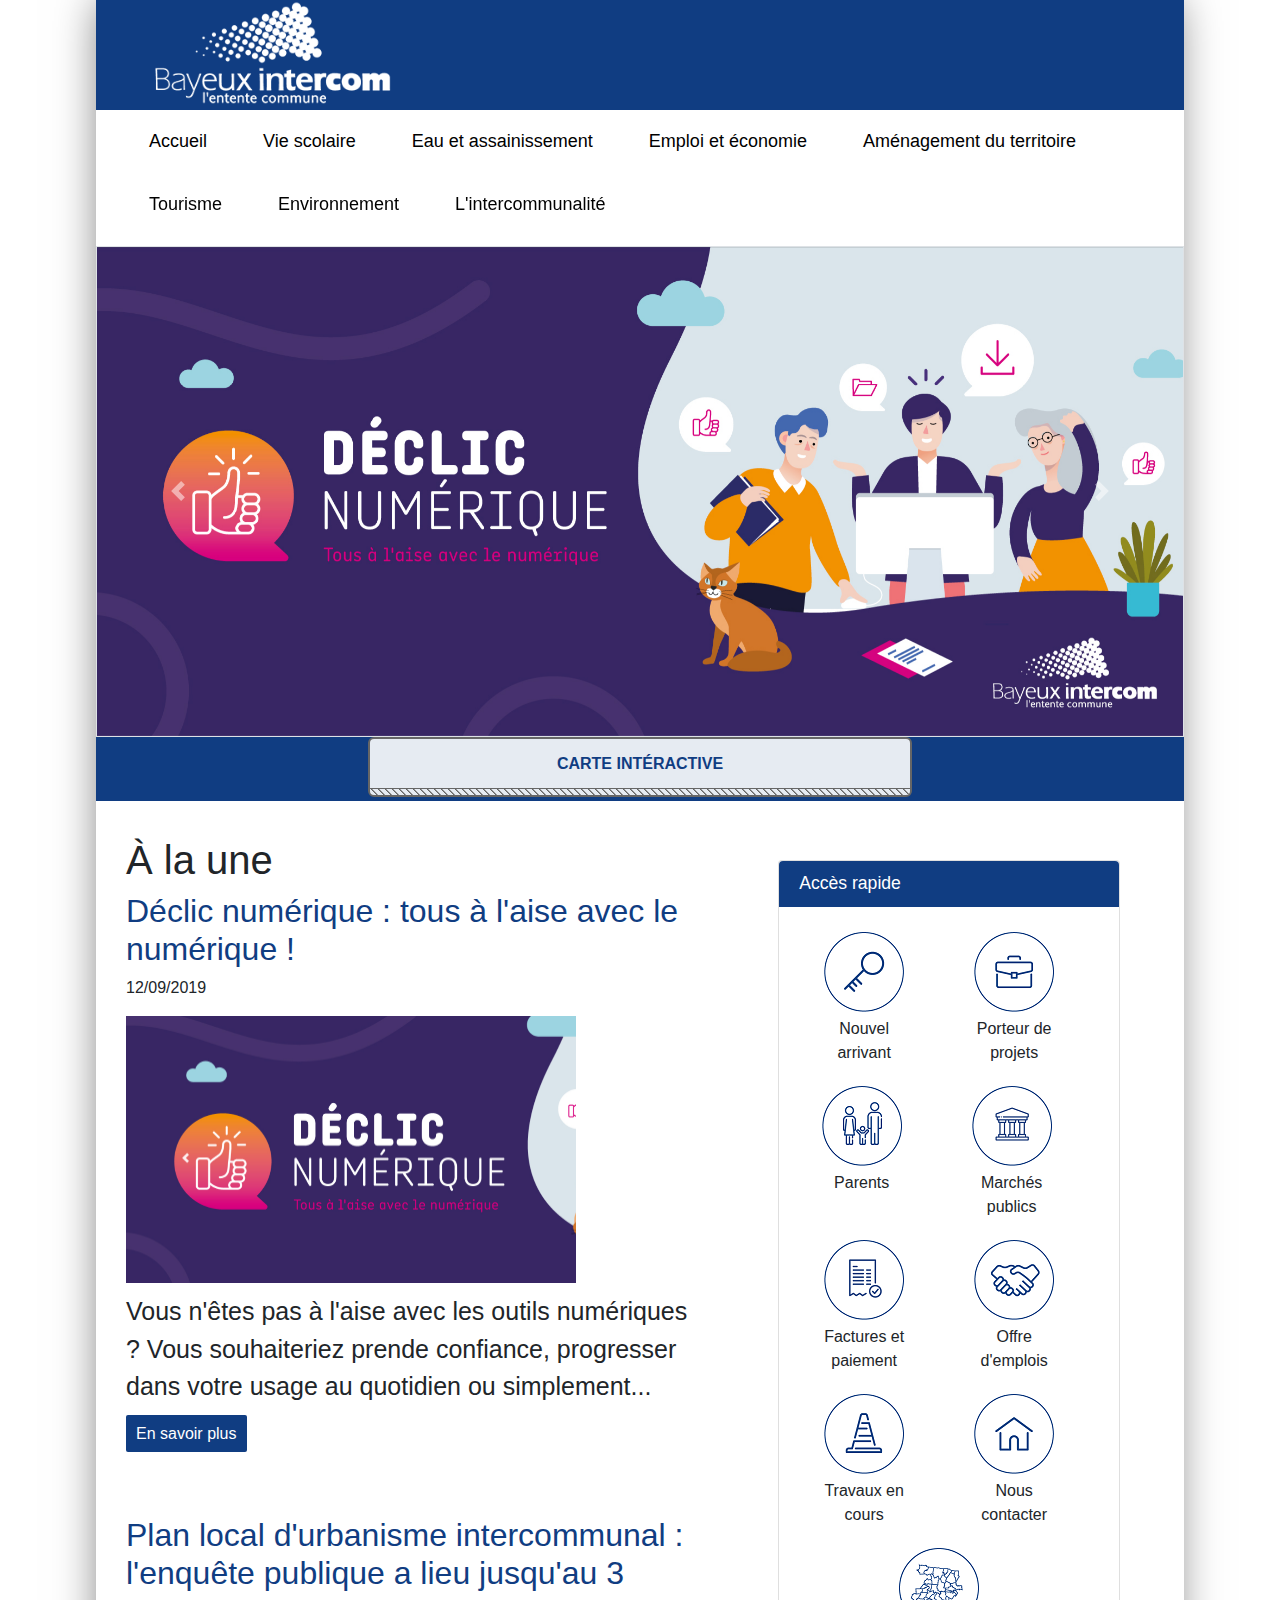
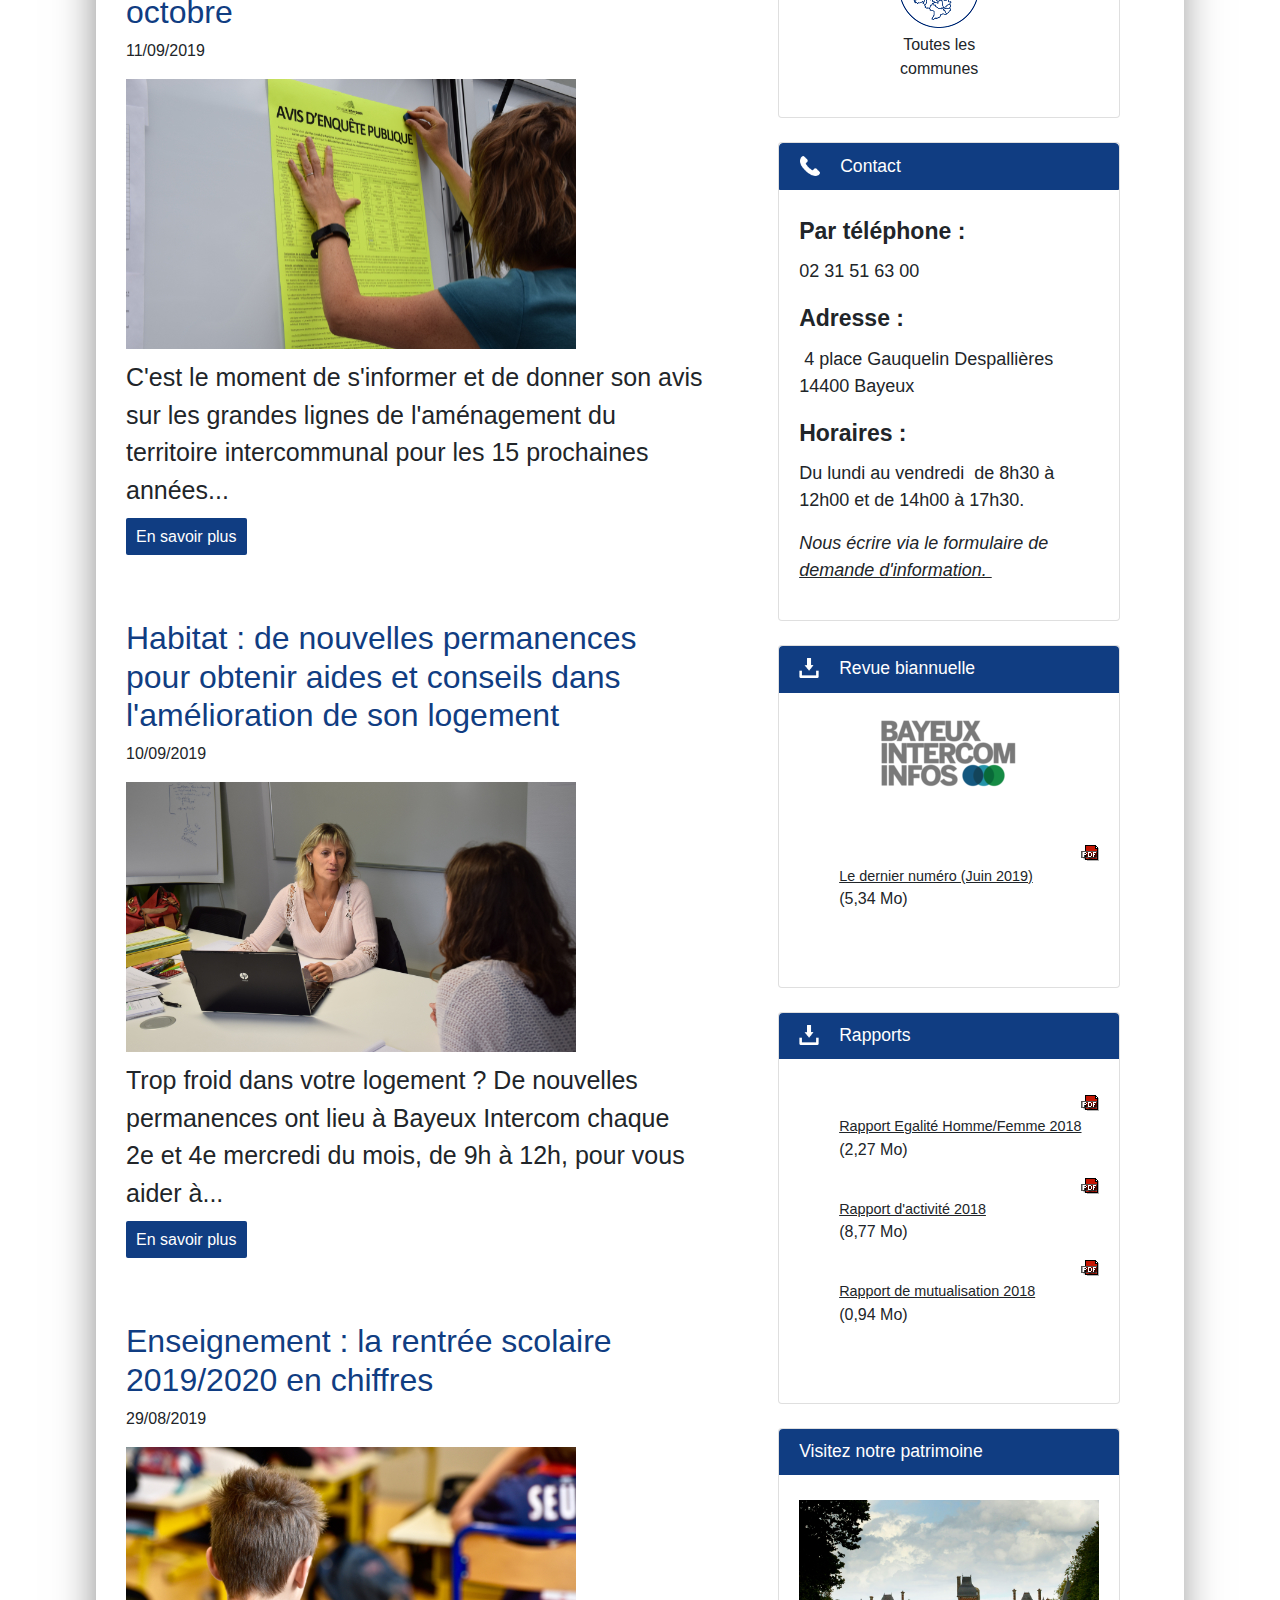
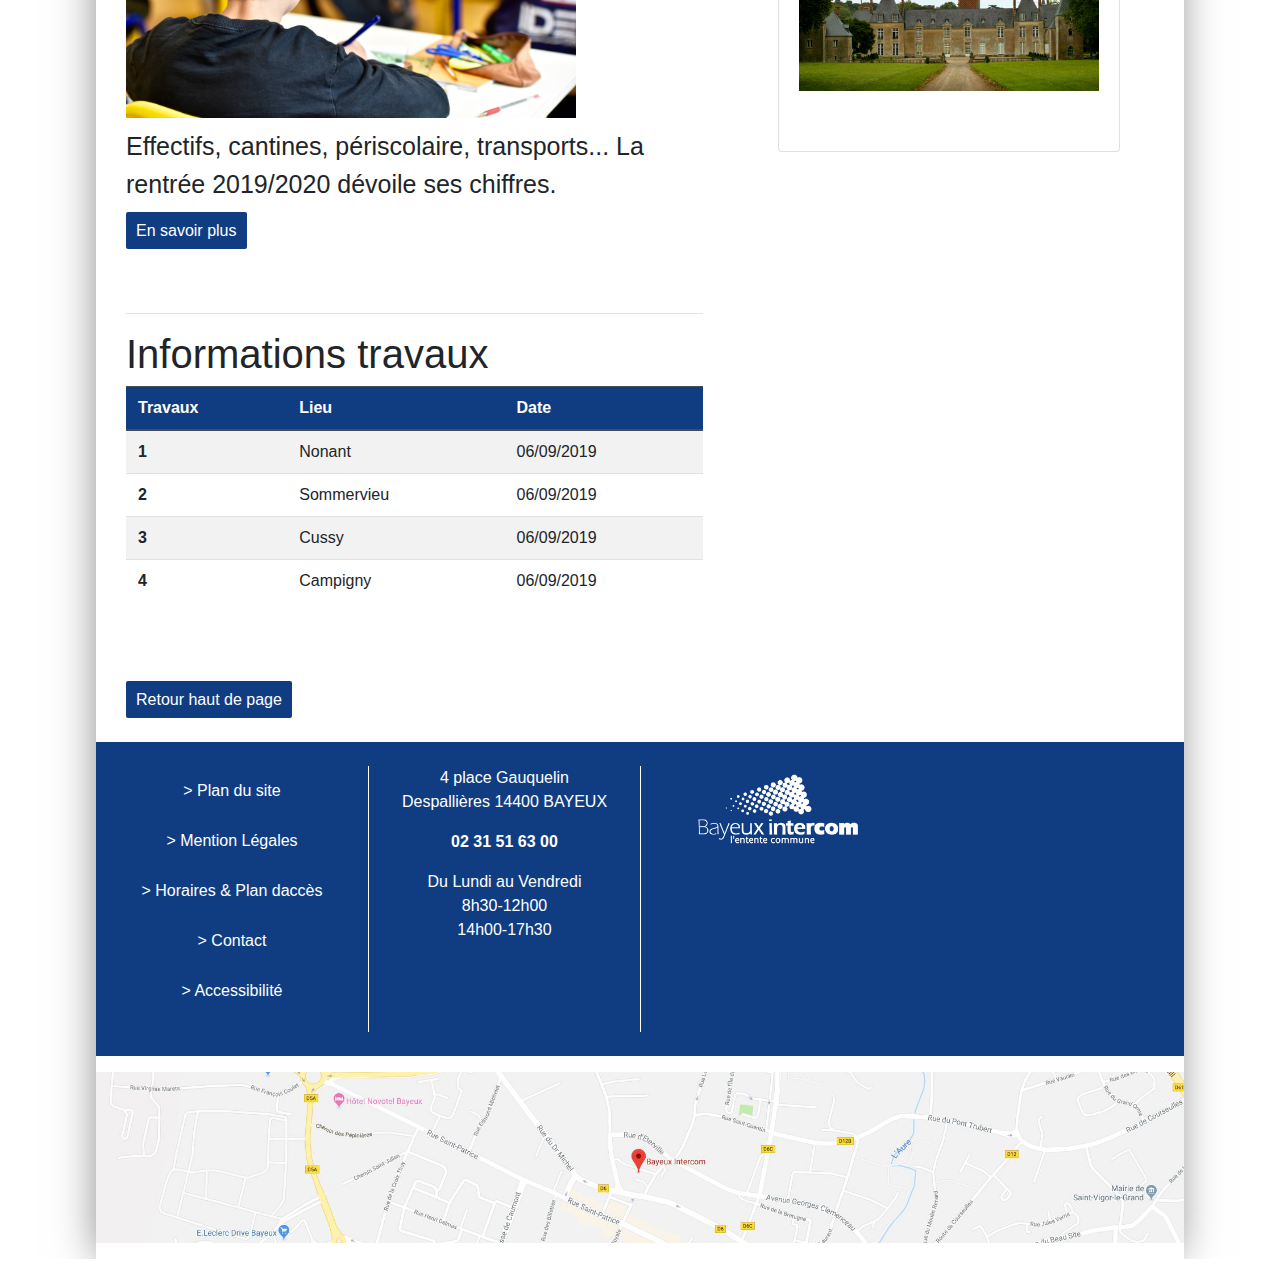
<file: index.html>
<html>

<head>
    <link rel="stylesheet" href="https://stackpath.bootstrapcdn.com/bootstrap/4.3.1/css/bootstrap.min.css" integrity="sha384-ggOyR0iXCbMQv3Xipma34MD+dH/1fQ784/j6cY/iJTQUOhcWr7x9JvoRxT2MZw1T"
        crossorigin="anonymous">
    <meta http-equiv="Content-Type" content="text/html; charset=UTF-8" />
    <link rel="shortcut icon" href="./Ressources/img/favicon-96x96.png" type="image/png">
    <link rel="stylesheet" type="text/css" href="Sources/css/accueil.css" media="all">
    <link rel="stylesheet" type="text/css" href="Sources/css/menu.css" media="all">
    <link rel="stylesheet" type="text/css" href="Sources/css/designCommun.css" media="all">

    <link rel="stylesheet" type="text/css" href="Sources/css/map.css" media="all">

    <link rel="stylesheet" type="text/css" href="Sources/css/boutonApparitionCarte.css" media="all">
    <script src="https://ajax.googleapis.com/ajax/libs/jquery/1.7.2/jquery.min.js"></script>
    <script src="https://maxcdn.bootstrapcdn.com/bootstrap/3.4.0/js/bootstrap.min.js"></script>




</head>

<body class="SoumisBandesBlanches">
    <header id="banner" class="banderole">
        <div class="intercom">
            <img id="logo-blanc" src="./Ressources/img/logo-blanc.png" alt="logo Bayeux intercom"></img>
        </div>

    </header>



    <div class="menu row" role="navigation" aria-label="Menu principal">
        <ul>
            <li><a href="/">Accueil</a></li>
            <li class="vie-scolaire menu-dropdown-icon"><a href="/vie-scolaire/"><span class="Overline">Vie scolaire</span></a>
                <ul class="level2">
                    <li class="hightlight-line"></li>
                    <li><a href="/vie-scolaire/espace-famille/">Espace famille</a></li>
                    <li><a href="/vie-scolaire/inscriptions/">Inscriptions</a>
                        <ul class="level3">
                            <li><a href="/vie-scolaire/inscriptions/inscriptions-scolaires/">Inscriptions scolaires</a></li>
                            <li><a href="/vie-scolaire/inscriptions/inscription-periscolaire/">Inscriptions
                                    périscolaires</a></li>
                        </ul>
                    </li>
                    <li><a href="/vie-scolaire/etablissements-scolaires/">Établissements</a>
                        <ul class="level3">
                            <li><a href="/vie-scolaire/etablissements-scolaires/les-ecoles-elementaires/">Ecoles
                                    publiques</a></li>
                            <li><a href="/vie-scolaire/etablissements-scolaires/les-ecoles-privees/">Ecoles privées</a></li>
                        </ul>
                    </li>
                    <li><a href="/vie-scolaire/restauration-scolaire/">Restauration</a>
                        <ul class="level3">
                            <li><a href="/vie-scolaire/restauration-scolaire/les-menus/">Menus</a></li>
                            <li><a href="/vie-scolaire/restauration-scolaire/les-produits/">Produits et éveil à la
                                    nutrition</a></li>
                            <li><a href="/vie-scolaire/restauration-scolaire/les-allergies-alimentaires/">Allergies
                                    alimentaires</a></li>
                        </ul>
                    </li>
                    <li><a href="/vie-scolaire/vie-scolaire-et-periscolaire/">Vie scolaire et périscolaire</a>
                        <ul class="level3">
                            <li><a href="/vie-scolaire/vie-scolaire-et-periscolaire/laccueil-periscolaire/">Accueil
                                    périscolaire</a></li>
                            <li><a href="/vie-scolaire/vie-scolaire-et-periscolaire/le-reglement-periscolaire/">Règlement
                                    périscolaire</a></li>
                            <li><a href="/vie-scolaire/vie-scolaire-et-periscolaire/loisirs-et-animations-scolaires/">Loisirs
                                    et animations scolaires</a></li>
                        </ul>
                    </li>
                    <li><a href="/vie-scolaire/tarifs/">Tarifs des accueils périscolaires</a>
                        <ul class="level3">
                            <li><a href="/vie-scolaire/tarifs/tarifs-de-la-restauration-scolaire/">Tarifs de la
                                    restauration
                                    scolaire</a></li>
                            <li><a href="/vie-scolaire/tarifs/tarifs-des-accueils-matin-et-soir-et-de-letude-surveillee/">Tarifs
                                    des accueils matin et soir et de l'étude surveillée</a></li>
                            <li><a href="/vie-scolaire/tarifs/mode-de-paiement/">Modes de paiement</a></li>
                        </ul>
                    </li>
                    <li><a href="/vie-scolaire/calendrier-2019-2020/">Calendrier 2019-2020</a></li>
                    <li><a href="/vie-scolaire/transports-scolaires/">Transports scolaires</a></li>
                </ul>
            </li>
            <li class="eau"><a href="/eau-et-assainissement/"><span class="Overline">Eau et assainissement</span></a>
                <ul class="level2">
                    <li class="hightlight-line"></li>
                    <li><a href="/eau-et-assainissement/facturation/">Facturation</a>
                        <ul class="level3">
                            <li><a href="/eau-et-assainissement/facturation/comprendre-ma-facture-et-son-paiement/">Comprendre
                                    ma facture et son paiement</a></li>
                            <li><a href="/eau-et-assainissement/facturation/les-prix-et-tarifs/">Les prix et tarifs</a></li>
                            <li><a href="/eau-et-assainissement/facturation/souscrireresilier-un-contrat/">Souscrire/résilier
                                    un contrat</a></li>
                        </ul>
                    </li>
                    <li><a href="/eau-et-assainissement/eau-potable/">Eau potable</a>
                        <ul class="level3">
                            <li><a href="/eau-et-assainissement/eau-potable/raccordement/">Raccordement</a></li>
                            <li><a href="/eau-et-assainissement/eau-potable/lire-mon-compteur/">Lire mon compteur</a></li>
                            <li><a href="/eau-et-assainissement/eau-potable/qualite-de-leau/">Qualité de l'eau</a></li>
                            <li><a href="/eau-et-assainissement/eau-potable/preservation-de-la-ressource-en-eau/">Préservation
                                    de la ressource en eau</a></li>
                            <li><a href="/eau-et-assainissement/eau-potable/les-equipements-deau-potable/">Les
                                    équipements
                                    d'eau potable</a></li>
                        </ul>
                    </li>
                    <li><a href="/eau-et-assainissement/assainissement-collectif/">Assainissement collectif</a>
                        <ul class="level3">
                            <li><a href="/eau-et-assainissement/assainissement-collectif/raccordement0/">Raccordement</a>
                            </li>
                            <li><a href="/eau-et-assainissement/assainissement-collectif/confirmite-des-rejets/">Conformité
                                    des rejets</a></li>
                            <li><a href="/eau-et-assainissement/assainissement-collectif/les-equipements-dassainissement/">Les
                                    équipements d'assainissement</a></li>
                        </ul>
                    </li>
                    <li><a href="/eau-et-assainissement/assainissement-non-collectif/">Assainissement non collectif</a>
                        <ul class="level3">
                            <li><a href="/eau-et-assainissement/assainissement-non-collectif/mon-projet-dinstallation/">Mon
                                    projet d'installation</a></li>
                            <li><a href="/eau-et-assainissement/assainissement-non-collectif/les-aides-financieres/">Les
                                    aides financières</a></li>
                            <li><a href="/eau-et-assainissement/assainissement-non-collectif/assistance-et-conseils/">Assistance
                                    et conseils</a></li>
                            <li><a href="/eau-et-assainissement/assainissement-non-collectif/les-controles-dinstallation/">Les
                                    contrôles d'installation</a></li>
                        </ul>
                    </li>
                    <li><a href="/eau-et-assainissement/defense-incendie/">Défense incendie</a></li>
                    <li><a href="/eau-et-assainissement/contact-et-numeros-durgence/">Contact et numéros d'urgence</a></li>
                    <li><a href="/eau-et-assainissement/formulaires-eau-et-assainissement/">Formulaires eau et
                            assainissement</a></li>
                </ul>
            </li>
            <li class="emploi"><a href="/emploi-et-economie/notre-equipe/"><span class="Overline">Emploi et économie</span></a>
                <ul class="level2">
                    <li class="hightlight-line"></li>
                    <li><a href="/emploi-et-economie/environnement-economique/un-environnement-economique-dynamique/">Environnement
                            économique</a>
                        <ul class="level3">
                            <li><a href="/emploi-et-economie/environnement-economique/un-environnement-economique-dynamique/">Un
                                    environnement économique dynamique</a></li>
                            <li><a href="/emploi-et-economie/environnement-economique/secteurs-dactivites/">Secteurs
                                    d'activité</a></li>
                        </ul>
                    </li>
                    <li><a href="/emploi-et-economie/creer/">Créer</a>
                        <ul class="level3">
                            <li><a href="/emploi-et-economie/creer/pepiniere-dentreprise-et-espace-de-coworking/">Pépinière
                                    d'entreprise et espace de coworking</a></li>
                            <li><a href="/emploi-et-economie/creer/conseil-et-orientation/">Conseil et orientation</a></li>
                            <li><a href="/emploi-et-economie/creer/accompagnement-financier/">Accompagnement financier</a>
                            </li>
                        </ul>
                    </li>
                    <li><a href="/emploi-et-economie/simplanter-et-se-developper/">S'implanter et se développer</a>
                        <ul class="level3">
                            <li><a href="/emploi-et-economie/simplanter-et-se-developper/zones-dactivites/">Zones
                                    d'activités</a></li>
                            <li><a href="/emploi-et-economie/creer/pepiniere-dentreprise-et-espace-de-coworking/">Pépinière
                                    d'entreprise et espace de coworking</a></li>
                            <li><a href="/emploi-et-economie/simplanter-et-se-developper/ateliers-relais/">Ateliers
                                    relais</a></li>
                        </ul>
                    </li>
                    <li><a href="/emploi-et-economie/vie-commerciale/">Vie commerciale</a>
                        <ul class="level3">
                            <li><a href="/emploi-et-economie/vie-commerciale/un-reseau-dacteurs/">Un réseau d'acteurs</a>
                            </li>
                            <li><a href="/emploi-et-economie/vie-commerciale/legislation-relative-aux-commerces/">Législation
                                    relative aux commerces</a></li>
                        </ul>
                    </li>
                    <li><a href="/emploi-et-economie/emploi/un-bassin-pour-lemploi/">Emploi</a>
                        <ul class="level3">
                            <li><a href="/emploi-et-economie/emploi/un-bassin-pour-lemploi/">Un bassin pour l'emploi</a>
                            </li>
                            <li><a href="/emploi-et-economie/emploi/accompagnateurs-pour-lemploi/">Accompagnateurs pour
                                    l'emploi</a></li>
                        </ul>
                    </li>
                    <li><a href="/emploi-et-economie/notre-equipe/">Notre équipe</a></li>
                </ul>
            </li>
            <li class="amenagement"><a href="/amenagement-du-territoire/plui/"><span class="Overline">Aménagement du
                        territoire</span></a>
                <ul class="level2">
                    <li class="hightlight-line"></li>
                    <li><a href="/amenagement-du-territoire/plui/">Plan local d'urbanisme intercommunal</a>
                        <ul class="level3">
                            <li><a href="/amenagement-du-territoire/plui/quest-ce-quun-plui/">Qu'est-ce qu'un PLUI ?</a>
                            </li>
                            <li><a href="/amenagement-du-territoire/plui/comment-est-il-elabore/">Comment est-il
                                    élaboré
                                    ?</a></li>
                            <li><a href="/amenagement-du-territoire/plui/ou-en-sommes-nous/">Où en sommes-nous ?</a></li>
                            <li><a href="/amenagement-du-territoire/plui/consulter-le-dossier-denquete-publique/">Consulter
                                    le dossier d'enquête publique</a></li>
                        </ul>
                    </li>
                    <li><a href="/amenagement-du-territoire/reglement-local-de-publicite-intercommunal/">Règlement
                            local de
                            publicité intercommunal</a>
                        <ul class="level3">
                            <li><a href="/amenagement-du-territoire/reglement-local-de-publicite-intercommunal/quest-ce-quun-rlpi/">Qu'est-ce
                                    qu'un RLPI ?</a></li>
                            <li><a href="/amenagement-du-territoire/reglement-local-de-publicite-intercommunal/avant-derniere-etape-dans-lelaboration-du-rlpi/">Avant
                                    dernière étape dans l'élaboration du RLPI</a></li>
                            <li><a href="/amenagement-du-territoire/reglement-local-de-publicite-intercommunal/comment-contribuer-a-lenquete-publique/">Comment
                                    contribuer à l'enquête publique ?</a></li>
                            <li><a href="/amenagement-du-territoire/reglement-local-de-publicite-intercommunal/consulter-le-dossier-denquete-publique/">Consulter
                                    le dossier d'enquête publique</a></li>
                        </ul>
                    </li>
                    <li><a href="/amenagement-du-territoire/grands-projets/piscine/">Grands équipements</a>
                        <ul class="level3">
                            <li><a href="/amenagement-du-territoire/grands-projets/piscine/">Auréo</a></li>
                            <li><a href="/amenagement-du-territoire/grands-projets/mediatheque/">Les 7 lieux</a></li>
                            <li><a href="/amenagement-du-territoire/grands-projets/vitamines/">Vitamines</a></li>
                        </ul>
                    </li>
                    <li><a href="/amenagement-du-territoire/habitat-et-opah/">Habitat</a>
                        <ul class="level3">
                            <li><a href="/amenagement-du-territoire/habitat-et-opah/opah-de-bayeux-intercom/">Aides
                                    pour
                                    l'amélioration de son logement</a></li>
                            <li><a href="/amenagement-du-territoire/habitat-et-opah/architecte-conseil-du-caue/">Architecte
                                    conseil du CAUE</a></li>
                        </ul>
                    </li>
                </ul>
            </li>
            <li class="tourisme"><a href="/tourisme/"><span class="Overline">Tourisme</span></a>
                <ul class="level2">
                    <li class="hightlight-line"></li>
                    <li><a href="/tourisme/taxe-de-sejour/">Taxe de séjour</a></li>
                    <li><a href="/tourisme/patrimoine-historique/">Patrimoine historique</a></li>
                </ul>
            </li>
            <li class="environnement"><a href="/environnement/"><span class="Overline">Environnement</span></a>
                <ul class="level2">
                    <li class="hightlight-line"></li>
                    <li><a href="/environnement/frelon-asiatique/">Frelon asiatique</a></li>
                    <li><a href="/environnement/jardinage-au-naturel/">Jardinage au naturel</a></li>
                    <li><a href="/environnement/habitat-et-economies-denergie/">Habitat et économies d'énergie</a></li>
                    <li><a href="/environnement/restauration-de-mares/">Restauration de mares</a></li>
                </ul>
            </li>
            <li class="intercommu"><a href="/la-communaute-de-communes/linstitution-communautaire/"><span class="Overline">L'intercommunalité</span></a>
                <ul class="level2">
                    <li class="hightlight-line"></li>
                    <li><a href="/la-communaute-de-communes/linstitution-communautaire/">L'institution communautaire</a>
                        <ul class="level3">
                            <li><a href="/la-communaute-de-communes/linstitution-communautaire/lorganisation-institutionnelle/">La
                                    gouvervance</a></li>
                            <li><a href="/la-communaute-de-communes/linstitution-communautaire/les-competences-statuaires/">Les
                                    compétences statuaires</a></li>
                        </ul>
                    </li>
                    <li><a href="/la-communaute-de-communes/le-conseil-communautaire/">Le Conseil communautaire</a>
                        <ul class="level3">
                            <li><a href="/la-communaute-de-communes/le-conseil-communautaire/les-ordres-du-jour/">Les
                                    ordres
                                    du jour</a></li>
                            <li><a href="/la-communaute-de-communes/le-conseil-communautaire/les-comptes-rendus/">Les
                                    comptes-rendus</a></li>
                        </ul>
                    </li>
                    <li><a href="/la-communaute-de-communes/les-36-communes/">Les 36 communes</a></li>
                    <li><a href="/la-communaute-de-communes/les-services/">Les services</a></li>
                    <li><a href="/la-communaute-de-communes/les-finances/">Les budgets</a></li>
                    <li><a href="/la-communaute-de-communes/marches-publics/">Les marchés publics</a></li>
                    <li><a href="/la-communaute-de-communes/recrutements/">Les recrutements</a></li>
                    <li><a href="/la-communaute-de-communes/nous-contacter/">Nous contacter</a></li>
                </ul>
            </li>
            <img class="logoBayeux zoom zoom-out" src="./Ressources/img/logo-blanc-resp.png" alt="logo Bayeux intercom"></img>
        </ul>
        
    </div>
    <div class="espace-btn-minMenu">
        <button class="minMenu" onclick="minMaxMenu()">Réduire le menu</button>
        <script src="./js/script-minMenu.js"></script>
    </div>








    <!-- DEBUT DU CODE POUR LE CAROUSEL -->

    <div class="container-fluid">
        <div id="myCarousel" class="carousel slide border" data-ride="carousel">
            <div class="carousel-inner">
                <div class="carousel-item active">
                    <img class="d-block w-100" src="./Ressources/img/carousel/declic-numerique.jpg" alt="slide1">
                    <div class="carousel-caption d-none d-sm-block">
                    </div>
                </div>
                <div class="carousel-item">
                    <img class="d-block w-100" src="./Ressources/img/carousel/eco03.jpg" alt="slide2">
                    <div class="carousel-caption d-none d-sm-block">
                    </div>
                </div>
                <div class="carousel-item">
                    <img class="d-block w-100" src="./Ressources/img/carousel/med03.jpg" alt="slide3">
                    <div class="carousel-caption d-none d-sm-block">
                    </div>
                </div>
                <div class="carousel-item">
                    <img class="d-block w-100" src="./Ressources/img/carousel/Tour01.jpg" alt="slide4 ">
                    <div class="carousel-caption d-none d-sm-block">
                    </div>
                </div>
            </div>
            <a class="carousel-control-prev" href="#myCarousel" role="button" data-slide="prev">
                <span class="carousel-control-prev-icon" aria-hidden="true"></span>
                <span class="sr-only">Previous</span>
            </a>
            <a class="carousel-control-next" href="#myCarousel" role="button" data-slide="next">
                <span class="carousel-control-next-icon" aria-hidden="true"></span>
                <span class="sr-only">Next</span>
            </a>
        </div>
    </div>
    <script src="https://code.jquery.com/jquery-3.3.1.slim.min.js"></script>
    <script src="https://cdnjs.cloudflare.com/ajax/libs/popper.js/1.14.3/umd/popper.min.js"></script>
    <script src="https://stackpath.bootstrapcdn.com/bootstrap/4.1.1/js/bootstrap.min.js"></script>


    <!-- FIN DU CODE POUR LE CAROUSEL -->



    <div id="bandeBouttonCarte">
        <div class="center-btn"><button class="btnCarte btn--stripe btn--large" onclick="appelCarte()">Carte
                Intéractive</button></div>
    </div>



    <div id="c1984" class="contenuCarte csc-frame csc-frame-default">
        <div id="c1984" class="frame frame-default frame-type-html frame-layout-0">
            <div class="map my-5" id="map">
                <div class="map__image"><svg id="svg" xmlns="http://www.w3.org/2000/svg" viewBox="0 0 800.04 800.75">
                        <title>map</title><a xlink:href="https://www.bayeux-intercom.fr/tourisme/patrimoine-historique/port-en-bessin/"
                            xlink:title="Port-En-Bessin" id="_38">
                            <path data-name="38" d="M152.46,39.5l30.85,5.31V38.5L233.4,49.79l3.32-8.63L256,47.8l-3,13.6,24.81,4.14v11l2.8,1.74-11.94,33.84-11.44-5.47L256,114.14l-5.47-2.24v6.22l-6.22-4.48-4.73,6.72-5.22-4.23S217,131,215.16,148.48c.74.67,4.61,4.58,4.61,4.58l2.32,14L156,169.75,158.1,146l-17.25-6.3,1-8-4-.66.3-8.83-21.2-6.1V105.5l18.25,4S169.14,88,152.46,39.5Z"
                                transform="translate(-33.38 -37.88)" /></a><a xlink:href="/la-communaute-de-communes/les-36-communes/commes/"
                            xlink:title="Commes" id="_37">
                            <path data-name="37" d="M277.79,65.53,352.5,78s4.8,37.51-7.46,61.79l4.4,27.32-9.38,10.5s-6.86-14.52-11.44-14.93L315.6,173s-20.71-13.06-50.39,11.72c-1.29,1.08-15.81-22.3-43.12-17.63l-2.32-14-4.61-4.58s5.44-23,19.16-32.34l5.22,4.23,4.73-6.72,6.22,4.48V111.9l5.47,2.24,1.24-7.46,11.44,5.47,11.94-33.84-2.8-1.74Z"
                                transform="translate(-33.38 -37.88)" /></a><a xlink:href="/la-communaute-de-communes/les-36-communes/longues-sur-mer/"
                            xlink:title="Longues-sur-Mer" id="_36">
                            <path data-name="36" d="M352.5,78s28.34-4.39,56.06,4.31c0,0,13.4-10.41,38.81,3.65l51.75,3.32L499,103.69l-14.18,49,5.72.5,9.7-9.21,5.22,5-5.72,9.45,17.91,9.7-14.18,16.92-14.93-6.22-15.43,13.44v10.45L450,237.3l-10.4-1.16-11.49-5.06,2.49-16.17-5-3.73s-1.83-12.69-6.22-14.68c0,0-11.93,5.34-18.41,15.43l-10.95.5,1.24,9.45-9.45-2.49-16.17,6.72L351,182.31l-10.95-4.73,9.38-10.5L345,139.77S357.71,104,352.5,78Z"
                                transform="translate(-33.38 -37.88)" /></a><a xlink:href="/la-communaute-de-communes/les-36-communes/manvieux/"
                            xlink:title="Manvieux" id="_35">
                            <path data-name="35" d="M465.75 51.38 520.15 51.38 532.09 58.35 525.62 72.28 525.62 97.66 517.4 108.3 511.44 108.61 505.72 119.56 512.65 125.4 507.42 131.52 497.26 125.4 478.1 150.66 470.14 147.17 484.32 130.25 466.41 120.55 472.13 111.1 466.91 106.12 457.2 115.33 451.48 114.83 465.66 65.82 465.75 51.38z" /></a><a
                            xlink:href="/la-communaute-de-communes/les-36-communes/tracy-sur-mer/" xlink:title="Tracy-sur-Mer"
                            id="_34">
                            <path data-name="34" d="M565.47,96.23H583s6.85,15.75,38.74,20.68L580.9,170.37l2.24,5-18.91,20.4,1.24,3.23-14.93,14.43v8.71l-9.45,2.24v4.73l-10.7-15.92-12.69-6.72-6.22-17.91,19.16-25.25,10.16,6.12,6.51-6.12-8.21-5.85,5.72-10.95,4.72-.25,9.46-10.7V110.16Z"
                                transform="translate(-33.38 -37.88)" /></a><a xlink:href="/la-communaute-de-communes/les-36-communes/arromanches/"
                            xlink:title="Arromanches" id="_33">
                            <path data-name="33" d="M588.4 79.03 565.02 109.6 618.43 129.26 631.36 85.22 588.4 79.03z" /></a><a
                            xlink:href="/la-communaute-de-communes/les-36-communes/saint-comes-de-fresne/" xlink:title="Saint-Côme-de-Fresné"
                            id="_32">
                            <path data-name="32" d="M631.36 85.22 679.05 85.22 676.73 139.63 672.08 148.58 687.68 159.53 684.36 165.17 690 170.15 668.43 196.35 669.76 201 653.51 218.25 658.48 225.88 645.21 238.15 636.59 232.26 636.59 199.42 633.11 186.98 636.59 183.75 625.64 175.29 626.88 168.07 614.94 150.66 620.42 138.96 614.94 136.97 631.36 85.22z" /></a><a
                            xlink:href="/la-communaute-de-communes/les-36-communes/ryes/" xlink:title="Ryes" id="_31">
                            <path data-name="31" d="M617.39 129.26 565.02 109.6 547.52 132.49 549.76 137.47 530.85 157.87 532.09 161.11 517.16 175.54 517.16 184.25 507.71 186.48 507.96 200.67 496.51 216.59 501.12 223.31 491.54 232.01 498.75 240.22 512.19 235.5 534.96 249.88 540.8 248.19 560.2 264.27 573.64 265.11 579.36 269.58 614.94 255.78 643.22 253.05 645.21 238.15 636.59 232.26 636.59 199.42 633.11 186.98 636.59 183.75 625.64 175.29 626.88 168.07 614.94 150.66 620.42 138.96 614.94 136.97 617.39 129.26z" /></a><a
                            xlink:href="/la-communaute-de-communes/les-36-communes/le-manoir/" xlink:title="Le Manoir"
                            id="_30">
                            <path data-name="30" d="M676.59,290.93l-1.65,12.3h5.31l-.66,10.95h-2.65l-.66,9,11.93,2.24-.65,10h13.27v7.3h7.3l1.33-9.29h4.84l9.09,3v3.32l10-1.33v-3.65l14.93-.33v2l11.61.66L761.19,352h-4l-.33,7.3h4.31v21.89h3.32l1.33,13.27-28.86-10-11.61,10-2-12.27h-3.32l-.33,5.64-25.54-1.33s1,12.89-16.59,10.95l-3.65-16.59-10.49-1.66v-6.63l-17-4.64v-7.3H633.14l-2.32-9h-7l-1.66-5.31h6l-3-9-8-3-11.94,5-10.95-9,6.42-6L591,312.85l21.73-5.39L647,293.75Z"
                                transform="translate(-33.38 -37.88)" /></a><a xlink:href="/la-communaute-de-communes/les-36-communes/vienne-en-bessin/"
                            xlink:title="Vienne-en-Bessin" id="_28">
                            <path data-name="28" d="M571.9 301.51 583.84 296.54 591.8 299.52 594.79 308.48 588.82 308.48 590.48 313.79 597.44 313.79 599.77 322.74 613.03 322.74 613.03 330.04 630.08 334.69 630.08 341.32 640.57 342.98 644.22 359.57 621.16 364.38 607.98 373.33 606.98 372.09 622.66 359.57 615.19 357.16 605.64 364.44 602 369.1 600.93 378.81 557.64 365.12 542.03 364.62 531.84 359.57 514.18 359.57 507.96 355.17 491.54 356.42 491.54 339.75 496.26 330.04 536.74 330.04 536.74 317.11 555.31 314.57 571.9 301.51z" /></a><a
                            xlink:href="/la-communaute-de-communes/les-36-communes/esquay-sur-seulles/" xlink:title="Esquay-sur-Seules"
                            id="_27">
                            <path data-name="27" d="M644.22 440.53 637.83 435.53 643.22 420.86 644.22 414.63 624.4 396.72 624.4 391.91 617.68 386.77 604.99 382.29 607.73 397.72 600.93 404.93 588.82 404.93 586.83 389.13 579.12 381.79 571.9 389.13 568.67 397.72 559.21 380.55 552.74 389.75 544.53 386.77 541.41 389.26 475.61 383.04 491.54 371.34 485.81 370.1 486.81 365.62 491.54 356.42 507.96 355.17 514.18 359.57 531.84 359.57 542.03 364.62 557.64 365.12 600.93 378.81 602 369.1 603.65 365.88 615.19 357.16 622.66 359.57 606.98 372.09 607.98 373.33 621.16 364.38 631.9 362.88 667.77 402.36 644.22 440.53z" /></a><a
                            xlink:href="/la-communaute-de-communes/les-36-communes/vaux-sur-seulles/" xlink:title="Vaux-sur-Seulles"
                            id="_26">
                            <path data-name="26" d="M644.22 440.53 638.91 449.13 617.02 438.52 590.15 484.3 583.84 485.63 581.52 489.27 546.02 472.02 488.8 434.79 499.75 407.67 491.54 400.2 497.26 385.27 539.65 389.64 544.53 386.77 552.74 389.75 559.21 380.55 568.67 397.72 571.9 389.13 579.12 381.79 586.83 389.13 588.82 404.93 599.4 404.93 607.73 397.72 604.99 382.29 617.68 386.77 624.4 391.91 624.4 396.72 644.22 414.63 637.83 435.53 644.22 440.53z" /></a><a
                            xlink:href="/la-communaute-de-communes/les-36-communes/nonant/" xlink:title="Nonant" id="_25">
                            <path data-name="25" d="M579.4,509.9l-6.3,9.29,2.32,20.57-5.64,3.65-1.33,16.92s6.55,12.45,16.69,6.94c1.56-1,13.17-3.62,13.17-3.62l7.3,7.3-4.31,8.29-12.61,9,.78,13.27-36.83,12.65-26.24,26-28.11,9.45L482.87,610l4.48-2.24-7.22-28.11V565.22h-2.49v-10h-2.49V541.09l3.93-2,28.41-.52,4,8.46H539.1v-4.48h-4l-3.73-13.19-3.73-1.74-.5-6.47,6.22-8.21-3.73-6,9.45-22.77Z"
                                transform="translate(-33.38 -37.88)" /></a><a xlink:href="/la-communaute-de-communes/les-36-communes/conde-sur-seulles/"
                            xlink:title="Condé-sur-Seulles" id="_24">
                            <path data-name="24" d="M556.09 563.58 566.59 579.17 564.93 599.74 553.32 610.03 553.99 620.31 510.69 624.37 505.72 618.49 492.28 628.11 484.82 621.39 476.36 632.34 460.19 630.84 452.48 622.63 463.62 608.37 464.92 611.68 493.03 602.23 519.27 576.24 556.09 563.58z" /></a><a
                            xlink:href="/la-communaute-de-communes/les-36-communes/chouain/" xlink:title="Chouain" id="_23">
                            <path data-name="23" d="M553.99 620.31 559.96 622.63 559.63 638.89 564.93 641.87 563.94 653.15 549.01 657.8 539.06 681.35 504.23 703.24 483.08 652.99 474.37 657.71 468.4 651.99 468.4 648.01 461.43 637.06 460.19 630.84 476.36 632.34 484.82 621.39 492.28 628.11 505.72 618.49 510.69 624.37 553.99 620.31z" /></a><a
                            xlink:href="/la-communaute-de-communes/les-36-communes/juaye-mondaye/" xlink:title="Juaye-Mondaye"
                            id="_22">
                            <path data-name="22" d="M465.2,668.72l10-19.16,18.41,19.16.89,4.45,7.32,12.72v4l6,5.72,8.71-4.73,21.15,50.26-.66,6.3a23.83,23.83,0,0,1-21.36.58c-.16-.1-12.1-8.4-27.08-10.2l-21.56,14.93-14.26-2L455,763,443.72,787.9H435.1l-7,8-6.63-3.65-15.59,11.61-.66-3.65-10.95-1,.33,7H384l-4.31-8-24.88,21.89-22.89-6.3,5.64-6-4.31-6,3.32-1.66,1-5.31,3.68-.26,8.88-16.35-.29-7.93,6.3-.33,4.31-5.64-1.66-6.63,2.69-1.61.3-54.78s-19.63-10.64-55.07-13.6c0,0,6.52-15-9-17.25,0,1.29.33-8.63.33-8.63l16.09-48.1,16.42,1.49,3-16.42h3.48v-10h11.44v-3.48L359,587.61,354.74,601l4.23,6.47L358,613h24.88l-5,13.68,45.86,32.69,26,1.89Z"
                                transform="translate(-33.38 -37.88)" /></a><a xlink:href="/la-communaute-de-communes/les-36-communes/arganchy/"
                            xlink:title="Arganchy" id="_21">
                            <path data-name="21" d="M199.69 605.71 205.66 598.08 204.67 591.12 199.36 591.12 192.73 574.86 198.15 570.01 204.17 571.63 222.58 536.91 219.98 533.22 218.35 511.17 222.58 505.94 224.08 494.75 242.49 489.27 258.41 489.27 259.16 485.51 260.65 487.29 280.55 487.29 280.55 501.96 292 492.01 295.1 500.72 312.15 503.95 304.19 521.12 319.12 525.6 332.31 525.6 332.28 536.91 329.82 536.3 325.59 549.73 315.14 547.5 315.14 550.98 303.69 550.98 303.69 560.93 300.21 560.93 297.22 577.35 280.8 575.86 264.71 623.96 242.49 615.34 242.49 618.98 232.2 615.67 228.56 622.96 199.69 605.71z" /></a><a
                            xlink:href="/la-communaute-de-communes/les-36-communes/subles/" xlink:title="Subles" id="_20">
                            <path data-name="20" d="M231.53,607.89l-5.42-4.44-1.66-8.63h-9.29l-1.33-8-12.94-1.66,4.64-8.29,5,.66.33-5,9-3.4-.25-7.46,7-14.68-10-30.1s1-19.07,21.4-15.43l6.72-4.23,38.56,22.14h5.47l3.73,3.94-.75,3.77H275.87l-18.41,5.47L256,543.82,251.73,549l1.63,22,2.6,3.7-18.41,34.72Z"
                                transform="translate(-33.38 -37.88)" /></a><a xlink:href="/la-communaute-de-communes/les-36-communes/agy0"
                            xlink:title="Agy" id="_19">
                            <path data-name="19" d="M86.43,573.81,91,570.94l8.46-23.88,19.16-27.62v8.21L140.52,510l18.66,13.4,49.26,3.27,8.21-9.7,10,30.1-7,14.68.25,7.46-9,3.4L198.9,560.33s-24.54,23.93-55.07,21.89l-5.31-4.31-12.61,13.93L104,571.61,93.41,582.22Z"
                                transform="translate(-33.38 -37.88)" /></a><a xlink:href="/la-communaute-de-communes/les-36-communes/campigny/"
                            xlink:title="Campigny" id="_18">
                            <path data-name="18" d="M71.19,448.2l28.86-1,1,9,6.3-.33,22.87-3.73,18.76-.58,14.43,5.72,8.21-1.74v10.95s-20.11,4.27-31.1,43.54l-21.89,17.66v-8.21L99.47,547.06,91,570.94l-4.58,2.86-7.61-9.17,4.31-9L80.81,544.4l-9.62-3-2-7H63.89L50.95,522.51l1.33-3L34,512.22l15.26-37.49-.66-11.61,9.29-2,1.66-4.31,11.28-.66Z"
                                transform="translate(-33.38 -37.88)" /></a><a xlink:href="/la-communaute-de-communes/les-36-communes/cottun/"
                            xlink:title="Cottun" id=_17>
                            <path data-name="17" d="M100,380.53l60-1,30.93-.17,1.74,21.15s7,5.87-1.74,14.43c-.27,1.77-1.74,9.7-1.74,9.7h-6.22l-13.68,10.95,1.08,20.15L163,458.25,149,451.52H132.53l-25.19,4.31L103,423l2.65-.33-4-7,1.66-15.92Z"
                                transform="translate(-33.38 -37.88)" /></a><a xlink:href="/la-communaute-de-communes/les-36-communes/cussy/"
                            xlink:title="Cussy" id="_16">
                            <path data-name="16" d="M177.14 275.64 192.77 282.47 239 302.67 240.25 310.39 215.37 318.6 215.37 327.56 209.65 330.04 206.91 322.83 194.22 324.57 192.98 337.13 157.65 341.49 127.55 340.56 177.14 275.64z" /></a><a
                            xlink:href="/la-communaute-de-communes/les-36-communes/sully/" xlink:title="Sully" id="_14">
                            <path data-name="14" d="M198.78 269.58 185.76 262.37 184.43 254.41 199.36 220.9 206.33 223.56 229.88 194.69 237.51 201.33 243.15 215.59 281.63 208.09 281.96 215.1 296.48 222.31 298.72 267.59 302.7 276.05 284.78 276.55 284.78 274.31 267.37 271.33 259.16 275.06 252.69 272.69 247.22 267.59 236.76 269.58 235.27 277.79 211.64 273.56 210.39 269.58 207.9 267.59 204.17 273.56 198.78 269.58z" /></a><a
                            xlink:href="/la-communaute-de-communes/les-36-communes/vaux-sur-aure/" xlink:title="Vaux-sur-Aure"
                            id="_13">
                            <path data-name="13" d="M315.6,173l11.94-9.72s4.79-2.86,12.52,14.31L351,182.31l14.68,43.79,16.17-6.72,9.45,2.49-1.24-9.45,10.95-.5s12.8-14.93,18.41-15.43c0,0,3-.69,6.22,14.68l5,3.73-2.49,16.17,11.49,5.06-19.7,26.78,1.24,23.14-4.73,3,2.49,3.48v5.22h-2l-.75,14.18,2.74,2-3,11.44-34.33-9.7-17.42,2.24-28.11-4-4-8.46-2.24-45.28L315.34,253l-.34-7s15.64-13,11-30.38c-.43-.94-2.42-16.86-2.42-16.86l-9-2Z"
                                transform="translate(-33.38 -37.88)" /></a><a xlink:href="/la-communaute-de-communes/les-36-communes/saint-vigor-le-grand/"
                            xlink:title="Saint-Vigor-le-Grand" id="_12">
                            <path data-name="12" d="M406.24 198.27 414.99 199.42 427.6 214.27 433.24 242.13 442.19 248.77 448.13 248.49 481.15 261.37 475.37 272.98 481.34 277.3 478.1 284.13 480.46 294.43 475.37 299.52 481.34 299.52 481.34 304.5 475.67 306.07 472.71 318.1 466.74 318.1 468.07 330.04 496.26 330.04 491.54 339.75 491.54 356.42 486.81 365.62 485.81 370.1 491.54 371.34 475.61 383.04 475.61 386.77 468.65 386.77 437.55 374.58 436.3 380.8 423.86 377.07 419.14 383.54 381.57 364.63 386.79 354.92 386.79 352.19 382.56 350.94 377.09 339.5 370.23 337.01 372.61 330.04 368.13 316.86 372.86 313.37 368.13 306.41 382.56 287.5 385.55 276.05 382.81 274.06 383.56 259.88 385.55 259.88 385.55 254.66 383.06 251.17 387.79 248.19 386.54 225.05 406.24 198.27z" /></a><a
                            xlink:href="/la-communaute-de-communes/les-36-communes/sommervieu/" xlink:title="Sommervieu"
                            id="_11">
                            <path data-name="11" d="M498.75 240.22 512.19 235.5 534.96 249.88 540.8 248.19 560.2 264.27 573.64 265.11 579.36 269.58 557.64 274.98 567.38 286.58 560.95 292.56 571.9 301.51 555.31 314.57 537.61 316.99 536.74 330.04 468.07 330.04 466.82 318.79 472.71 318.1 475.67 306.07 481.34 304.5 481.34 299.52 475.37 299.52 480.46 294.43 478.1 284.13 481.34 277.3 475.37 272.98 484.32 257.06 493.94 257.72 498.75 240.22z" /></a><a
                            xlink:href="/la-communaute-de-communes/les-36-communes/bayeux/" xlink:title="Bayeux" id="_10">
                            <path data-name="10" d="M320.61 368.86 283.04 378.81 280.55 344.97 286.28 344.97 295.48 304.42 295.48 289.49 302.7 276.05 330.81 280.03 348.23 277.79 382.56 287.5 368.13 306.41 372.86 313.37 368.13 316.86 372.61 330.04 370.23 337.01 377.09 339.5 382.56 350.94 386.79 352.19 386.79 354.92 381.57 364.63 419.14 383.54 425.11 389.01 422.12 394.48 425.11 395.98 422.12 400.95 427.35 404.43 424.36 413.64 419.14 412.15 413.66 424.09 398.98 410.54 390.77 411.65 385.05 410.54 386.92 399.21 362.4 399.21 351.46 388.26 345.49 397.72 316.63 396.22 321.61 378.81 320.61 368.86z" /></a><a
                            xlink:href="/la-communaute-de-communes/les-36-communes/saint-loup-hors/" xlink:title="Saint-Loup-Hors"
                            id="_9">
                            <path data-name="9" d="M262.18,392.3s31.76,5.49,40.06,32.34l15.26-8.25L354,406.73l1,10-5,17.42,28.86,1.49-11.44,12.82-4,7.33h-10.2l-1.74,5.47s-4.42,2-11.69,0c-1,.53-39.31,39.56-39.31,39.56l1.49,7.71s-13,4.76-13.22,9.76c0,1.19-5.44,1.19-5.44,1.19L244.77,497.3l5-37.32S254,449.82,271.88,448c0,0,5.25-11,3.48-12.44l-7-5.81-4-8.38Z"
                                transform="translate(-33.38 -37.88)" /></a><a xlink:href="/la-communaute-de-communes/les-36-communes/barbeville/"
                            xlink:title="Barbeville" id="_8">
                            <path data-name="8" d="M226.35,375l1.24-12.56,12.69-1.74,2.74,7.22,5.72-2.49v-9l24.88-8.21h8.21v-5.47h4.48l8,20.9v4.23l-32.1,24.38,2.24,29.11,4,8.38-79.12,7.3V424.65l1.74-9.7s7.48-6.67,1.74-14.43L191,379.36Z"
                                transform="translate(-33.38 -37.88)" /></a><a xlink:href="/la-communaute-de-communes/les-36-communes/ranchy/"
                            xlink:title="Ranchy" id="_7">
                            <path data-name="7" d="M169.38,435.59s12.72-10.95,13.68-10.95h6.22v12.44l79.12-7.3,7,5.81s-1.3,8.3-3.48,12.44c0,0-18.1,2.25-22.14,11.94l-5,37.32L238,501.53s-15.61-5.29-21.4,15.43l-8.21,9.7-48.52-2.74L140.52,510s8.19-36.76,31.1-43.54V455.5l-1.15.24Z"
                                transform="translate(-33.38 -37.88)" /></a><a xlink:href="/la-communaute-de-communes/les-36-communes/monceaux-en-bessin/"
                            xlink:title="Monceaux-en-Bessin" id="_6">
                            <path data-name="6" d="M362.4 399.21 386.92 399.21 385.05 410.54 390.77 411.65 398.98 410.54 398.98 424.09 406.7 426.83 397.74 449.72 429.59 475.09 435.56 475.09 434.06 484.05 438.21 487.21 442.77 497.74 446.75 497.74 445.71 501.24 441.78 503.21 441.78 509.18 414.66 512.16 408.69 509.18 399.73 518.63 397.74 514.9 383.06 523.86 373.61 512.66 368.13 514.65 355.19 491.27 333.8 485.79 333.8 477.33 330.07 476.09 340.76 459.92 342.51 434.79 361.17 422.6 362.4 399.21z" /></a><a
                            xlink:href="/la-communaute-de-communes/les-36-communes/gueron" xlink:title="Guéron" id="_5">
                            <path data-name="5" d="M363.44,455.75l4-7.33,11.44-12.82,6-9.45,10.94,10.95-1.24,23.39-18.66,12.19-1.74,25.13L363.44,514l3.73,1.24v8.46l21.4,5.47,12.94,23.39,5.47-2,9.45,11.2,4.73,23.14-6.22,2.74v-7l-22.64-1-15.43-6.72-1.74,4.23-9.48-2.37,0-11.31H352.5L337.57,559l8-17.17-17.05-3.23-3.1-8.71-11.44,10V525.16H294l-5.22-5.72S286.7,514,302,508.49l-1.49-7.71,39.31-39.56s4.41,2,11.69,0l1.74-5.47Z"
                                transform="translate(-33.38 -37.88)" /></a><a xlink:href="/la-communaute-de-communes/les-36-communes/saint-martin-des-entrees/"
                            xlink:title="Saint-Martin-des-Entrées" id="_4">
                            <path data-name="4" d="M436.3 380.8 437.55 374.58 468.65 386.77 476.65 386.77 476.65 383.14 497.26 385.27 491.54 400.2 499.75 407.67 488.8 434.79 505.72 446.36 496.26 469.12 500 475.09 493.78 483.3 494.27 489.77 498.01 491.51 501.74 504.7 505.72 504.7 505.72 509.18 478.1 509.18 474.12 500.72 445.71 501.24 446.75 497.74 442.77 497.74 439.29 488.03 434.06 484.05 435.56 475.09 429.59 475.09 397.74 449.72 406.7 426.83 398.98 424.09 398.98 410.54 413.66 424.09 419.14 412.15 424.36 413.64 427.35 404.43 422.12 400.95 425.11 395.98 422.12 394.48 425.11 389.01 419.14 383.54 423.86 377.07 436.3 380.8z" /></a><a
                            xlink:href="/la-communaute-de-communes/les-36-communes/ellon/" xlink:title="Ellon" id="_3">
                            <path data-name="3" d="M381.57 549.73 387.79 547 383.06 523.86 397.74 514.9 399.73 518.63 408.69 509.18 414.66 512.16 441.78 509.18 441.78 517.39 444.26 517.39 444.26 527.34 446.75 527.34 446.75 541.77 453.97 569.89 449.49 572.13 463.62 608.37 452.48 622.63 441.78 611.68 431.82 630.84 417.6 623.96 390.36 621.49 344.5 588.8 349.47 575.11 324.59 575.11 325.59 569.64 321.36 563.17 329.82 536.3 341.76 539.28 343.5 535.05 358.93 541.77 381.57 542.77 381.57 549.73z" /></a><a
                            xlink:href="/la-communaute-de-communes/les-36-communes/magny-en-bessin/" xlink:title="Magny-en-Bessin"
                            id="_2">
                            <path data-name="2" d="M416.65 199.42 439.79 164.84 439.79 154.39 455.21 140.95 478.1 150.66 484.32 168.57 497.01 175.29 507.71 191.21 507.96 200.67 496.51 216.59 501.12 223.31 491.54 232.01 498.75 240.22 493.94 257.72 484.32 257.06 481.15 261.37 448.98 248.82 442.19 248.77 433.24 242.13 427.6 214.27 414.99 199.42 416.65 199.42z" /></a><a
                            xlink:href="/la-communaute-de-communes/les-36-communes/vaucelles/" xlink:title="Vaucelles"
                            id="_1">
                            <path data-name="1" d="M226.15,320.35l6-12.89,5.39,4,3.73-6,2.49,2,1.24,4,23.64,4.23,1.49-8.21,10.45-2,5.47,5.1,6.47,2.36,8.21-3.73,17.42,3v2.24l17.91-.5-7.22,13.44v14.93l-9.21,40.55h-5.72l2.49,33.84-14.18,8s-4.88-23.87-40.06-32.34c.92.18,32.1-24.38,32.1-24.38v-4.23l-8-20.9h-4.48v5.47h-8.21l-1.24-7.71Z"
                                transform="translate(-33.38 -37.88)" /></a>
                    </svg></div>
                <div class="map__list">
                    <ul>
                        <li><a href="/la-communaute-de-communes/les-36-communes/agy0" id="list_19">Agy</a></li>
                        <li><a href="/la-communaute-de-communes/les-36-communes/arganchy/" id="list_21">Arganchy</a></li>
                        <li><a href="/la-communaute-de-communes/les-36-communes/arromanches/" id="list_33">Arromanches</a></li>
                        <li><a href="/la-communaute-de-communes/les-36-communes/barbeville/" id="list_8">Barbeville</a></li>
                        <li><a href="/la-communaute-de-communes/les-36-communes/bayeux/" id="list_10">Bayeux</a></li>
                        <li><a href="/la-communaute-de-communes/les-36-communes/campigny/" id="list_18">Campigny</a></li>
                        <li><a href="/la-communaute-de-communes/les-36-communes/chouain/" id="list_23">Chouain</a></li>
                        <li><a href="/la-communaute-de-communes/les-36-communes/commes/" id="list_37">Commes</a></li>
                        <li><a href="/la-communaute-de-communes/les-36-communes/conde-sur-seulles/" id="list_24">Condé-sur-Seulles</a></li>
                        <li><a href="/la-communaute-de-communes/les-36-communes/cottun/" id="list_17">Cottun</a></li>
                        <li><a href="/la-communaute-de-communes/les-36-communes/cussy/" id="list_16">Cussy</a></li>
                        <li><a href="/la-communaute-de-communes/les-36-communes/ellon/" id="list_3">Ellon</a></li>
                        <li><a href="/la-communaute-de-communes/les-36-communes/esquay-sur-seulles/" id="list_27">Esquay-sur-Seulles</a></li>
                        <li><a href="/la-communaute-de-communes/les-36-communes/gueron" id="list_5">Guéron</a></li>
                        <li><a href="/la-communaute-de-communes/les-36-communes/juaye-mondaye/" id="list_22">Juyade-Mondaye</a></li>
                        <li><a href="/la-communaute-de-communes/les-36-communes/longues-sur-mer/" id="list_36">Longues-sur-Mer</a></li>
                        <li><a href="/la-communaute-de-communes/les-36-communes/magny-en-bessin/" id="list_2">Magny-en-Bessin</a></li>
                        <li><a href="/la-communaute-de-communes/les-36-communes/le-manoir/" id="list_30">Le Manoir</a></li>
                        <li><a href="/la-communaute-de-communes/les-36-communes/manvieux/" id="list_35">Manvieux</a></li>
                        <li><a href="/la-communaute-de-communes/les-36-communes/monceaux-en-bessin/" id="list_6">Monceaux-en-Bessin</a></li>
                        <li><a href="/la-communaute-de-communes/les-36-communes/nonant/" id="list_25">Nonant</a></li>
                        <li><a href="/la-communaute-de-communes/les-36-communes/port-en-bessin-huppain/" id="list_38">Port-en-bessin</a></li>
                        <li><a href="/la-communaute-de-communes/les-36-communes/ranchy/" id="list_7">Ranchy</a></li>
                        <li><a href="/la-communaute-de-communes/les-36-communes/ryes/" id="list_31">Ryes</a></li>
                        <li><a href="/la-communaute-de-communes/les-36-communes/saint-comes-de-fresne/" id="list_32">Saint-Côme-de-Fresné</a></li>
                        <li><a href="/la-communaute-de-communes/les-36-communes/saint-loup-hors/" id="list_9">Saint-Loup-Hors</a></li>
                        <li><a href="/la-communaute-de-communes/les-36-communes/saint-martin-des-entrees/" id="list_4">Saint-Martin-des-Entrées</a></li>
                        <li><a href="/la-communaute-de-communes/les-36-communes/saint-vigor-le-grand/" id="list_12">Saint-Vigor-Le-Grand</a></li>
                        <li><a href="/la-communaute-de-communes/les-36-communes/sommervieu/" id="list_11">Sommervieu</a></li>
                        <li><a href="/la-communaute-de-communes/les-36-communes/subles/" id="list_20">Subles</a></li>
                        <li><a href="/la-communaute-de-communes/les-36-communes/sully/" id="list_14">Sully</a></li>
                        <li><a href="/la-communaute-de-communes/les-36-communes/tracy-sur-mer/" id="list_34">Tracy-sur-Mer</a></li>
                        <li><a href="/la-communaute-de-communes/les-36-communes/vaucelles/" id="list_1">Vaucelles</a></li>
                        <li><a href="/la-communaute-de-communes/les-36-communes/vaux-sur-aure/" id="list_13">Vaux-sur-Aure</a></li>
                        <li><a href="/la-communaute-de-communes/les-36-communes/vaux-sur-seulles/" id="list_26">Vaux-sur-Seulles</a></li>
                        <li><a href="/la-communaute-de-communes/les-36-communes/vienne-en-bessin/" id="list_28">Vienne-en-bessin</a></li>
                    </ul>
                </div>
            </div>

        </div>

    </div>
    <script src="./js/script-map.js"></script>

    <script language="JavaScript" type="text/javascript" src="./js/script-btnMap.js"></script>
    <script src="./js/postLoadFunctions.js"></script>


    
    <div class="content generalContent row">

        <div id="content_main" class="col-lg-7 contenu-gauche">

            <!--  CONTENT ELEMENT, uid:1582/header [begin] -->
            <div id="c1582" class="csc-frame csc-frame-default csc-space-after-medium">
                <!--  Header: [begin] -->
                <div class="csc-header csc-header-n1">
                    <h1 class="csc-firstHeader">À la une</h1>
                </div>
                <!--  Header: [end] -->
            </div>
            <!--  CONTENT ELEMENT, uid:1582/header [end] -->

            <!--  CONTENT ELEMENT, uid:1583/list [begin] -->
            <div id="c1583" class="csc-frame csc-frame-default">
                <!--  Plugin inserted: [begin] -->






                <div class="news">

                    <!--TYPO3SEARCH_end-->


                    <div class="news-list-view" id="news-container-1583">












                        <!--
            =====================
                Partials/List/Item.html
        -->
                        <div class="article articletype-0" itemscope="itemscope" itemtype="http://schema.org/Article">

                            <!-- header -->
                            <div class="header">
                                <h2>
                                    <a title="Déclic numérique : tous à l'aise avec le numérique !" href="/infos/actualites/news/declic-numerique-tous-a-laise-avec-le-numerique/">
                                        <span itemprop="headline">Déclic numérique : tous à l'aise avec le numérique !</span>
                                    </a>
                                </h2>
                                <p>
                                    <!-- date -->
                                    <span class="news-list-date">
                                        <time itemprop="datePublished" datetime="2019-09-12">
                                            12/09/2019
                                        </time>
                                    </span>
                                </p>

                            </div>


                            <div class="news-img-wrap">
                                <a title="Déclic numérique : tous à l'aise avec le numérique !" href="/infos/actualites/news/declic-numerique-tous-a-laise-avec-le-numerique/">


                                    <img src="./Ressources/img/content/Declic.png" width="450" height="267" alt="Declic nummérique. Tous à l'aise avec le numérique.">




                                </a>
                            </div>



                            <!-- teaser -->
                            <div class="teaser-text">


                                <div itemprop="description">
                                    <p class="bodytext">Vous n'êtes pas à l'aise avec les outils numériques ? Vous
                                        souhaiteriez
                                        prende confiance, progresser dans votre usage au quotidien ou simplement...</p>
                                </div>



                                <a class="more" title="Déclic numérique : tous à l'aise avec le numérique !" href="/infos/actualites/news/declic-numerique-tous-a-laise-avec-le-numerique/">
                                    En savoir plus
                                </a>
                            </div>

                        </div>




                        <!--
            =====================
                Partials/List/Item.html
        -->
                        <div class="article articletype-0" itemscope="itemscope" itemtype="http://schema.org/Article">

                            <!-- header -->
                            <div class="header">
                                <h2>
                                    <a title="Plan local d'urbanisme intercommunal : l'enquête publique a lieu jusqu'au 3 octobre"
                                        href="/infos/actualites/news/plui-rlpi/">
                                        <span itemprop="headline">Plan local d'urbanisme intercommunal : l'enquête
                                            publique a
                                            lieu jusqu'au 3 octobre</span>
                                    </a>
                                </h2>
                                <p>
                                    <!-- date -->
                                    <span class="news-list-date">
                                        <time itemprop="datePublished" datetime="2019-09-11">
                                            11/09/2019
                                        </time>
                                    </span>
                                </p>

                            </div>


                            <div class="news-img-wrap">
                                <a title="Plan local d'urbanisme intercommunal : l'enquête publique a lieu jusqu'au 3 octobre"
                                    href="/infos/actualites/news/plui-rlpi/">


                                    <img src="./Ressources/img/content/plan-local.jfif" width="450" height="270" 
                                    alt="photographie d'une femme épinglant sur un mur un avis d'enqûete publique">




                                </a>
                            </div>



                            <!-- teaser -->
                            <div class="teaser-text">


                                <div itemprop="description">
                                    <p class="bodytext">C'est le moment de s'informer et de donner son avis sur les
                                        grandes
                                        lignes de l'aménagement du territoire intercommunal pour les 15 prochaines
                                        années...</p>
                                </div>



                                <a class="more" title="Plan local d'urbanisme intercommunal : l'enquête publique a lieu jusqu'au 3 octobre"
                                    href="/infos/actualites/news/plui-rlpi/">
                                    En savoir plus
                                </a>
                            </div>

                        </div>




                        <!--
            =====================
                Partials/List/Item.html
        -->
                        <div class="article articletype-0" itemscope="itemscope" itemtype="http://schema.org/Article">

                            <!-- header -->
                            <div class="header">
                                <h2>
                                    <a title="Habitat : de nouvelles permanences pour obtenir aides et conseils dans l'amélioration de son logement"
                                        href="/infos/actualites/news/habitat-de-nouvelles-permanences-pour-obtenir-aides-et-conseils-dans-lamelioration-de-son-logement/">
                                        <span itemprop="headline">Habitat : de nouvelles permanences pour obtenir aides
                                            et
                                            conseils dans l'amélioration de son logement</span>
                                    </a>
                                </h2>
                                <p>
                                    <!-- date -->
                                    <span class="news-list-date">
                                        <time itemprop="datePublished" datetime="2019-09-10">
                                            10/09/2019
                                        </time>
                                    </span>
                                </p>

                            </div>


                            <div class="news-img-wrap">
                                <a title="Habitat : de nouvelles permanences pour obtenir aides et conseils dans l'amélioration de son logement"
                                    href="/infos/actualites/news/habitat-de-nouvelles-permanences-pour-obtenir-aides-et-conseils-dans-lamelioration-de-son-logement/">


                                    <img src="./Ressources/img/content/habitat.jfif" width="450" height="270" alt="">




                                </a>
                            </div>



                            <!-- teaser -->
                            <div class="teaser-text">


                                <div itemprop="description">
                                    <p class="bodytext">Trop froid dans votre logement ? De nouvelles permanences ont
                                        lieu à
                                        Bayeux Intercom chaque 2e et 4e mercredi du mois, de 9h à 12h, pour vous aider
                                        à...</p>
                                </div>



                                <a class="more" title="Habitat : de nouvelles permanences pour obtenir aides et conseils dans l'amélioration de son logement"
                                    href="/infos/actualites/news/habitat-de-nouvelles-permanences-pour-obtenir-aides-et-conseils-dans-lamelioration-de-son-logement/">
                                    En savoir plus
                                </a>
                            </div>

                        </div>




                        <!--
            =====================
                Partials/List/Item.html
        -->
                        <div class="article articletype-0" itemscope="itemscope" itemtype="http://schema.org/Article">

                            <!-- header -->
                            <div class="header">
                                <h2>
                                    <a title="Enseignement : la rentrée scolaire 2019/2020 en chiffres" href="/infos/actualites/news/enseignement-la-rentree-scolaire-20192020-en-chiffres/">
                                        <span itemprop="headline">Enseignement : la rentrée scolaire 2019/2020 en
                                            chiffres</span>
                                    </a>
                                </h2>
                                <p>
                                    <!-- date -->
                                    <span class="news-list-date">
                                        <time itemprop="datePublished" datetime="2019-08-29">
                                            29/08/2019
                                        </time>
                                    </span>
                                </p>

                            </div>


                            <div class="news-img-wrap">
                                <a title="Enseignement : la rentrée scolaire 2019/2020 en chiffres" href="/infos/actualites/news/enseignement-la-rentree-scolaire-20192020-en-chiffres/">


                                    <img src="./Ressources/img/content/enseignement.jfif" width="450" height="271" alt="">




                                </a>
                            </div>



                            <!-- teaser -->
                            <div class="teaser-text">


                                <div itemprop="description">
                                    <p class="bodytext">Effectifs, cantines, périscolaire, transports... La rentrée
                                        2019/2020
                                        dévoile ses chiffres.</p>
                                </div>



                                <a class="more" title="Enseignement : la rentrée scolaire 2019/2020 en chiffres" href="/infos/actualites/news/enseignement-la-rentree-scolaire-20192020-en-chiffres/">
                                    En savoir plus
                                </a>
                            </div>

                        </div>















                    </div>


                    <!--TYPO3SEARCH_begin-->

                </div>

                <!--  Plugin inserted: [end] -->
            </div>
            <!--  CONTENT ELEMENT, uid:1583/list [end] -->

            <!--  CONTENT ELEMENT, uid:1663/div [begin] -->
            <div class="csc-frame csc-frame-default csc-space-before-medium csc-space-after-small">
                <!--  Div element [begin] -->
                <div class="divider">
                    <hr>
                </div>
                <!--  Div element [end] -->
            </div>
            <!--  CONTENT ELEMENT, uid:1663/div [end] -->
			
			
            <!--  CONTENT ELEMENT, uid:1717/header [begin] -->
            <div id="c1717" class="csc-frame csc-frame-default csc-space-after-medium">
                <!--  Header: [begin] -->
                <div class="csc-header csc-header-n4">
                    <h1>Informations travaux </h1>
                </div>
                <!--  Header: [end] -->
            </div>
			
			<div class="tableauTravaux">
				<table class="table table-striped">
				  <thead class="thead-dark">
					<tr>
					  <th scope="col">Travaux</th>
					  <th scope="col">Lieu</th>
					  <th scope="col">Date</th>
					</tr>
				  </thead>
				  <tbody>
					<tr>
					  <th scope="row">1</th>
					  <td>Nonant</td>
					  <td>06/09/2019</td>
					</tr>
					<tr>
					  <th scope="row">2</th>
					  <td>Sommervieu</td>
					  <td>06/09/2019</td>
					</tr>
					<tr>
					  <th scope="row">3</th>
					  <td>Cussy</td>
					  <td>06/09/2019</td>
					</tr>
					<tr>
					  <th scope="row">4</th>
					  <td>Campigny</td>
					  <td>06/09/2019</td>
					</tr>
				  </tbody>
				</table>
			</div>
            <!--  CONTENT ELEMENT, uid:1717/header [end] -->

            </div>

        <!-- CODE DE L'ACCES RAPIDE -->
        <div id="content_main" class="col-md-4 acces-rapide">
            <div id="c1744" class="csc-frame csc-frame-default">
                <div class="card my-4 hidden">
                    <h3 class="card-header">Accès rapide</h3>
                    <div class="card-body">
                        <div class="icons">
                            <div class="column">
                                <a href="/acces-rapides/nouvel-arrivant/">
                                    <img class="nouveau" src="./Ressources/img/Acces-rapide/clé.png" alt="Cle">
                                    <p>Nouvel arrivant</p>
                                </a>
                            </div>
                            <div class="column">
                                <a href="/emploi-et-economie/creer-et-developper/">
                                    <img src="./Ressources/img/Acces-rapide/sac.png" alt="Sac">
                                    <p>Porteur de projets</p>
                                </a>
                            </div>
                            <div class="column">
                                <a href="/vie-scolaire/">
                                    <img src="./Ressources/img/Acces-rapide/parents.png" alt="Parents">
                                    <p>Parents</p>
                                </a>
                            </div>
                            <div class="column">
                                <a href="/la-communaute-de-communes/marches-publics/">
                                    <img src="./Ressources/img/Acces-rapide/colisee.png" alt="Colisee">
                                    <p>Marchés publics</p>
                                </a>
                            </div>
                            <div class="column">
                                <a href="/eau-et-assainissement/facturation/">
                                    <img src="./Ressources/img/Acces-rapide/facture.png" alt="Facture">
                                    <p>Factures et paiement</p>
                                </a>
                            </div>
                            <div class="column">
                                <a href="/la-communaute-de-communes/recrutements/">
                                    <img src="./Ressources/img/Acces-rapide/main.png" alt="Main">
                                    <p>Offre d'emplois</p>
                                </a>
                            </div>
                            <div class="column">
                                <a href="/infos/liste-des-travaux/">
                                    <img src="./Ressources/img/Acces-rapide/plot.png" alt="Plot">
                                    <p>Travaux en cours</p>
                                </a>
                            </div>
                            <div class="column">
                                <a href="/la-communaute-de-communes/nous-contacter/">
                                    <img src="./Ressources/img/Acces-rapide/home.png" alt="Maison">
                                    <p>Nous contacter</p>
                                </a>
                            </div>
                            <div class="column">
                                <a href="/la-communaute-de-communes/les-36-communes/">
                                    <img src="./Ressources/img/Acces-rapide/carte.png" alt="Carte">
                                    <p>Toutes les communes</p>
                                </a>
                            </div>
                        </div>
                    </div>
                </div>
            </div>

            <!--CONTACT-->
            <div id="c1579" class="csc-frame csc-frame-default">
                <div class="card my-4 list-group">
                    <h3 class="list-group-item active"><img src="./Ressources/img/Acces-rapide/telephone.png" alt="telephone">
                        Contact<br>
                    </h3>
                    <div class="card-body">
                        <p class="my-1">
                        </p>
                        <p class="my-1">
                            <b>Par téléphone :</b>
                        </p>
                        <p class="bodytext">02 31 51 63 00</p>
                        <p></p>
                        <p class="my-1">
                        </p>
                        <p class="my-1">
                            <b>Adresse : </b>
                        </p>
                        <p class="bodytext">&nbsp;4 place Gauquelin Despallières<br> 14400 Bayeux</p>
                        <p></p>
                        <p class="my-1">
                            <b>Horaires : </b>
                        </p>
                        <p class="bodytext">Du lundi au vendredi&nbsp; de 8h30 à 12h00 et de 14h00 à 17h30.&nbsp;</p>
                        <p></p>
                        <p class="my-1">
                        </p>
                        <p class="bodytext"><i>Nous écrire via le formulaire de <a href="/infos/contact/">demande
                                    d'information.&nbsp;</i></a></p>

                    </div>
                </div>
            </div>
            <!--FIN CONTACT-->

            <!--DEBUT REVUE BIANNUELLE-->
            <div id="c1669" class="csc-frame csc-frame-default">
                <div class="card my-4 list-group">
                    <h3 class="card-header"><img src="./Ressources/img/Acces-rapide/telechargement.png" alt="icone telechargement">
                        Revue biannuelle<br>
                    </h3>
                    <div class="card-body">
                        <p class="my-1"></p>
                        <div id="c1670" class="csc-frame csc-frame-default">
                            <div class="csc-textpic csc-textpic-center csc-textpic-above">
                                <div class="csc-textpic-imagewrap" data-csc-images="1" data-csc-cols="2">
                                    <div class="csc-textpic-center-outer">
                                        <div class="csc-textpic-center-inner">
                                            <figure class="csc-textpic-image csc-textpic-last">
                                                <img src="./Ressources/img/Acces-rapide/bayeux_info.png" width="140"
                                                    height="71" alt="Bayeux Intercom Infos">
                                            </figure>
                                        </div>
                                    </div>
                                </div>
                            </div>
                        </div>
                        <br>
                        <div id="c1671" class="csc-frame csc-frame-default">
                            <ul class="ce-uploads">
                                <li class="ce-uploads-element ce-uploads-element-pdf">
                                    <img src="./Ressources/img/Acces-rapide/pdf.gif" width="18" height="16" alt="gif pdf">
                                    <a href="/fileadmin/Documents/accueil/BayeuxIntercomInfos-Juin2019.pdf" title="Le dernier numéro (Juin 2019)"
                                        target="_blank">Le dernier numéro (Juin 2019)</a>
                                    <br>
                                    <span class="ce-uploads-fileSize">(5,34 Mo)</span>
                                </li>
                            </ul>
                        </div>
                        <br>
                        <p></p>
                    </div>
                </div>
            </div>
            <!--FIN REVUE BIANNUELLE-->

            <!--DEBUT RAPPORT-->
            <div id="c1667" class="csc-frame csc-frame-default">
                <div class="card my-4 list-group">
                    <h3 class="card-header"><img src="./Ressources/img/Acces-rapide/telechargement.png" alt="icone telechargement">
                        Rapports<br>
                    </h3>
                    <div class="card-body">
                        <p class="my-1"></p>
                        <div id="c1668" class="csc-frame csc-frame-default">
                            <ul class="ce-uploads">
                                <li class="ce-uploads-element ce-uploads-element-pdf">
                                    <a href="/fileadmin/Documents/global/pdf/RH/v2018_rapport_egalite_HF.pdf" title="Rapport Egalité Homme/Femme 2018"
                                        target="_blank">
                                        <img src="./Ressources/img/Acces-rapide/pdf.gif" width="18" height="16" alt="gif icone pdf">
                                    </a>
                                    <span class="ce-uploads-fileName">
                                        <a href="/fileadmin/Documents/global/pdf/RH/v2018_rapport_egalite_HF.pdf" title="Rapport Egalité Homme/Femme 2018"
                                            target="_blank">Rapport Egalité Homme/Femme 2018</a>
                                    </span>

                                    <br>
                                    <span class="ce-uploads-fileSize">(2,27 Mo)</span>
                                </li>
                                <li class="ce-uploads-element ce-uploads-element-pdf">
                                    <a href="/fileadmin/Documents/accueil/RA_BIC_2018.pdf" title="Rapport d'activité 2018"
                                        target="_blank">
                                        <img src="./Ressources/img/Acces-rapide/pdf.gif" width="18" height="16" alt="">
                                    </a>
                                    <span class="ce-uploads-fileName">
                                        <a href="/fileadmin/Documents/accueil/RA_BIC_2018.pdf" title="Rapport d'activité 2018"
                                            target="_blank">Rapport d'activité 2018</a>
                                    </span>
                                    <br>
                                    <span class="ce-uploads-fileSize">(8,77 Mo)</span>
                                </li>
                                <li class="ce-uploads-element ce-uploads-element-pdf">
                                    <a href="/fileadmin/Documents/accueil/Rapport_mutualisation_2018.pdf" title="Rapport de mutualisation 2018"
                                        target="_blank">
                                        <img src="./Ressources/img/Acces-rapide/pdf.gif" width="18" height="16" alt="">
                                    </a>
                                    <span class="ce-uploads-fileName">
                                        <a href="/fileadmin/Documents/accueil/Rapport_mutualisation_2018.pdf" title="Rapport de mutualisation 2018"
                                            target="_blank">Rapport de mutualisation 2018</a>
                                    </span>
                                    <br>
                                    <span class="ce-uploads-fileSize">(0,94 Mo)</span>
                                </li>
                            </ul>
                        </div>
                        <br>
                        <p></p>
                    </div>
                </div>
            </div>
            <!--FIN RAPPORT-->

            <!--DEBUT VISITER NOTRE PATRIMOINE-->
            <div id="c1749" class="csc-frame csc-frame-default">
                <div class="card my-4 list-group">
                    <h3 class="card-header">
                        Visitez notre patrimoine<br>
                    </h3>
                    <div class="card-body">
                        <div id="c1750" class="csc-frame csc-frame-default">
                            <div class="csc-textpic csc-textpic-center csc-textpic-above">
                                <div class="csc-textpic-imagewrap" data-csc-images="1" data-csc-cols="2">
                                    <div class="csc-textpic-center-outer">
                                        <div class="csc-textpic-center-inner">
                                            <figure class="csc-textpic-image csc-textpic-last">
                                                <a href="/tourisme/patrimoine-historique/">
                                                    <img src="./Ressources/img/Acces-rapide/chateau.jpg" width="1920"
                                                        height="1224" alt="Château du Bessin">
                                                </a>
                                            </figure>
                                        </div>
                                    </div>
                                </div>
                            </div>
                        </div>
                        <br>
                    </div>
                </div>
            </div>
            <!--FIN VISITER NOTRE PATRIMOINE-->
        </div>
        <!-- FIN DU CODE POUR L'ACCES RAPIDE -->
        
    </div>



    <div class="centreAncre"><a href="#banner" class="ancre">Retour haut de page</a></div>

    <footer>
        <div class="row py-4">
      
            <div class="col-md-4 separation premier">
                 <ul class="text-white p-0">
                     <li>><a href="/infos/plan-du-site"> Plan du site</a></li>
                     <li>><a href="/infos/mentions-legales/"> Mention Légales</a></li>
                     <li>><a href="/infos/horaires-et-plans-dacces/"> Horaires & Plan daccès</a></li>
                     <li>><a href="/infos/contact/"> Contact</a></li>
                     <li>><a href="/infos/accessibilite/"> Accessibilité</a></li>
                 </ul>
             </div>
             <div class="col-md-4 separation">
                 <p class="col text-white">4 place Gauquelin Despallières 14400 BAYEUX</p>
                 <p class="col text-white" ><strong>02 31 51 63 00</strong></p>
                 <p class="col text-center text-white">Du Lundi au Vendredi
                     <br/>8h30-12h00<br />14h00-17h30</p>
             </div>
             <div class="col-md-4 ">
                <img src="./Ressources/img/logo-blanc.png" alt="Logo Bayeux Intercom" style="width:170px; margin:0 0 20px 0;" />
             </div> 
         </div>
        <a href="https://www.google.com/maps/place/Bayeux+Intercom/@49.280067,-0.707003,
    16z/data=!4m5!3m4!1s0x0:0x81033eeef083791e!8m2!3d49.280067!4d-0.707003?hl=fr-FR"
            target="_blank">
            <img class="googlemap" src="./Ressources/img/googlemap-bayeux.jpg" alt="Plan d'accès aux bâtiment de Bayeux Intercom">
        </a>

    </footer>

</body>

</html>
</file>
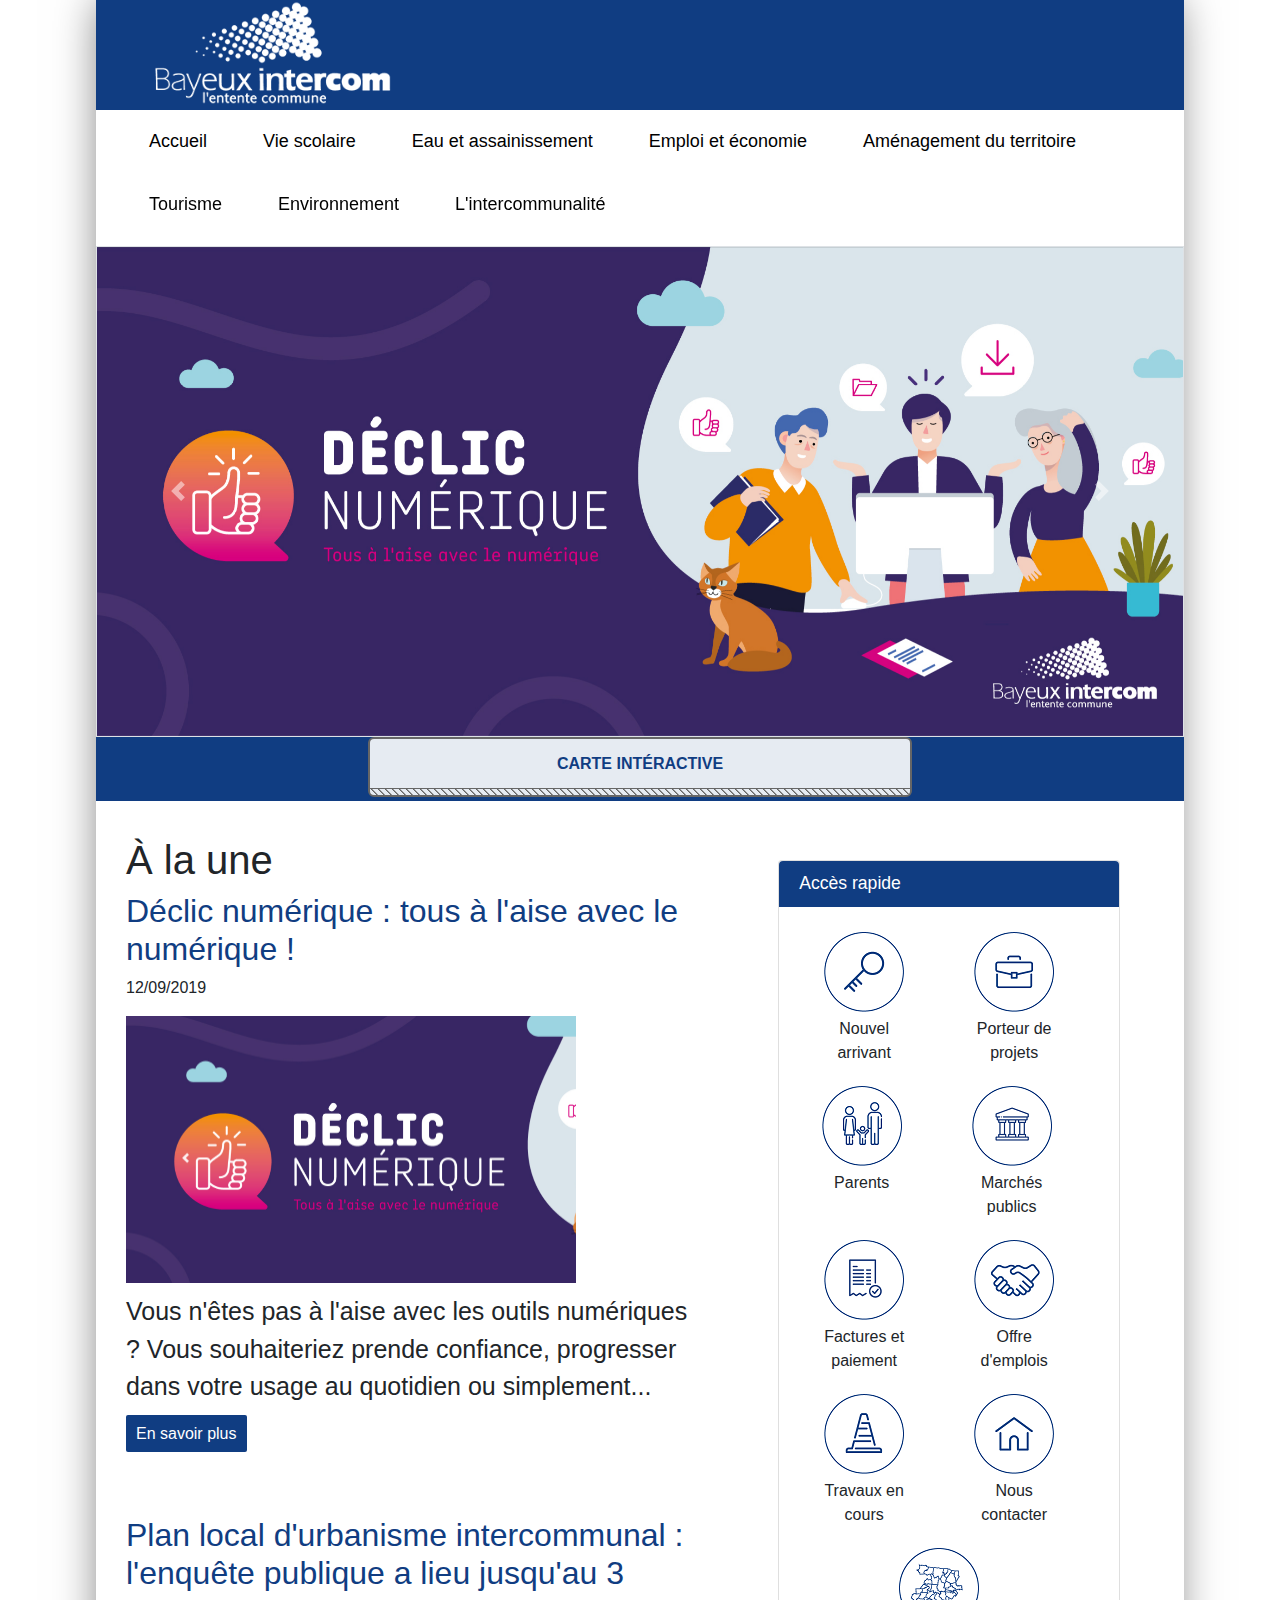
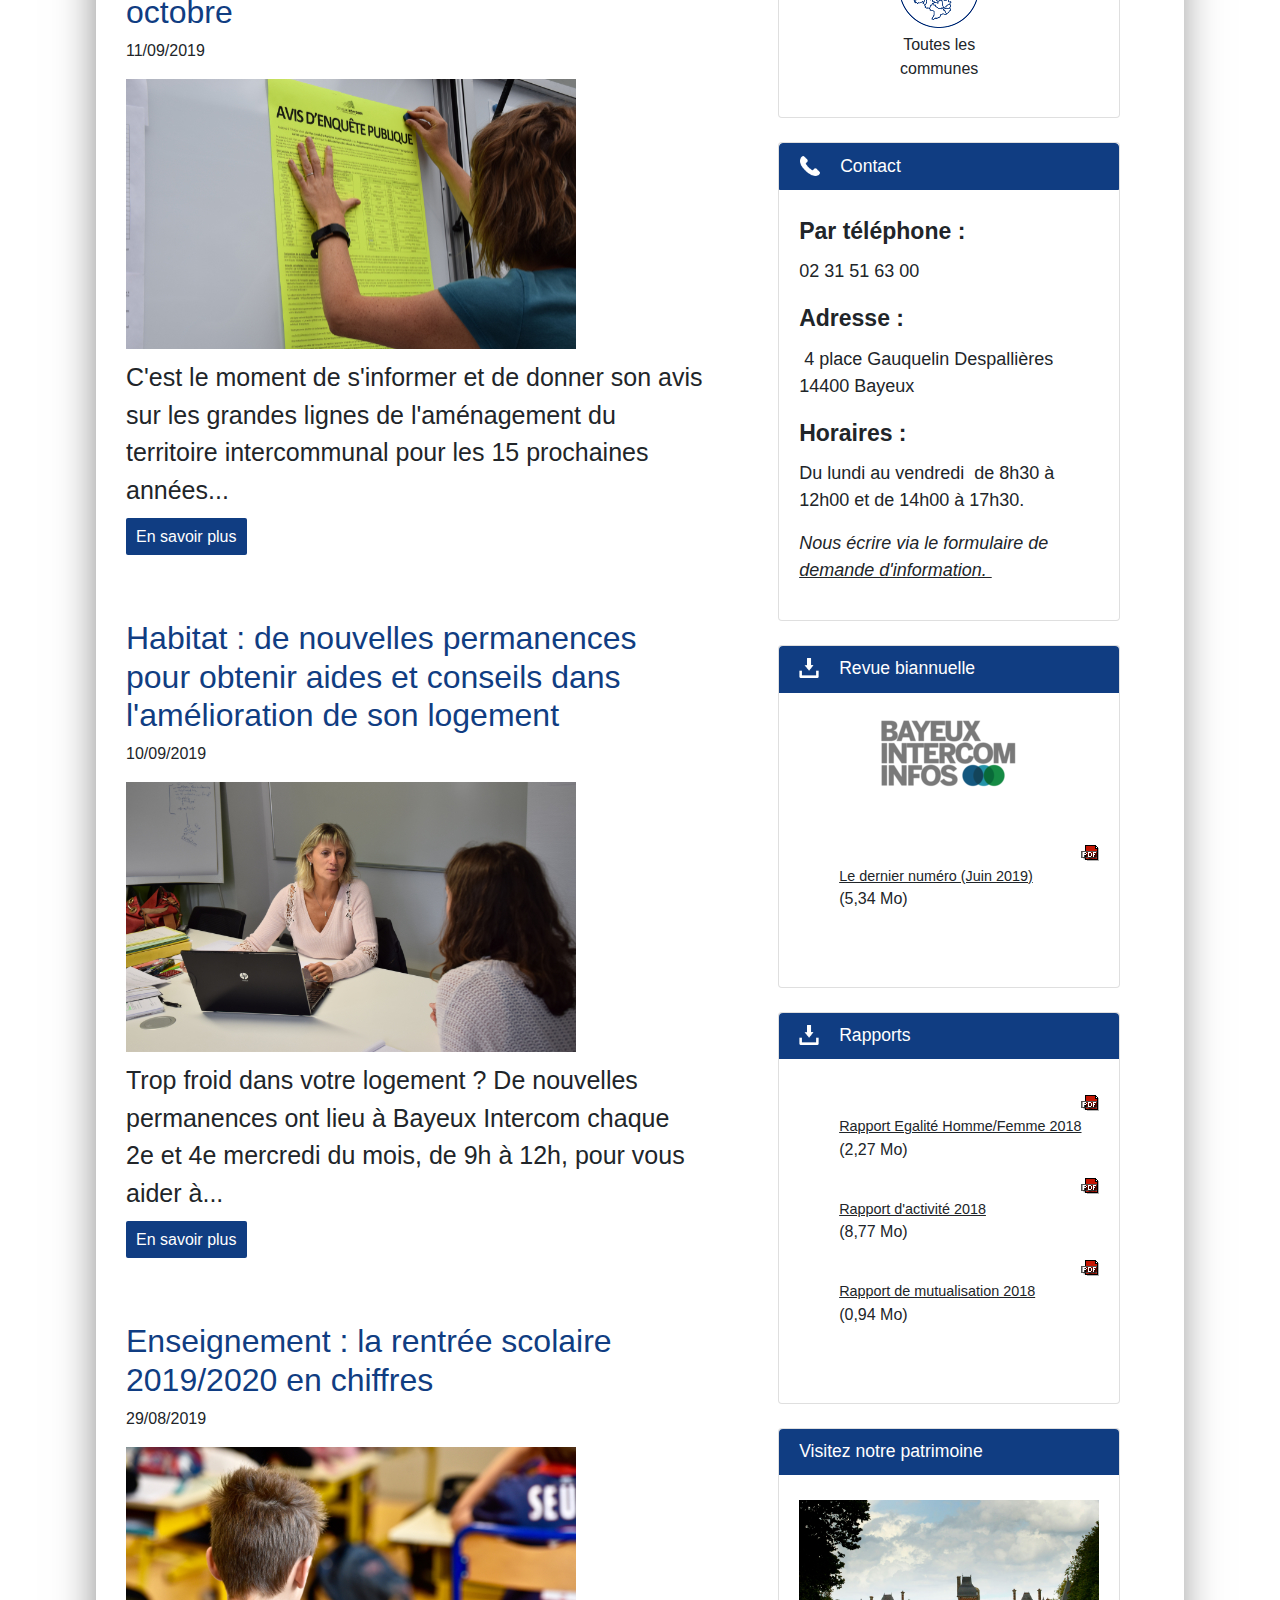
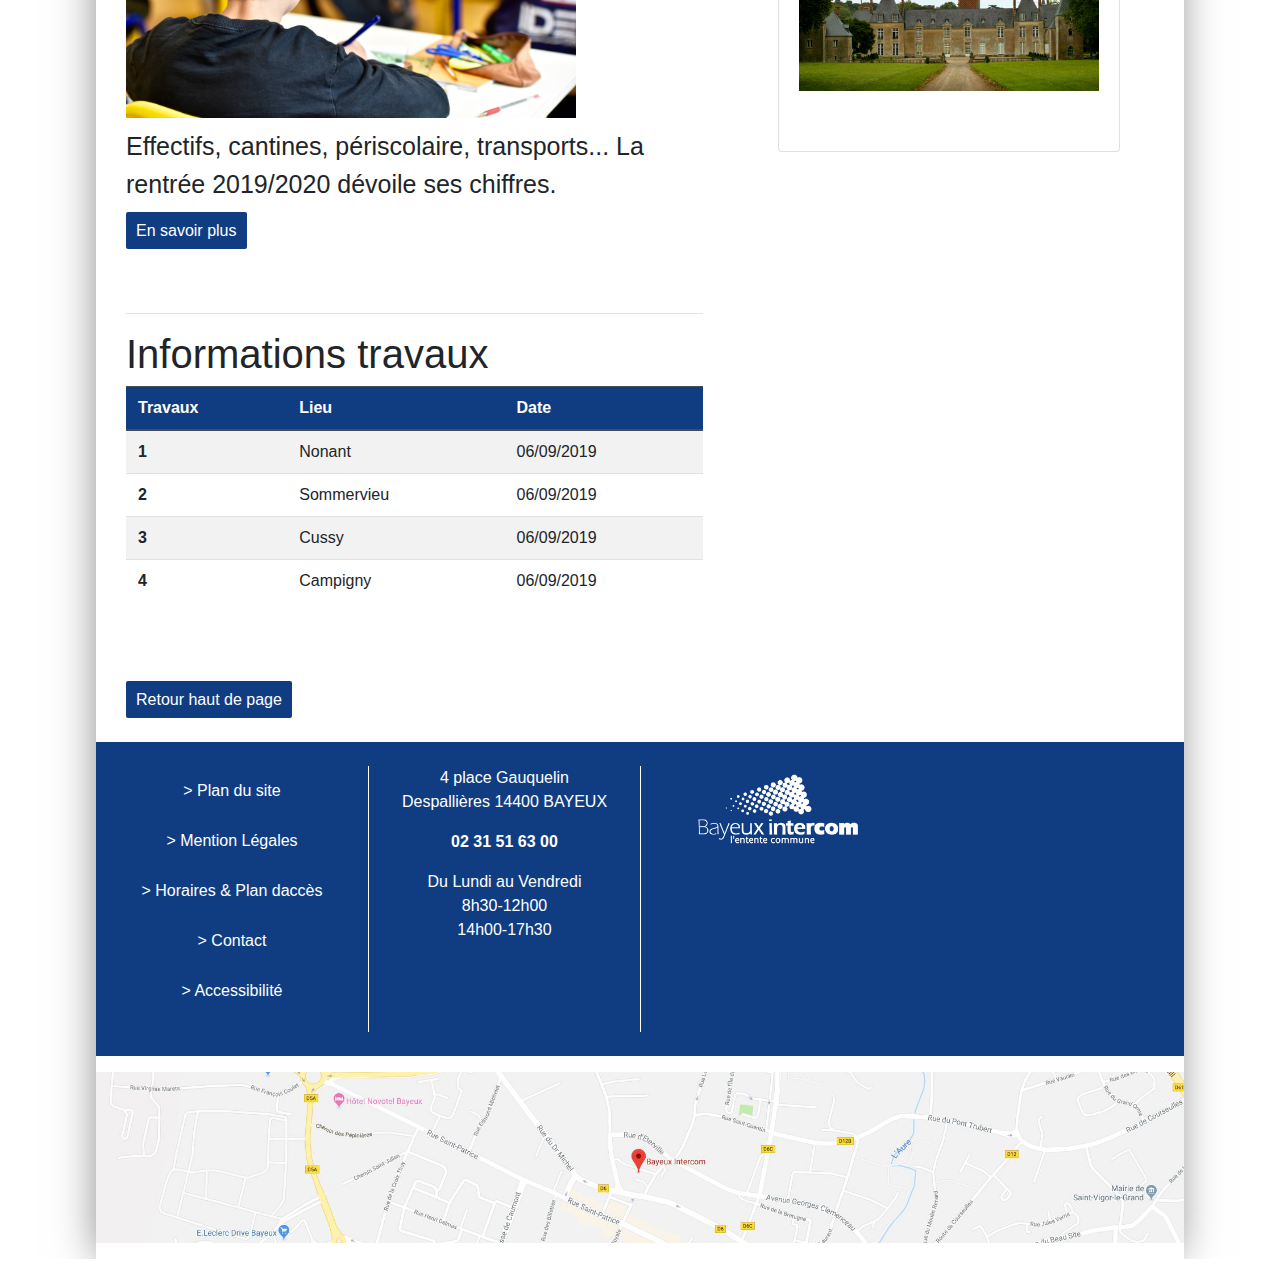
<file: Sources/index.html>
<html>

<head>
    <link rel="stylesheet" href="https://stackpath.bootstrapcdn.com/bootstrap/4.3.1/css/bootstrap.min.css" integrity="sha384-ggOyR0iXCbMQv3Xipma34MD+dH/1fQ784/j6cY/iJTQUOhcWr7x9JvoRxT2MZw1T"
        crossorigin="anonymous">
    <meta http-equiv="Content-Type" content="text/html; charset=UTF-8" />
    <link rel="shortcut icon" href="../Ressources/img/favicon-96x96.png" type="image/png">
    <link rel="stylesheet" type="text/css" href="css/accueil.css" media="all">
    <link rel="stylesheet" type="text/css" href="css/menu.css" media="all">
    <link rel="stylesheet" type="text/css" href="css/designCommun.css" media="all">

    <link rel="stylesheet" type="text/css" href="css/map.css" media="all">

    <link rel="stylesheet" type="text/css" href="css/boutonApparitionCarte.css" media="all">
    <script src="https://ajax.googleapis.com/ajax/libs/jquery/1.7.2/jquery.min.js"></script>
    <script src="https://maxcdn.bootstrapcdn.com/bootstrap/3.4.0/js/bootstrap.min.js"></script>




</head>

<body class="SoumisBandesBlanches">
    <header id="banner" class="banderole">
        <div class="intercom">
            <img id="logo-blanc" src="../Ressources/img/logo-blanc.png" alt="logo Bayeux intercom"></img>
        </div>

    </header>



    <div class="menu row" role="navigation" aria-label="Menu principal">
        <ul>
            <li><a href="/">Accueil</a></li>
            <li class="vie-scolaire menu-dropdown-icon"><a href="/vie-scolaire/"><span class="Overline">Vie scolaire</span></a>
                <ul class="level2">
                    <li class="hightlight-line"></li>
                    <li><a href="/vie-scolaire/espace-famille/">Espace famille</a></li>
                    <li><a href="/vie-scolaire/inscriptions/">Inscriptions</a>
                        <ul class="level3">
                            <li><a href="/vie-scolaire/inscriptions/inscriptions-scolaires/">Inscriptions scolaires</a></li>
                            <li><a href="/vie-scolaire/inscriptions/inscription-periscolaire/">Inscriptions
                                    périscolaires</a></li>
                        </ul>
                    </li>
                    <li><a href="/vie-scolaire/etablissements-scolaires/">Établissements</a>
                        <ul class="level3">
                            <li><a href="/vie-scolaire/etablissements-scolaires/les-ecoles-elementaires/">Ecoles
                                    publiques</a></li>
                            <li><a href="/vie-scolaire/etablissements-scolaires/les-ecoles-privees/">Ecoles privées</a></li>
                        </ul>
                    </li>
                    <li><a href="/vie-scolaire/restauration-scolaire/">Restauration</a>
                        <ul class="level3">
                            <li><a href="/vie-scolaire/restauration-scolaire/les-menus/">Menus</a></li>
                            <li><a href="/vie-scolaire/restauration-scolaire/les-produits/">Produits et éveil à la
                                    nutrition</a></li>
                            <li><a href="/vie-scolaire/restauration-scolaire/les-allergies-alimentaires/">Allergies
                                    alimentaires</a></li>
                        </ul>
                    </li>
                    <li><a href="/vie-scolaire/vie-scolaire-et-periscolaire/">Vie scolaire et périscolaire</a>
                        <ul class="level3">
                            <li><a href="/vie-scolaire/vie-scolaire-et-periscolaire/laccueil-periscolaire/">Accueil
                                    périscolaire</a></li>
                            <li><a href="/vie-scolaire/vie-scolaire-et-periscolaire/le-reglement-periscolaire/">Règlement
                                    périscolaire</a></li>
                            <li><a href="/vie-scolaire/vie-scolaire-et-periscolaire/loisirs-et-animations-scolaires/">Loisirs
                                    et animations scolaires</a></li>
                        </ul>
                    </li>
                    <li><a href="/vie-scolaire/tarifs/">Tarifs des accueils périscolaires</a>
                        <ul class="level3">
                            <li><a href="/vie-scolaire/tarifs/tarifs-de-la-restauration-scolaire/">Tarifs de la
                                    restauration
                                    scolaire</a></li>
                            <li><a href="/vie-scolaire/tarifs/tarifs-des-accueils-matin-et-soir-et-de-letude-surveillee/">Tarifs
                                    des accueils matin et soir et de l'étude surveillée</a></li>
                            <li><a href="/vie-scolaire/tarifs/mode-de-paiement/">Modes de paiement</a></li>
                        </ul>
                    </li>
                    <li><a href="/vie-scolaire/calendrier-2019-2020/">Calendrier 2019-2020</a></li>
                    <li><a href="/vie-scolaire/transports-scolaires/">Transports scolaires</a></li>
                </ul>
            </li>
            <li class="eau"><a href="/eau-et-assainissement/"><span class="Overline">Eau et assainissement</span></a>
                <ul class="level2">
                    <li class="hightlight-line"></li>
                    <li><a href="/eau-et-assainissement/facturation/">Facturation</a>
                        <ul class="level3">
                            <li><a href="/eau-et-assainissement/facturation/comprendre-ma-facture-et-son-paiement/">Comprendre
                                    ma facture et son paiement</a></li>
                            <li><a href="/eau-et-assainissement/facturation/les-prix-et-tarifs/">Les prix et tarifs</a></li>
                            <li><a href="/eau-et-assainissement/facturation/souscrireresilier-un-contrat/">Souscrire/résilier
                                    un contrat</a></li>
                        </ul>
                    </li>
                    <li><a href="/eau-et-assainissement/eau-potable/">Eau potable</a>
                        <ul class="level3">
                            <li><a href="/eau-et-assainissement/eau-potable/raccordement/">Raccordement</a></li>
                            <li><a href="/eau-et-assainissement/eau-potable/lire-mon-compteur/">Lire mon compteur</a></li>
                            <li><a href="/eau-et-assainissement/eau-potable/qualite-de-leau/">Qualité de l'eau</a></li>
                            <li><a href="/eau-et-assainissement/eau-potable/preservation-de-la-ressource-en-eau/">Préservation
                                    de la ressource en eau</a></li>
                            <li><a href="/eau-et-assainissement/eau-potable/les-equipements-deau-potable/">Les
                                    équipements
                                    d'eau potable</a></li>
                        </ul>
                    </li>
                    <li><a href="/eau-et-assainissement/assainissement-collectif/">Assainissement collectif</a>
                        <ul class="level3">
                            <li><a href="/eau-et-assainissement/assainissement-collectif/raccordement0/">Raccordement</a>
                            </li>
                            <li><a href="/eau-et-assainissement/assainissement-collectif/confirmite-des-rejets/">Conformité
                                    des rejets</a></li>
                            <li><a href="/eau-et-assainissement/assainissement-collectif/les-equipements-dassainissement/">Les
                                    équipements d'assainissement</a></li>
                        </ul>
                    </li>
                    <li><a href="/eau-et-assainissement/assainissement-non-collectif/">Assainissement non collectif</a>
                        <ul class="level3">
                            <li><a href="/eau-et-assainissement/assainissement-non-collectif/mon-projet-dinstallation/">Mon
                                    projet d'installation</a></li>
                            <li><a href="/eau-et-assainissement/assainissement-non-collectif/les-aides-financieres/">Les
                                    aides financières</a></li>
                            <li><a href="/eau-et-assainissement/assainissement-non-collectif/assistance-et-conseils/">Assistance
                                    et conseils</a></li>
                            <li><a href="/eau-et-assainissement/assainissement-non-collectif/les-controles-dinstallation/">Les
                                    contrôles d'installation</a></li>
                        </ul>
                    </li>
                    <li><a href="/eau-et-assainissement/defense-incendie/">Défense incendie</a></li>
                    <li><a href="/eau-et-assainissement/contact-et-numeros-durgence/">Contact et numéros d'urgence</a></li>
                    <li><a href="/eau-et-assainissement/formulaires-eau-et-assainissement/">Formulaires eau et
                            assainissement</a></li>
                </ul>
            </li>
            <li class="emploi"><a href="/emploi-et-economie/notre-equipe/"><span class="Overline">Emploi et économie</span></a>
                <ul class="level2">
                    <li class="hightlight-line"></li>
                    <li><a href="/emploi-et-economie/environnement-economique/un-environnement-economique-dynamique/">Environnement
                            économique</a>
                        <ul class="level3">
                            <li><a href="/emploi-et-economie/environnement-economique/un-environnement-economique-dynamique/">Un
                                    environnement économique dynamique</a></li>
                            <li><a href="/emploi-et-economie/environnement-economique/secteurs-dactivites/">Secteurs
                                    d'activité</a></li>
                        </ul>
                    </li>
                    <li><a href="/emploi-et-economie/creer/">Créer</a>
                        <ul class="level3">
                            <li><a href="/emploi-et-economie/creer/pepiniere-dentreprise-et-espace-de-coworking/">Pépinière
                                    d'entreprise et espace de coworking</a></li>
                            <li><a href="/emploi-et-economie/creer/conseil-et-orientation/">Conseil et orientation</a></li>
                            <li><a href="/emploi-et-economie/creer/accompagnement-financier/">Accompagnement financier</a>
                            </li>
                        </ul>
                    </li>
                    <li><a href="/emploi-et-economie/simplanter-et-se-developper/">S'implanter et se développer</a>
                        <ul class="level3">
                            <li><a href="/emploi-et-economie/simplanter-et-se-developper/zones-dactivites/">Zones
                                    d'activités</a></li>
                            <li><a href="/emploi-et-economie/creer/pepiniere-dentreprise-et-espace-de-coworking/">Pépinière
                                    d'entreprise et espace de coworking</a></li>
                            <li><a href="/emploi-et-economie/simplanter-et-se-developper/ateliers-relais/">Ateliers
                                    relais</a></li>
                        </ul>
                    </li>
                    <li><a href="/emploi-et-economie/vie-commerciale/">Vie commerciale</a>
                        <ul class="level3">
                            <li><a href="/emploi-et-economie/vie-commerciale/un-reseau-dacteurs/">Un réseau d'acteurs</a>
                            </li>
                            <li><a href="/emploi-et-economie/vie-commerciale/legislation-relative-aux-commerces/">Législation
                                    relative aux commerces</a></li>
                        </ul>
                    </li>
                    <li><a href="/emploi-et-economie/emploi/un-bassin-pour-lemploi/">Emploi</a>
                        <ul class="level3">
                            <li><a href="/emploi-et-economie/emploi/un-bassin-pour-lemploi/">Un bassin pour l'emploi</a>
                            </li>
                            <li><a href="/emploi-et-economie/emploi/accompagnateurs-pour-lemploi/">Accompagnateurs pour
                                    l'emploi</a></li>
                        </ul>
                    </li>
                    <li><a href="/emploi-et-economie/notre-equipe/">Notre équipe</a></li>
                </ul>
            </li>
            <li class="amenagement"><a href="/amenagement-du-territoire/plui/"><span class="Overline">Aménagement du
                        territoire</span></a>
                <ul class="level2">
                    <li class="hightlight-line"></li>
                    <li><a href="/amenagement-du-territoire/plui/">Plan local d'urbanisme intercommunal</a>
                        <ul class="level3">
                            <li><a href="/amenagement-du-territoire/plui/quest-ce-quun-plui/">Qu'est-ce qu'un PLUI ?</a>
                            </li>
                            <li><a href="/amenagement-du-territoire/plui/comment-est-il-elabore/">Comment est-il
                                    élaboré
                                    ?</a></li>
                            <li><a href="/amenagement-du-territoire/plui/ou-en-sommes-nous/">Où en sommes-nous ?</a></li>
                            <li><a href="/amenagement-du-territoire/plui/consulter-le-dossier-denquete-publique/">Consulter
                                    le dossier d'enquête publique</a></li>
                        </ul>
                    </li>
                    <li><a href="/amenagement-du-territoire/reglement-local-de-publicite-intercommunal/">Règlement
                            local de
                            publicité intercommunal</a>
                        <ul class="level3">
                            <li><a href="/amenagement-du-territoire/reglement-local-de-publicite-intercommunal/quest-ce-quun-rlpi/">Qu'est-ce
                                    qu'un RLPI ?</a></li>
                            <li><a href="/amenagement-du-territoire/reglement-local-de-publicite-intercommunal/avant-derniere-etape-dans-lelaboration-du-rlpi/">Avant
                                    dernière étape dans l'élaboration du RLPI</a></li>
                            <li><a href="/amenagement-du-territoire/reglement-local-de-publicite-intercommunal/comment-contribuer-a-lenquete-publique/">Comment
                                    contribuer à l'enquête publique ?</a></li>
                            <li><a href="/amenagement-du-territoire/reglement-local-de-publicite-intercommunal/consulter-le-dossier-denquete-publique/">Consulter
                                    le dossier d'enquête publique</a></li>
                        </ul>
                    </li>
                    <li><a href="/amenagement-du-territoire/grands-projets/piscine/">Grands équipements</a>
                        <ul class="level3">
                            <li><a href="/amenagement-du-territoire/grands-projets/piscine/">Auréo</a></li>
                            <li><a href="/amenagement-du-territoire/grands-projets/mediatheque/">Les 7 lieux</a></li>
                            <li><a href="/amenagement-du-territoire/grands-projets/vitamines/">Vitamines</a></li>
                        </ul>
                    </li>
                    <li><a href="/amenagement-du-territoire/habitat-et-opah/">Habitat</a>
                        <ul class="level3">
                            <li><a href="/amenagement-du-territoire/habitat-et-opah/opah-de-bayeux-intercom/">Aides
                                    pour
                                    l'amélioration de son logement</a></li>
                            <li><a href="/amenagement-du-territoire/habitat-et-opah/architecte-conseil-du-caue/">Architecte
                                    conseil du CAUE</a></li>
                        </ul>
                    </li>
                </ul>
            </li>
            <li class="tourisme"><a href="/tourisme/"><span class="Overline">Tourisme</span></a>
                <ul class="level2">
                    <li class="hightlight-line"></li>
                    <li><a href="/tourisme/taxe-de-sejour/">Taxe de séjour</a></li>
                    <li><a href="/tourisme/patrimoine-historique/">Patrimoine historique</a></li>
                </ul>
            </li>
            <li class="environnement"><a href="/environnement/"><span class="Overline">Environnement</span></a>
                <ul class="level2">
                    <li class="hightlight-line"></li>
                    <li><a href="/environnement/frelon-asiatique/">Frelon asiatique</a></li>
                    <li><a href="/environnement/jardinage-au-naturel/">Jardinage au naturel</a></li>
                    <li><a href="/environnement/habitat-et-economies-denergie/">Habitat et économies d'énergie</a></li>
                    <li><a href="/environnement/restauration-de-mares/">Restauration de mares</a></li>
                </ul>
            </li>
            <li class="intercommu"><a href="/la-communaute-de-communes/linstitution-communautaire/"><span class="Overline">L'intercommunalité</span></a>
                <ul class="level2">
                    <li class="hightlight-line"></li>
                    <li><a href="/la-communaute-de-communes/linstitution-communautaire/">L'institution communautaire</a>
                        <ul class="level3">
                            <li><a href="/la-communaute-de-communes/linstitution-communautaire/lorganisation-institutionnelle/">La
                                    gouvervance</a></li>
                            <li><a href="/la-communaute-de-communes/linstitution-communautaire/les-competences-statuaires/">Les
                                    compétences statuaires</a></li>
                        </ul>
                    </li>
                    <li><a href="/la-communaute-de-communes/le-conseil-communautaire/">Le Conseil communautaire</a>
                        <ul class="level3">
                            <li><a href="/la-communaute-de-communes/le-conseil-communautaire/les-ordres-du-jour/">Les
                                    ordres
                                    du jour</a></li>
                            <li><a href="/la-communaute-de-communes/le-conseil-communautaire/les-comptes-rendus/">Les
                                    comptes-rendus</a></li>
                        </ul>
                    </li>
                    <li><a href="/la-communaute-de-communes/les-36-communes/">Les 36 communes</a></li>
                    <li><a href="/la-communaute-de-communes/les-services/">Les services</a></li>
                    <li><a href="/la-communaute-de-communes/les-finances/">Les budgets</a></li>
                    <li><a href="/la-communaute-de-communes/marches-publics/">Les marchés publics</a></li>
                    <li><a href="/la-communaute-de-communes/recrutements/">Les recrutements</a></li>
                    <li><a href="/la-communaute-de-communes/nous-contacter/">Nous contacter</a></li>
                </ul>
            </li>
            <img class="logoBayeux zoom zoom-out" src="../Ressources/img/logo-blanc-resp.png" alt="logo Bayeux intercom"></img>
        </ul>
        
    </div>
    <div class="espace-btn-minMenu">
        <button class="minMenu" onclick="minMaxMenu()">Réduire le menu</button>
        <script src="../js/script-minMenu.js"></script>
    </div>








    <!-- DEBUT DU CODE POUR LE CAROUSEL -->

    <div class="container-fluid">
        <div id="myCarousel" class="carousel slide border" data-ride="carousel">
            <div class="carousel-inner">
                <div class="carousel-item active">
                    <img class="d-block w-100" src="../Ressources/img/carousel/declic-numerique.jpg" alt="slide1">
                    <div class="carousel-caption d-none d-sm-block">
                    </div>
                </div>
                <div class="carousel-item">
                    <img class="d-block w-100" src="../Ressources/img/carousel/eco03.jpg" alt="slide2">
                    <div class="carousel-caption d-none d-sm-block">
                    </div>
                </div>
                <div class="carousel-item">
                    <img class="d-block w-100" src="../Ressources/img/carousel/med03.jpg" alt="slide3">
                    <div class="carousel-caption d-none d-sm-block">
                    </div>
                </div>
                <div class="carousel-item">
                    <img class="d-block w-100" src="../Ressources/img/carousel/Tour01.jpg" alt="slide4 ">
                    <div class="carousel-caption d-none d-sm-block">
                    </div>
                </div>
            </div>
            <a class="carousel-control-prev" href="#myCarousel" role="button" data-slide="prev">
                <span class="carousel-control-prev-icon" aria-hidden="true"></span>
                <span class="sr-only">Previous</span>
            </a>
            <a class="carousel-control-next" href="#myCarousel" role="button" data-slide="next">
                <span class="carousel-control-next-icon" aria-hidden="true"></span>
                <span class="sr-only">Next</span>
            </a>
        </div>
    </div>
    <script src="https://code.jquery.com/jquery-3.3.1.slim.min.js"></script>
    <script src="https://cdnjs.cloudflare.com/ajax/libs/popper.js/1.14.3/umd/popper.min.js"></script>
    <script src="https://stackpath.bootstrapcdn.com/bootstrap/4.1.1/js/bootstrap.min.js"></script>


    <!-- FIN DU CODE POUR LE CAROUSEL -->



    <div id="bandeBouttonCarte">
        <div class="center-btn"><button class="btnCarte btn--stripe btn--large" onclick="appelCarte()">Carte
                Intéractive</button></div>
    </div>



    <div id="c1984" class="contenuCarte csc-frame csc-frame-default">
        <div id="c1984" class="frame frame-default frame-type-html frame-layout-0">
            <div class="map my-5" id="map">
                <div class="map__image"><svg id="svg" xmlns="http://www.w3.org/2000/svg" viewBox="0 0 800.04 800.75">
                        <title>map</title><a xlink:href="https://www.bayeux-intercom.fr/tourisme/patrimoine-historique/port-en-bessin/"
                            xlink:title="Port-En-Bessin" id="_38">
                            <path data-name="38" d="M152.46,39.5l30.85,5.31V38.5L233.4,49.79l3.32-8.63L256,47.8l-3,13.6,24.81,4.14v11l2.8,1.74-11.94,33.84-11.44-5.47L256,114.14l-5.47-2.24v6.22l-6.22-4.48-4.73,6.72-5.22-4.23S217,131,215.16,148.48c.74.67,4.61,4.58,4.61,4.58l2.32,14L156,169.75,158.1,146l-17.25-6.3,1-8-4-.66.3-8.83-21.2-6.1V105.5l18.25,4S169.14,88,152.46,39.5Z"
                                transform="translate(-33.38 -37.88)" /></a><a xlink:href="/la-communaute-de-communes/les-36-communes/commes/"
                            xlink:title="Commes" id="_37">
                            <path data-name="37" d="M277.79,65.53,352.5,78s4.8,37.51-7.46,61.79l4.4,27.32-9.38,10.5s-6.86-14.52-11.44-14.93L315.6,173s-20.71-13.06-50.39,11.72c-1.29,1.08-15.81-22.3-43.12-17.63l-2.32-14-4.61-4.58s5.44-23,19.16-32.34l5.22,4.23,4.73-6.72,6.22,4.48V111.9l5.47,2.24,1.24-7.46,11.44,5.47,11.94-33.84-2.8-1.74Z"
                                transform="translate(-33.38 -37.88)" /></a><a xlink:href="/la-communaute-de-communes/les-36-communes/longues-sur-mer/"
                            xlink:title="Longues-sur-Mer" id="_36">
                            <path data-name="36" d="M352.5,78s28.34-4.39,56.06,4.31c0,0,13.4-10.41,38.81,3.65l51.75,3.32L499,103.69l-14.18,49,5.72.5,9.7-9.21,5.22,5-5.72,9.45,17.91,9.7-14.18,16.92-14.93-6.22-15.43,13.44v10.45L450,237.3l-10.4-1.16-11.49-5.06,2.49-16.17-5-3.73s-1.83-12.69-6.22-14.68c0,0-11.93,5.34-18.41,15.43l-10.95.5,1.24,9.45-9.45-2.49-16.17,6.72L351,182.31l-10.95-4.73,9.38-10.5L345,139.77S357.71,104,352.5,78Z"
                                transform="translate(-33.38 -37.88)" /></a><a xlink:href="/la-communaute-de-communes/les-36-communes/manvieux/"
                            xlink:title="Manvieux" id="_35">
                            <path data-name="35" d="M465.75 51.38 520.15 51.38 532.09 58.35 525.62 72.28 525.62 97.66 517.4 108.3 511.44 108.61 505.72 119.56 512.65 125.4 507.42 131.52 497.26 125.4 478.1 150.66 470.14 147.17 484.32 130.25 466.41 120.55 472.13 111.1 466.91 106.12 457.2 115.33 451.48 114.83 465.66 65.82 465.75 51.38z" /></a><a
                            xlink:href="/la-communaute-de-communes/les-36-communes/tracy-sur-mer/" xlink:title="Tracy-sur-Mer"
                            id="_34">
                            <path data-name="34" d="M565.47,96.23H583s6.85,15.75,38.74,20.68L580.9,170.37l2.24,5-18.91,20.4,1.24,3.23-14.93,14.43v8.71l-9.45,2.24v4.73l-10.7-15.92-12.69-6.72-6.22-17.91,19.16-25.25,10.16,6.12,6.51-6.12-8.21-5.85,5.72-10.95,4.72-.25,9.46-10.7V110.16Z"
                                transform="translate(-33.38 -37.88)" /></a><a xlink:href="/la-communaute-de-communes/les-36-communes/arromanches/"
                            xlink:title="Arromanches" id="_33">
                            <path data-name="33" d="M588.4 79.03 565.02 109.6 618.43 129.26 631.36 85.22 588.4 79.03z" /></a><a
                            xlink:href="/la-communaute-de-communes/les-36-communes/saint-comes-de-fresne/" xlink:title="Saint-Côme-de-Fresné"
                            id="_32">
                            <path data-name="32" d="M631.36 85.22 679.05 85.22 676.73 139.63 672.08 148.58 687.68 159.53 684.36 165.17 690 170.15 668.43 196.35 669.76 201 653.51 218.25 658.48 225.88 645.21 238.15 636.59 232.26 636.59 199.42 633.11 186.98 636.59 183.75 625.64 175.29 626.88 168.07 614.94 150.66 620.42 138.96 614.94 136.97 631.36 85.22z" /></a><a
                            xlink:href="/la-communaute-de-communes/les-36-communes/ryes/" xlink:title="Ryes" id="_31">
                            <path data-name="31" d="M617.39 129.26 565.02 109.6 547.52 132.49 549.76 137.47 530.85 157.87 532.09 161.11 517.16 175.54 517.16 184.25 507.71 186.48 507.96 200.67 496.51 216.59 501.12 223.31 491.54 232.01 498.75 240.22 512.19 235.5 534.96 249.88 540.8 248.19 560.2 264.27 573.64 265.11 579.36 269.58 614.94 255.78 643.22 253.05 645.21 238.15 636.59 232.26 636.59 199.42 633.11 186.98 636.59 183.75 625.64 175.29 626.88 168.07 614.94 150.66 620.42 138.96 614.94 136.97 617.39 129.26z" /></a><a
                            xlink:href="/la-communaute-de-communes/les-36-communes/le-manoir/" xlink:title="Le Manoir"
                            id="_30">
                            <path data-name="30" d="M676.59,290.93l-1.65,12.3h5.31l-.66,10.95h-2.65l-.66,9,11.93,2.24-.65,10h13.27v7.3h7.3l1.33-9.29h4.84l9.09,3v3.32l10-1.33v-3.65l14.93-.33v2l11.61.66L761.19,352h-4l-.33,7.3h4.31v21.89h3.32l1.33,13.27-28.86-10-11.61,10-2-12.27h-3.32l-.33,5.64-25.54-1.33s1,12.89-16.59,10.95l-3.65-16.59-10.49-1.66v-6.63l-17-4.64v-7.3H633.14l-2.32-9h-7l-1.66-5.31h6l-3-9-8-3-11.94,5-10.95-9,6.42-6L591,312.85l21.73-5.39L647,293.75Z"
                                transform="translate(-33.38 -37.88)" /></a><a xlink:href="/la-communaute-de-communes/les-36-communes/vienne-en-bessin/"
                            xlink:title="Vienne-en-Bessin" id="_28">
                            <path data-name="28" d="M571.9 301.51 583.84 296.54 591.8 299.52 594.79 308.48 588.82 308.48 590.48 313.79 597.44 313.79 599.77 322.74 613.03 322.74 613.03 330.04 630.08 334.69 630.08 341.32 640.57 342.98 644.22 359.57 621.16 364.38 607.98 373.33 606.98 372.09 622.66 359.57 615.19 357.16 605.64 364.44 602 369.1 600.93 378.81 557.64 365.12 542.03 364.62 531.84 359.57 514.18 359.57 507.96 355.17 491.54 356.42 491.54 339.75 496.26 330.04 536.74 330.04 536.74 317.11 555.31 314.57 571.9 301.51z" /></a><a
                            xlink:href="/la-communaute-de-communes/les-36-communes/esquay-sur-seulles/" xlink:title="Esquay-sur-Seules"
                            id="_27">
                            <path data-name="27" d="M644.22 440.53 637.83 435.53 643.22 420.86 644.22 414.63 624.4 396.72 624.4 391.91 617.68 386.77 604.99 382.29 607.73 397.72 600.93 404.93 588.82 404.93 586.83 389.13 579.12 381.79 571.9 389.13 568.67 397.72 559.21 380.55 552.74 389.75 544.53 386.77 541.41 389.26 475.61 383.04 491.54 371.34 485.81 370.1 486.81 365.62 491.54 356.42 507.96 355.17 514.18 359.57 531.84 359.57 542.03 364.62 557.64 365.12 600.93 378.81 602 369.1 603.65 365.88 615.19 357.16 622.66 359.57 606.98 372.09 607.98 373.33 621.16 364.38 631.9 362.88 667.77 402.36 644.22 440.53z" /></a><a
                            xlink:href="/la-communaute-de-communes/les-36-communes/vaux-sur-seulles/" xlink:title="Vaux-sur-Seulles"
                            id="_26">
                            <path data-name="26" d="M644.22 440.53 638.91 449.13 617.02 438.52 590.15 484.3 583.84 485.63 581.52 489.27 546.02 472.02 488.8 434.79 499.75 407.67 491.54 400.2 497.26 385.27 539.65 389.64 544.53 386.77 552.74 389.75 559.21 380.55 568.67 397.72 571.9 389.13 579.12 381.79 586.83 389.13 588.82 404.93 599.4 404.93 607.73 397.72 604.99 382.29 617.68 386.77 624.4 391.91 624.4 396.72 644.22 414.63 637.83 435.53 644.22 440.53z" /></a><a
                            xlink:href="/la-communaute-de-communes/les-36-communes/nonant/" xlink:title="Nonant" id="_25">
                            <path data-name="25" d="M579.4,509.9l-6.3,9.29,2.32,20.57-5.64,3.65-1.33,16.92s6.55,12.45,16.69,6.94c1.56-1,13.17-3.62,13.17-3.62l7.3,7.3-4.31,8.29-12.61,9,.78,13.27-36.83,12.65-26.24,26-28.11,9.45L482.87,610l4.48-2.24-7.22-28.11V565.22h-2.49v-10h-2.49V541.09l3.93-2,28.41-.52,4,8.46H539.1v-4.48h-4l-3.73-13.19-3.73-1.74-.5-6.47,6.22-8.21-3.73-6,9.45-22.77Z"
                                transform="translate(-33.38 -37.88)" /></a><a xlink:href="/la-communaute-de-communes/les-36-communes/conde-sur-seulles/"
                            xlink:title="Condé-sur-Seulles" id="_24">
                            <path data-name="24" d="M556.09 563.58 566.59 579.17 564.93 599.74 553.32 610.03 553.99 620.31 510.69 624.37 505.72 618.49 492.28 628.11 484.82 621.39 476.36 632.34 460.19 630.84 452.48 622.63 463.62 608.37 464.92 611.68 493.03 602.23 519.27 576.24 556.09 563.58z" /></a><a
                            xlink:href="/la-communaute-de-communes/les-36-communes/chouain/" xlink:title="Chouain" id="_23">
                            <path data-name="23" d="M553.99 620.31 559.96 622.63 559.63 638.89 564.93 641.87 563.94 653.15 549.01 657.8 539.06 681.35 504.23 703.24 483.08 652.99 474.37 657.71 468.4 651.99 468.4 648.01 461.43 637.06 460.19 630.84 476.36 632.34 484.82 621.39 492.28 628.11 505.72 618.49 510.69 624.37 553.99 620.31z" /></a><a
                            xlink:href="/la-communaute-de-communes/les-36-communes/juaye-mondaye/" xlink:title="Juaye-Mondaye"
                            id="_22">
                            <path data-name="22" d="M465.2,668.72l10-19.16,18.41,19.16.89,4.45,7.32,12.72v4l6,5.72,8.71-4.73,21.15,50.26-.66,6.3a23.83,23.83,0,0,1-21.36.58c-.16-.1-12.1-8.4-27.08-10.2l-21.56,14.93-14.26-2L455,763,443.72,787.9H435.1l-7,8-6.63-3.65-15.59,11.61-.66-3.65-10.95-1,.33,7H384l-4.31-8-24.88,21.89-22.89-6.3,5.64-6-4.31-6,3.32-1.66,1-5.31,3.68-.26,8.88-16.35-.29-7.93,6.3-.33,4.31-5.64-1.66-6.63,2.69-1.61.3-54.78s-19.63-10.64-55.07-13.6c0,0,6.52-15-9-17.25,0,1.29.33-8.63.33-8.63l16.09-48.1,16.42,1.49,3-16.42h3.48v-10h11.44v-3.48L359,587.61,354.74,601l4.23,6.47L358,613h24.88l-5,13.68,45.86,32.69,26,1.89Z"
                                transform="translate(-33.38 -37.88)" /></a><a xlink:href="/la-communaute-de-communes/les-36-communes/arganchy/"
                            xlink:title="Arganchy" id="_21">
                            <path data-name="21" d="M199.69 605.71 205.66 598.08 204.67 591.12 199.36 591.12 192.73 574.86 198.15 570.01 204.17 571.63 222.58 536.91 219.98 533.22 218.35 511.17 222.58 505.94 224.08 494.75 242.49 489.27 258.41 489.27 259.16 485.51 260.65 487.29 280.55 487.29 280.55 501.96 292 492.01 295.1 500.72 312.15 503.95 304.19 521.12 319.12 525.6 332.31 525.6 332.28 536.91 329.82 536.3 325.59 549.73 315.14 547.5 315.14 550.98 303.69 550.98 303.69 560.93 300.21 560.93 297.22 577.35 280.8 575.86 264.71 623.96 242.49 615.34 242.49 618.98 232.2 615.67 228.56 622.96 199.69 605.71z" /></a><a
                            xlink:href="/la-communaute-de-communes/les-36-communes/subles/" xlink:title="Subles" id="_20">
                            <path data-name="20" d="M231.53,607.89l-5.42-4.44-1.66-8.63h-9.29l-1.33-8-12.94-1.66,4.64-8.29,5,.66.33-5,9-3.4-.25-7.46,7-14.68-10-30.1s1-19.07,21.4-15.43l6.72-4.23,38.56,22.14h5.47l3.73,3.94-.75,3.77H275.87l-18.41,5.47L256,543.82,251.73,549l1.63,22,2.6,3.7-18.41,34.72Z"
                                transform="translate(-33.38 -37.88)" /></a><a xlink:href="/la-communaute-de-communes/les-36-communes/agy0"
                            xlink:title="Agy" id="_19">
                            <path data-name="19" d="M86.43,573.81,91,570.94l8.46-23.88,19.16-27.62v8.21L140.52,510l18.66,13.4,49.26,3.27,8.21-9.7,10,30.1-7,14.68.25,7.46-9,3.4L198.9,560.33s-24.54,23.93-55.07,21.89l-5.31-4.31-12.61,13.93L104,571.61,93.41,582.22Z"
                                transform="translate(-33.38 -37.88)" /></a><a xlink:href="/la-communaute-de-communes/les-36-communes/campigny/"
                            xlink:title="Campigny" id="_18">
                            <path data-name="18" d="M71.19,448.2l28.86-1,1,9,6.3-.33,22.87-3.73,18.76-.58,14.43,5.72,8.21-1.74v10.95s-20.11,4.27-31.1,43.54l-21.89,17.66v-8.21L99.47,547.06,91,570.94l-4.58,2.86-7.61-9.17,4.31-9L80.81,544.4l-9.62-3-2-7H63.89L50.95,522.51l1.33-3L34,512.22l15.26-37.49-.66-11.61,9.29-2,1.66-4.31,11.28-.66Z"
                                transform="translate(-33.38 -37.88)" /></a><a xlink:href="/la-communaute-de-communes/les-36-communes/cottun/"
                            xlink:title="Cottun" id=_17>
                            <path data-name="17" d="M100,380.53l60-1,30.93-.17,1.74,21.15s7,5.87-1.74,14.43c-.27,1.77-1.74,9.7-1.74,9.7h-6.22l-13.68,10.95,1.08,20.15L163,458.25,149,451.52H132.53l-25.19,4.31L103,423l2.65-.33-4-7,1.66-15.92Z"
                                transform="translate(-33.38 -37.88)" /></a><a xlink:href="/la-communaute-de-communes/les-36-communes/cussy/"
                            xlink:title="Cussy" id="_16">
                            <path data-name="16" d="M177.14 275.64 192.77 282.47 239 302.67 240.25 310.39 215.37 318.6 215.37 327.56 209.65 330.04 206.91 322.83 194.22 324.57 192.98 337.13 157.65 341.49 127.55 340.56 177.14 275.64z" /></a><a
                            xlink:href="/la-communaute-de-communes/les-36-communes/sully/" xlink:title="Sully" id="_14">
                            <path data-name="14" d="M198.78 269.58 185.76 262.37 184.43 254.41 199.36 220.9 206.33 223.56 229.88 194.69 237.51 201.33 243.15 215.59 281.63 208.09 281.96 215.1 296.48 222.31 298.72 267.59 302.7 276.05 284.78 276.55 284.78 274.31 267.37 271.33 259.16 275.06 252.69 272.69 247.22 267.59 236.76 269.58 235.27 277.79 211.64 273.56 210.39 269.58 207.9 267.59 204.17 273.56 198.78 269.58z" /></a><a
                            xlink:href="/la-communaute-de-communes/les-36-communes/vaux-sur-aure/" xlink:title="Vaux-sur-Aure"
                            id="_13">
                            <path data-name="13" d="M315.6,173l11.94-9.72s4.79-2.86,12.52,14.31L351,182.31l14.68,43.79,16.17-6.72,9.45,2.49-1.24-9.45,10.95-.5s12.8-14.93,18.41-15.43c0,0,3-.69,6.22,14.68l5,3.73-2.49,16.17,11.49,5.06-19.7,26.78,1.24,23.14-4.73,3,2.49,3.48v5.22h-2l-.75,14.18,2.74,2-3,11.44-34.33-9.7-17.42,2.24-28.11-4-4-8.46-2.24-45.28L315.34,253l-.34-7s15.64-13,11-30.38c-.43-.94-2.42-16.86-2.42-16.86l-9-2Z"
                                transform="translate(-33.38 -37.88)" /></a><a xlink:href="/la-communaute-de-communes/les-36-communes/saint-vigor-le-grand/"
                            xlink:title="Saint-Vigor-le-Grand" id="_12">
                            <path data-name="12" d="M406.24 198.27 414.99 199.42 427.6 214.27 433.24 242.13 442.19 248.77 448.13 248.49 481.15 261.37 475.37 272.98 481.34 277.3 478.1 284.13 480.46 294.43 475.37 299.52 481.34 299.52 481.34 304.5 475.67 306.07 472.71 318.1 466.74 318.1 468.07 330.04 496.26 330.04 491.54 339.75 491.54 356.42 486.81 365.62 485.81 370.1 491.54 371.34 475.61 383.04 475.61 386.77 468.65 386.77 437.55 374.58 436.3 380.8 423.86 377.07 419.14 383.54 381.57 364.63 386.79 354.92 386.79 352.19 382.56 350.94 377.09 339.5 370.23 337.01 372.61 330.04 368.13 316.86 372.86 313.37 368.13 306.41 382.56 287.5 385.55 276.05 382.81 274.06 383.56 259.88 385.55 259.88 385.55 254.66 383.06 251.17 387.79 248.19 386.54 225.05 406.24 198.27z" /></a><a
                            xlink:href="/la-communaute-de-communes/les-36-communes/sommervieu/" xlink:title="Sommervieu"
                            id="_11">
                            <path data-name="11" d="M498.75 240.22 512.19 235.5 534.96 249.88 540.8 248.19 560.2 264.27 573.64 265.11 579.36 269.58 557.64 274.98 567.38 286.58 560.95 292.56 571.9 301.51 555.31 314.57 537.61 316.99 536.74 330.04 468.07 330.04 466.82 318.79 472.71 318.1 475.67 306.07 481.34 304.5 481.34 299.52 475.37 299.52 480.46 294.43 478.1 284.13 481.34 277.3 475.37 272.98 484.32 257.06 493.94 257.72 498.75 240.22z" /></a><a
                            xlink:href="/la-communaute-de-communes/les-36-communes/bayeux/" xlink:title="Bayeux" id="_10">
                            <path data-name="10" d="M320.61 368.86 283.04 378.81 280.55 344.97 286.28 344.97 295.48 304.42 295.48 289.49 302.7 276.05 330.81 280.03 348.23 277.79 382.56 287.5 368.13 306.41 372.86 313.37 368.13 316.86 372.61 330.04 370.23 337.01 377.09 339.5 382.56 350.94 386.79 352.19 386.79 354.92 381.57 364.63 419.14 383.54 425.11 389.01 422.12 394.48 425.11 395.98 422.12 400.95 427.35 404.43 424.36 413.64 419.14 412.15 413.66 424.09 398.98 410.54 390.77 411.65 385.05 410.54 386.92 399.21 362.4 399.21 351.46 388.26 345.49 397.72 316.63 396.22 321.61 378.81 320.61 368.86z" /></a><a
                            xlink:href="/la-communaute-de-communes/les-36-communes/saint-loup-hors/" xlink:title="Saint-Loup-Hors"
                            id="_9">
                            <path data-name="9" d="M262.18,392.3s31.76,5.49,40.06,32.34l15.26-8.25L354,406.73l1,10-5,17.42,28.86,1.49-11.44,12.82-4,7.33h-10.2l-1.74,5.47s-4.42,2-11.69,0c-1,.53-39.31,39.56-39.31,39.56l1.49,7.71s-13,4.76-13.22,9.76c0,1.19-5.44,1.19-5.44,1.19L244.77,497.3l5-37.32S254,449.82,271.88,448c0,0,5.25-11,3.48-12.44l-7-5.81-4-8.38Z"
                                transform="translate(-33.38 -37.88)" /></a><a xlink:href="/la-communaute-de-communes/les-36-communes/barbeville/"
                            xlink:title="Barbeville" id="_8">
                            <path data-name="8" d="M226.35,375l1.24-12.56,12.69-1.74,2.74,7.22,5.72-2.49v-9l24.88-8.21h8.21v-5.47h4.48l8,20.9v4.23l-32.1,24.38,2.24,29.11,4,8.38-79.12,7.3V424.65l1.74-9.7s7.48-6.67,1.74-14.43L191,379.36Z"
                                transform="translate(-33.38 -37.88)" /></a><a xlink:href="/la-communaute-de-communes/les-36-communes/ranchy/"
                            xlink:title="Ranchy" id="_7">
                            <path data-name="7" d="M169.38,435.59s12.72-10.95,13.68-10.95h6.22v12.44l79.12-7.3,7,5.81s-1.3,8.3-3.48,12.44c0,0-18.1,2.25-22.14,11.94l-5,37.32L238,501.53s-15.61-5.29-21.4,15.43l-8.21,9.7-48.52-2.74L140.52,510s8.19-36.76,31.1-43.54V455.5l-1.15.24Z"
                                transform="translate(-33.38 -37.88)" /></a><a xlink:href="/la-communaute-de-communes/les-36-communes/monceaux-en-bessin/"
                            xlink:title="Monceaux-en-Bessin" id="_6">
                            <path data-name="6" d="M362.4 399.21 386.92 399.21 385.05 410.54 390.77 411.65 398.98 410.54 398.98 424.09 406.7 426.83 397.74 449.72 429.59 475.09 435.56 475.09 434.06 484.05 438.21 487.21 442.77 497.74 446.75 497.74 445.71 501.24 441.78 503.21 441.78 509.18 414.66 512.16 408.69 509.18 399.73 518.63 397.74 514.9 383.06 523.86 373.61 512.66 368.13 514.65 355.19 491.27 333.8 485.79 333.8 477.33 330.07 476.09 340.76 459.92 342.51 434.79 361.17 422.6 362.4 399.21z" /></a><a
                            xlink:href="/la-communaute-de-communes/les-36-communes/gueron" xlink:title="Guéron" id="_5">
                            <path data-name="5" d="M363.44,455.75l4-7.33,11.44-12.82,6-9.45,10.94,10.95-1.24,23.39-18.66,12.19-1.74,25.13L363.44,514l3.73,1.24v8.46l21.4,5.47,12.94,23.39,5.47-2,9.45,11.2,4.73,23.14-6.22,2.74v-7l-22.64-1-15.43-6.72-1.74,4.23-9.48-2.37,0-11.31H352.5L337.57,559l8-17.17-17.05-3.23-3.1-8.71-11.44,10V525.16H294l-5.22-5.72S286.7,514,302,508.49l-1.49-7.71,39.31-39.56s4.41,2,11.69,0l1.74-5.47Z"
                                transform="translate(-33.38 -37.88)" /></a><a xlink:href="/la-communaute-de-communes/les-36-communes/saint-martin-des-entrees/"
                            xlink:title="Saint-Martin-des-Entrées" id="_4">
                            <path data-name="4" d="M436.3 380.8 437.55 374.58 468.65 386.77 476.65 386.77 476.65 383.14 497.26 385.27 491.54 400.2 499.75 407.67 488.8 434.79 505.72 446.36 496.26 469.12 500 475.09 493.78 483.3 494.27 489.77 498.01 491.51 501.74 504.7 505.72 504.7 505.72 509.18 478.1 509.18 474.12 500.72 445.71 501.24 446.75 497.74 442.77 497.74 439.29 488.03 434.06 484.05 435.56 475.09 429.59 475.09 397.74 449.72 406.7 426.83 398.98 424.09 398.98 410.54 413.66 424.09 419.14 412.15 424.36 413.64 427.35 404.43 422.12 400.95 425.11 395.98 422.12 394.48 425.11 389.01 419.14 383.54 423.86 377.07 436.3 380.8z" /></a><a
                            xlink:href="/la-communaute-de-communes/les-36-communes/ellon/" xlink:title="Ellon" id="_3">
                            <path data-name="3" d="M381.57 549.73 387.79 547 383.06 523.86 397.74 514.9 399.73 518.63 408.69 509.18 414.66 512.16 441.78 509.18 441.78 517.39 444.26 517.39 444.26 527.34 446.75 527.34 446.75 541.77 453.97 569.89 449.49 572.13 463.62 608.37 452.48 622.63 441.78 611.68 431.82 630.84 417.6 623.96 390.36 621.49 344.5 588.8 349.47 575.11 324.59 575.11 325.59 569.64 321.36 563.17 329.82 536.3 341.76 539.28 343.5 535.05 358.93 541.77 381.57 542.77 381.57 549.73z" /></a><a
                            xlink:href="/la-communaute-de-communes/les-36-communes/magny-en-bessin/" xlink:title="Magny-en-Bessin"
                            id="_2">
                            <path data-name="2" d="M416.65 199.42 439.79 164.84 439.79 154.39 455.21 140.95 478.1 150.66 484.32 168.57 497.01 175.29 507.71 191.21 507.96 200.67 496.51 216.59 501.12 223.31 491.54 232.01 498.75 240.22 493.94 257.72 484.32 257.06 481.15 261.37 448.98 248.82 442.19 248.77 433.24 242.13 427.6 214.27 414.99 199.42 416.65 199.42z" /></a><a
                            xlink:href="/la-communaute-de-communes/les-36-communes/vaucelles/" xlink:title="Vaucelles"
                            id="_1">
                            <path data-name="1" d="M226.15,320.35l6-12.89,5.39,4,3.73-6,2.49,2,1.24,4,23.64,4.23,1.49-8.21,10.45-2,5.47,5.1,6.47,2.36,8.21-3.73,17.42,3v2.24l17.91-.5-7.22,13.44v14.93l-9.21,40.55h-5.72l2.49,33.84-14.18,8s-4.88-23.87-40.06-32.34c.92.18,32.1-24.38,32.1-24.38v-4.23l-8-20.9h-4.48v5.47h-8.21l-1.24-7.71Z"
                                transform="translate(-33.38 -37.88)" /></a>
                    </svg></div>
                <div class="map__list">
                    <ul>
                        <li><a href="/la-communaute-de-communes/les-36-communes/agy0" id="list_19">Agy</a></li>
                        <li><a href="/la-communaute-de-communes/les-36-communes/arganchy/" id="list_21">Arganchy</a></li>
                        <li><a href="/la-communaute-de-communes/les-36-communes/arromanches/" id="list_33">Arromanches</a></li>
                        <li><a href="/la-communaute-de-communes/les-36-communes/barbeville/" id="list_8">Barbeville</a></li>
                        <li><a href="/la-communaute-de-communes/les-36-communes/bayeux/" id="list_10">Bayeux</a></li>
                        <li><a href="/la-communaute-de-communes/les-36-communes/campigny/" id="list_18">Campigny</a></li>
                        <li><a href="/la-communaute-de-communes/les-36-communes/chouain/" id="list_23">Chouain</a></li>
                        <li><a href="/la-communaute-de-communes/les-36-communes/commes/" id="list_37">Commes</a></li>
                        <li><a href="/la-communaute-de-communes/les-36-communes/conde-sur-seulles/" id="list_24">Condé-sur-Seulles</a></li>
                        <li><a href="/la-communaute-de-communes/les-36-communes/cottun/" id="list_17">Cottun</a></li>
                        <li><a href="/la-communaute-de-communes/les-36-communes/cussy/" id="list_16">Cussy</a></li>
                        <li><a href="/la-communaute-de-communes/les-36-communes/ellon/" id="list_3">Ellon</a></li>
                        <li><a href="/la-communaute-de-communes/les-36-communes/esquay-sur-seulles/" id="list_27">Esquay-sur-Seulles</a></li>
                        <li><a href="/la-communaute-de-communes/les-36-communes/gueron" id="list_5">Guéron</a></li>
                        <li><a href="/la-communaute-de-communes/les-36-communes/juaye-mondaye/" id="list_22">Juyade-Mondaye</a></li>
                        <li><a href="/la-communaute-de-communes/les-36-communes/longues-sur-mer/" id="list_36">Longues-sur-Mer</a></li>
                        <li><a href="/la-communaute-de-communes/les-36-communes/magny-en-bessin/" id="list_2">Magny-en-Bessin</a></li>
                        <li><a href="/la-communaute-de-communes/les-36-communes/le-manoir/" id="list_30">Le Manoir</a></li>
                        <li><a href="/la-communaute-de-communes/les-36-communes/manvieux/" id="list_35">Manvieux</a></li>
                        <li><a href="/la-communaute-de-communes/les-36-communes/monceaux-en-bessin/" id="list_6">Monceaux-en-Bessin</a></li>
                        <li><a href="/la-communaute-de-communes/les-36-communes/nonant/" id="list_25">Nonant</a></li>
                        <li><a href="/la-communaute-de-communes/les-36-communes/port-en-bessin-huppain/" id="list_38">Port-en-bessin</a></li>
                        <li><a href="/la-communaute-de-communes/les-36-communes/ranchy/" id="list_7">Ranchy</a></li>
                        <li><a href="/la-communaute-de-communes/les-36-communes/ryes/" id="list_31">Ryes</a></li>
                        <li><a href="/la-communaute-de-communes/les-36-communes/saint-comes-de-fresne/" id="list_32">Saint-Côme-de-Fresné</a></li>
                        <li><a href="/la-communaute-de-communes/les-36-communes/saint-loup-hors/" id="list_9">Saint-Loup-Hors</a></li>
                        <li><a href="/la-communaute-de-communes/les-36-communes/saint-martin-des-entrees/" id="list_4">Saint-Martin-des-Entrées</a></li>
                        <li><a href="/la-communaute-de-communes/les-36-communes/saint-vigor-le-grand/" id="list_12">Saint-Vigor-Le-Grand</a></li>
                        <li><a href="/la-communaute-de-communes/les-36-communes/sommervieu/" id="list_11">Sommervieu</a></li>
                        <li><a href="/la-communaute-de-communes/les-36-communes/subles/" id="list_20">Subles</a></li>
                        <li><a href="/la-communaute-de-communes/les-36-communes/sully/" id="list_14">Sully</a></li>
                        <li><a href="/la-communaute-de-communes/les-36-communes/tracy-sur-mer/" id="list_34">Tracy-sur-Mer</a></li>
                        <li><a href="/la-communaute-de-communes/les-36-communes/vaucelles/" id="list_1">Vaucelles</a></li>
                        <li><a href="/la-communaute-de-communes/les-36-communes/vaux-sur-aure/" id="list_13">Vaux-sur-Aure</a></li>
                        <li><a href="/la-communaute-de-communes/les-36-communes/vaux-sur-seulles/" id="list_26">Vaux-sur-Seulles</a></li>
                        <li><a href="/la-communaute-de-communes/les-36-communes/vienne-en-bessin/" id="list_28">Vienne-en-bessin</a></li>
                    </ul>
                </div>
            </div>

        </div>

    </div>
    <script src="../js/script-map.js"></script>

    <script language="JavaScript" type="text/javascript" src="../js/script-btnMap.js"></script>
    <script src="../js/postLoadFunctions.js"></script>


    
    <div class="content generalContent row">

        <div id="content_main" class="col-lg-7 contenu-gauche">

            <!--  CONTENT ELEMENT, uid:1582/header [begin] -->
            <div id="c1582" class="csc-frame csc-frame-default csc-space-after-medium">
                <!--  Header: [begin] -->
                <div class="csc-header csc-header-n1">
                    <h1 class="csc-firstHeader">À la une</h1>
                </div>
                <!--  Header: [end] -->
            </div>
            <!--  CONTENT ELEMENT, uid:1582/header [end] -->

            <!--  CONTENT ELEMENT, uid:1583/list [begin] -->
            <div id="c1583" class="csc-frame csc-frame-default">
                <!--  Plugin inserted: [begin] -->






                <div class="news">

                    <!--TYPO3SEARCH_end-->


                    <div class="news-list-view" id="news-container-1583">












                        <!--
            =====================
                Partials/List/Item.html
        -->
                        <div class="article articletype-0" itemscope="itemscope" itemtype="http://schema.org/Article">

                            <!-- header -->
                            <div class="header">
                                <h2>
                                    <a title="Déclic numérique : tous à l'aise avec le numérique !" href="/infos/actualites/news/declic-numerique-tous-a-laise-avec-le-numerique/">
                                        <span itemprop="headline">Déclic numérique : tous à l'aise avec le numérique !</span>
                                    </a>
                                </h2>
                                <p>
                                    <!-- date -->
                                    <span class="news-list-date">
                                        <time itemprop="datePublished" datetime="2019-09-12">
                                            12/09/2019
                                        </time>
                                    </span>
                                </p>

                            </div>


                            <div class="news-img-wrap">
                                <a title="Déclic numérique : tous à l'aise avec le numérique !" href="/infos/actualites/news/declic-numerique-tous-a-laise-avec-le-numerique/">


                                    <img src="../Ressources/img/content/Declic.png" width="450" height="267" alt="Declic nummérique. Tous à l'aise avec le numérique.">




                                </a>
                            </div>



                            <!-- teaser -->
                            <div class="teaser-text">


                                <div itemprop="description">
                                    <p class="bodytext">Vous n'êtes pas à l'aise avec les outils numériques ? Vous
                                        souhaiteriez
                                        prende confiance, progresser dans votre usage au quotidien ou simplement...</p>
                                </div>



                                <a class="more" title="Déclic numérique : tous à l'aise avec le numérique !" href="/infos/actualites/news/declic-numerique-tous-a-laise-avec-le-numerique/">
                                    En savoir plus
                                </a>
                            </div>

                        </div>




                        <!--
            =====================
                Partials/List/Item.html
        -->
                        <div class="article articletype-0" itemscope="itemscope" itemtype="http://schema.org/Article">

                            <!-- header -->
                            <div class="header">
                                <h2>
                                    <a title="Plan local d'urbanisme intercommunal : l'enquête publique a lieu jusqu'au 3 octobre"
                                        href="/infos/actualites/news/plui-rlpi/">
                                        <span itemprop="headline">Plan local d'urbanisme intercommunal : l'enquête
                                            publique a
                                            lieu jusqu'au 3 octobre</span>
                                    </a>
                                </h2>
                                <p>
                                    <!-- date -->
                                    <span class="news-list-date">
                                        <time itemprop="datePublished" datetime="2019-09-11">
                                            11/09/2019
                                        </time>
                                    </span>
                                </p>

                            </div>


                            <div class="news-img-wrap">
                                <a title="Plan local d'urbanisme intercommunal : l'enquête publique a lieu jusqu'au 3 octobre"
                                    href="/infos/actualites/news/plui-rlpi/">


                                    <img src="../Ressources/img/content/plan-local.jfif" width="450" height="270" 
                                    alt="photographie d'une femme épinglant sur un mur un avis d'enqûete publique">




                                </a>
                            </div>



                            <!-- teaser -->
                            <div class="teaser-text">


                                <div itemprop="description">
                                    <p class="bodytext">C'est le moment de s'informer et de donner son avis sur les
                                        grandes
                                        lignes de l'aménagement du territoire intercommunal pour les 15 prochaines
                                        années...</p>
                                </div>



                                <a class="more" title="Plan local d'urbanisme intercommunal : l'enquête publique a lieu jusqu'au 3 octobre"
                                    href="/infos/actualites/news/plui-rlpi/">
                                    En savoir plus
                                </a>
                            </div>

                        </div>




                        <!--
            =====================
                Partials/List/Item.html
        -->
                        <div class="article articletype-0" itemscope="itemscope" itemtype="http://schema.org/Article">

                            <!-- header -->
                            <div class="header">
                                <h2>
                                    <a title="Habitat : de nouvelles permanences pour obtenir aides et conseils dans l'amélioration de son logement"
                                        href="/infos/actualites/news/habitat-de-nouvelles-permanences-pour-obtenir-aides-et-conseils-dans-lamelioration-de-son-logement/">
                                        <span itemprop="headline">Habitat : de nouvelles permanences pour obtenir aides
                                            et
                                            conseils dans l'amélioration de son logement</span>
                                    </a>
                                </h2>
                                <p>
                                    <!-- date -->
                                    <span class="news-list-date">
                                        <time itemprop="datePublished" datetime="2019-09-10">
                                            10/09/2019
                                        </time>
                                    </span>
                                </p>

                            </div>


                            <div class="news-img-wrap">
                                <a title="Habitat : de nouvelles permanences pour obtenir aides et conseils dans l'amélioration de son logement"
                                    href="/infos/actualites/news/habitat-de-nouvelles-permanences-pour-obtenir-aides-et-conseils-dans-lamelioration-de-son-logement/">


                                    <img src="../Ressources/img/content/habitat.jfif" width="450" height="270" alt="">




                                </a>
                            </div>



                            <!-- teaser -->
                            <div class="teaser-text">


                                <div itemprop="description">
                                    <p class="bodytext">Trop froid dans votre logement ? De nouvelles permanences ont
                                        lieu à
                                        Bayeux Intercom chaque 2e et 4e mercredi du mois, de 9h à 12h, pour vous aider
                                        à...</p>
                                </div>



                                <a class="more" title="Habitat : de nouvelles permanences pour obtenir aides et conseils dans l'amélioration de son logement"
                                    href="/infos/actualites/news/habitat-de-nouvelles-permanences-pour-obtenir-aides-et-conseils-dans-lamelioration-de-son-logement/">
                                    En savoir plus
                                </a>
                            </div>

                        </div>




                        <!--
            =====================
                Partials/List/Item.html
        -->
                        <div class="article articletype-0" itemscope="itemscope" itemtype="http://schema.org/Article">

                            <!-- header -->
                            <div class="header">
                                <h2>
                                    <a title="Enseignement : la rentrée scolaire 2019/2020 en chiffres" href="/infos/actualites/news/enseignement-la-rentree-scolaire-20192020-en-chiffres/">
                                        <span itemprop="headline">Enseignement : la rentrée scolaire 2019/2020 en
                                            chiffres</span>
                                    </a>
                                </h2>
                                <p>
                                    <!-- date -->
                                    <span class="news-list-date">
                                        <time itemprop="datePublished" datetime="2019-08-29">
                                            29/08/2019
                                        </time>
                                    </span>
                                </p>

                            </div>


                            <div class="news-img-wrap">
                                <a title="Enseignement : la rentrée scolaire 2019/2020 en chiffres" href="/infos/actualites/news/enseignement-la-rentree-scolaire-20192020-en-chiffres/">


                                    <img src="../Ressources/img/content/enseignement.jfif" width="450" height="271" alt="">




                                </a>
                            </div>



                            <!-- teaser -->
                            <div class="teaser-text">


                                <div itemprop="description">
                                    <p class="bodytext">Effectifs, cantines, périscolaire, transports... La rentrée
                                        2019/2020
                                        dévoile ses chiffres.</p>
                                </div>



                                <a class="more" title="Enseignement : la rentrée scolaire 2019/2020 en chiffres" href="/infos/actualites/news/enseignement-la-rentree-scolaire-20192020-en-chiffres/">
                                    En savoir plus
                                </a>
                            </div>

                        </div>















                    </div>


                    <!--TYPO3SEARCH_begin-->

                </div>

                <!--  Plugin inserted: [end] -->
            </div>
            <!--  CONTENT ELEMENT, uid:1583/list [end] -->

            <!--  CONTENT ELEMENT, uid:1663/div [begin] -->
            <div class="csc-frame csc-frame-default csc-space-before-medium csc-space-after-small">
                <!--  Div element [begin] -->
                <div class="divider">
                    <hr>
                </div>
                <!--  Div element [end] -->
            </div>
            <!--  CONTENT ELEMENT, uid:1663/div [end] -->
			
			
            <!--  CONTENT ELEMENT, uid:1717/header [begin] -->
            <div id="c1717" class="csc-frame csc-frame-default csc-space-after-medium">
                <!--  Header: [begin] -->
                <div class="csc-header csc-header-n4">
                    <h1>Informations travaux </h1>
                </div>
                <!--  Header: [end] -->
            </div>
			
			<div class="tableauTravaux">
				<table class="table table-striped">
				  <thead class="thead-dark">
					<tr>
					  <th scope="col">Travaux</th>
					  <th scope="col">Lieu</th>
					  <th scope="col">Date</th>
					</tr>
				  </thead>
				  <tbody>
					<tr>
					  <th scope="row">1</th>
					  <td>Nonant</td>
					  <td>06/09/2019</td>
					</tr>
					<tr>
					  <th scope="row">2</th>
					  <td>Sommervieu</td>
					  <td>06/09/2019</td>
					</tr>
					<tr>
					  <th scope="row">3</th>
					  <td>Cussy</td>
					  <td>06/09/2019</td>
					</tr>
					<tr>
					  <th scope="row">4</th>
					  <td>Campigny</td>
					  <td>06/09/2019</td>
					</tr>
				  </tbody>
				</table>
			</div>
            <!--  CONTENT ELEMENT, uid:1717/header [end] -->

            </div>

        <!-- CODE DE L'ACCES RAPIDE -->
        <div id="content_main" class="col-md-4 acces-rapide">
            <div id="c1744" class="csc-frame csc-frame-default">
                <div class="card my-4 hidden">
                    <h3 class="card-header">Accès rapide</h3>
                    <div class="card-body">
                        <div class="icons">
                            <div class="column">
                                <a href="/acces-rapides/nouvel-arrivant/">
                                    <img class="nouveau" src="../Ressources/img/Acces-rapide/clé.png" alt="Cle">
                                    <p>Nouvel arrivant</p>
                                </a>
                            </div>
                            <div class="column">
                                <a href="/emploi-et-economie/creer-et-developper/">
                                    <img src="../Ressources/img/Acces-rapide/sac.png" alt="Sac">
                                    <p>Porteur de projets</p>
                                </a>
                            </div>
                            <div class="column">
                                <a href="/vie-scolaire/">
                                    <img src="../Ressources/img/Acces-rapide/parents.png" alt="Parents">
                                    <p>Parents</p>
                                </a>
                            </div>
                            <div class="column">
                                <a href="/la-communaute-de-communes/marches-publics/">
                                    <img src="../Ressources/img/Acces-rapide/colisee.png" alt="Colisee">
                                    <p>Marchés publics</p>
                                </a>
                            </div>
                            <div class="column">
                                <a href="/eau-et-assainissement/facturation/">
                                    <img src="../Ressources/img/Acces-rapide/facture.png" alt="Facture">
                                    <p>Factures et paiement</p>
                                </a>
                            </div>
                            <div class="column">
                                <a href="/la-communaute-de-communes/recrutements/">
                                    <img src="../Ressources/img/Acces-rapide/main.png" alt="Main">
                                    <p>Offre d'emplois</p>
                                </a>
                            </div>
                            <div class="column">
                                <a href="/infos/liste-des-travaux/">
                                    <img src="../Ressources/img/Acces-rapide/plot.png" alt="Plot">
                                    <p>Travaux en cours</p>
                                </a>
                            </div>
                            <div class="column">
                                <a href="/la-communaute-de-communes/nous-contacter/">
                                    <img src="../Ressources/img/Acces-rapide/home.png" alt="Maison">
                                    <p>Nous contacter</p>
                                </a>
                            </div>
                            <div class="column">
                                <a href="/la-communaute-de-communes/les-36-communes/">
                                    <img src="../Ressources/img/Acces-rapide/carte.png" alt="Carte">
                                    <p>Toutes les communes</p>
                                </a>
                            </div>
                        </div>
                    </div>
                </div>
            </div>

            <!--CONTACT-->
            <div id="c1579" class="csc-frame csc-frame-default">
                <div class="card my-4 list-group">
                    <h3 class="list-group-item active"><img src="../Ressources/img/Acces-rapide/telephone.png" alt="telephone">
                        Contact<br>
                    </h3>
                    <div class="card-body">
                        <p class="my-1">
                        </p>
                        <p class="my-1">
                            <b>Par téléphone :</b>
                        </p>
                        <p class="bodytext">02 31 51 63 00</p>
                        <p></p>
                        <p class="my-1">
                        </p>
                        <p class="my-1">
                            <b>Adresse : </b>
                        </p>
                        <p class="bodytext">&nbsp;4 place Gauquelin Despallières<br> 14400 Bayeux</p>
                        <p></p>
                        <p class="my-1">
                            <b>Horaires : </b>
                        </p>
                        <p class="bodytext">Du lundi au vendredi&nbsp; de 8h30 à 12h00 et de 14h00 à 17h30.&nbsp;</p>
                        <p></p>
                        <p class="my-1">
                        </p>
                        <p class="bodytext"><i>Nous écrire via le formulaire de <a href="/infos/contact/">demande
                                    d'information.&nbsp;</i></a></p>

                    </div>
                </div>
            </div>
            <!--FIN CONTACT-->

            <!--DEBUT REVUE BIANNUELLE-->
            <div id="c1669" class="csc-frame csc-frame-default">
                <div class="card my-4 list-group">
                    <h3 class="card-header"><img src="../Ressources/img/Acces-rapide/telechargement.png" alt="icone telechargement">
                        Revue biannuelle<br>
                    </h3>
                    <div class="card-body">
                        <p class="my-1"></p>
                        <div id="c1670" class="csc-frame csc-frame-default">
                            <div class="csc-textpic csc-textpic-center csc-textpic-above">
                                <div class="csc-textpic-imagewrap" data-csc-images="1" data-csc-cols="2">
                                    <div class="csc-textpic-center-outer">
                                        <div class="csc-textpic-center-inner">
                                            <figure class="csc-textpic-image csc-textpic-last">
                                                <img src="../Ressources/img/Acces-rapide/bayeux_info.png" width="140"
                                                    height="71" alt="Bayeux Intercom Infos">
                                            </figure>
                                        </div>
                                    </div>
                                </div>
                            </div>
                        </div>
                        <br>
                        <div id="c1671" class="csc-frame csc-frame-default">
                            <ul class="ce-uploads">
                                <li class="ce-uploads-element ce-uploads-element-pdf">
                                    <img src="../Ressources/img/Acces-rapide/pdf.gif" width="18" height="16" alt="gif pdf">
                                    <a href="/fileadmin/Documents/accueil/BayeuxIntercomInfos-Juin2019.pdf" title="Le dernier numéro (Juin 2019)"
                                        target="_blank">Le dernier numéro (Juin 2019)</a>
                                    <br>
                                    <span class="ce-uploads-fileSize">(5,34 Mo)</span>
                                </li>
                            </ul>
                        </div>
                        <br>
                        <p></p>
                    </div>
                </div>
            </div>
            <!--FIN REVUE BIANNUELLE-->

            <!--DEBUT RAPPORT-->
            <div id="c1667" class="csc-frame csc-frame-default">
                <div class="card my-4 list-group">
                    <h3 class="card-header"><img src="../Ressources/img/Acces-rapide/telechargement.png" alt="icone telechargement">
                        Rapports<br>
                    </h3>
                    <div class="card-body">
                        <p class="my-1"></p>
                        <div id="c1668" class="csc-frame csc-frame-default">
                            <ul class="ce-uploads">
                                <li class="ce-uploads-element ce-uploads-element-pdf">
                                    <a href="/fileadmin/Documents/global/pdf/RH/v2018_rapport_egalite_HF.pdf" title="Rapport Egalité Homme/Femme 2018"
                                        target="_blank">
                                        <img src="../Ressources/img/Acces-rapide/pdf.gif" width="18" height="16" alt="gif icone pdf">
                                    </a>
                                    <span class="ce-uploads-fileName">
                                        <a href="/fileadmin/Documents/global/pdf/RH/v2018_rapport_egalite_HF.pdf" title="Rapport Egalité Homme/Femme 2018"
                                            target="_blank">Rapport Egalité Homme/Femme 2018</a>
                                    </span>

                                    <br>
                                    <span class="ce-uploads-fileSize">(2,27 Mo)</span>
                                </li>
                                <li class="ce-uploads-element ce-uploads-element-pdf">
                                    <a href="/fileadmin/Documents/accueil/RA_BIC_2018.pdf" title="Rapport d'activité 2018"
                                        target="_blank">
                                        <img src="../Ressources/img/Acces-rapide/pdf.gif" width="18" height="16" alt="">
                                    </a>
                                    <span class="ce-uploads-fileName">
                                        <a href="/fileadmin/Documents/accueil/RA_BIC_2018.pdf" title="Rapport d'activité 2018"
                                            target="_blank">Rapport d'activité 2018</a>
                                    </span>
                                    <br>
                                    <span class="ce-uploads-fileSize">(8,77 Mo)</span>
                                </li>
                                <li class="ce-uploads-element ce-uploads-element-pdf">
                                    <a href="/fileadmin/Documents/accueil/Rapport_mutualisation_2018.pdf" title="Rapport de mutualisation 2018"
                                        target="_blank">
                                        <img src="../Ressources/img/Acces-rapide/pdf.gif" width="18" height="16" alt="">
                                    </a>
                                    <span class="ce-uploads-fileName">
                                        <a href="/fileadmin/Documents/accueil/Rapport_mutualisation_2018.pdf" title="Rapport de mutualisation 2018"
                                            target="_blank">Rapport de mutualisation 2018</a>
                                    </span>
                                    <br>
                                    <span class="ce-uploads-fileSize">(0,94 Mo)</span>
                                </li>
                            </ul>
                        </div>
                        <br>
                        <p></p>
                    </div>
                </div>
            </div>
            <!--FIN RAPPORT-->

            <!--DEBUT VISITER NOTRE PATRIMOINE-->
            <div id="c1749" class="csc-frame csc-frame-default">
                <div class="card my-4 list-group">
                    <h3 class="card-header">
                        Visitez notre patrimoine<br>
                    </h3>
                    <div class="card-body">
                        <div id="c1750" class="csc-frame csc-frame-default">
                            <div class="csc-textpic csc-textpic-center csc-textpic-above">
                                <div class="csc-textpic-imagewrap" data-csc-images="1" data-csc-cols="2">
                                    <div class="csc-textpic-center-outer">
                                        <div class="csc-textpic-center-inner">
                                            <figure class="csc-textpic-image csc-textpic-last">
                                                <a href="/tourisme/patrimoine-historique/">
                                                    <img src="../Ressources/img/Acces-rapide/chateau.jpg" width="1920"
                                                        height="1224" alt="Château du Bessin">
                                                </a>
                                            </figure>
                                        </div>
                                    </div>
                                </div>
                            </div>
                        </div>
                        <br>
                    </div>
                </div>
            </div>
            <!--FIN VISITER NOTRE PATRIMOINE-->
        </div>
        <!-- FIN DU CODE POUR L'ACCES RAPIDE -->
        
    </div>



    <div class="centreAncre"><a href="#banner" class="ancre">Retour haut de page</a></div>

    <footer>
        <div class="row py-4">
      
            <div class="col-md-4 separation premier">
                 <ul class="text-white p-0">
                     <li>><a href="/infos/plan-du-site"> Plan du site</a></li>
                     <li>><a href="/infos/mentions-legales/"> Mention Légales</a></li>
                     <li>><a href="/infos/horaires-et-plans-dacces/"> Horaires & Plan daccès</a></li>
                     <li>><a href="/infos/contact/"> Contact</a></li>
                     <li>><a href="/infos/accessibilite/"> Accessibilité</a></li>
                 </ul>
             </div>
             <div class="col-md-4 separation">
                 <p class="col text-white">4 place Gauquelin Despallières 14400 BAYEUX</p>
                 <p class="col text-white" ><strong>02 31 51 63 00</strong></p>
                 <p class="col text-center text-white">Du Lundi au Vendredi
                     <br/>8h30-12h00<br />14h00-17h30</p>
             </div>
             <div class="col-md-4 ">
                <img src="../Ressources/img/logo-blanc.png" alt="Logo Bayeux Intercom" style="width:170px; margin:0 0 20px 0;" />
             </div> 
         </div>
        <a href="https://www.google.com/maps/place/Bayeux+Intercom/@49.280067,-0.707003,
    16z/data=!4m5!3m4!1s0x0:0x81033eeef083791e!8m2!3d49.280067!4d-0.707003?hl=fr-FR"
            target="_blank">
            <img class="googlemap" src="../Ressources/img/googlemap-bayeux.jpg" alt="Plan d'accès aux bâtiment de Bayeux Intercom">
        </a>

    </footer>

</body>

</html>
</file>
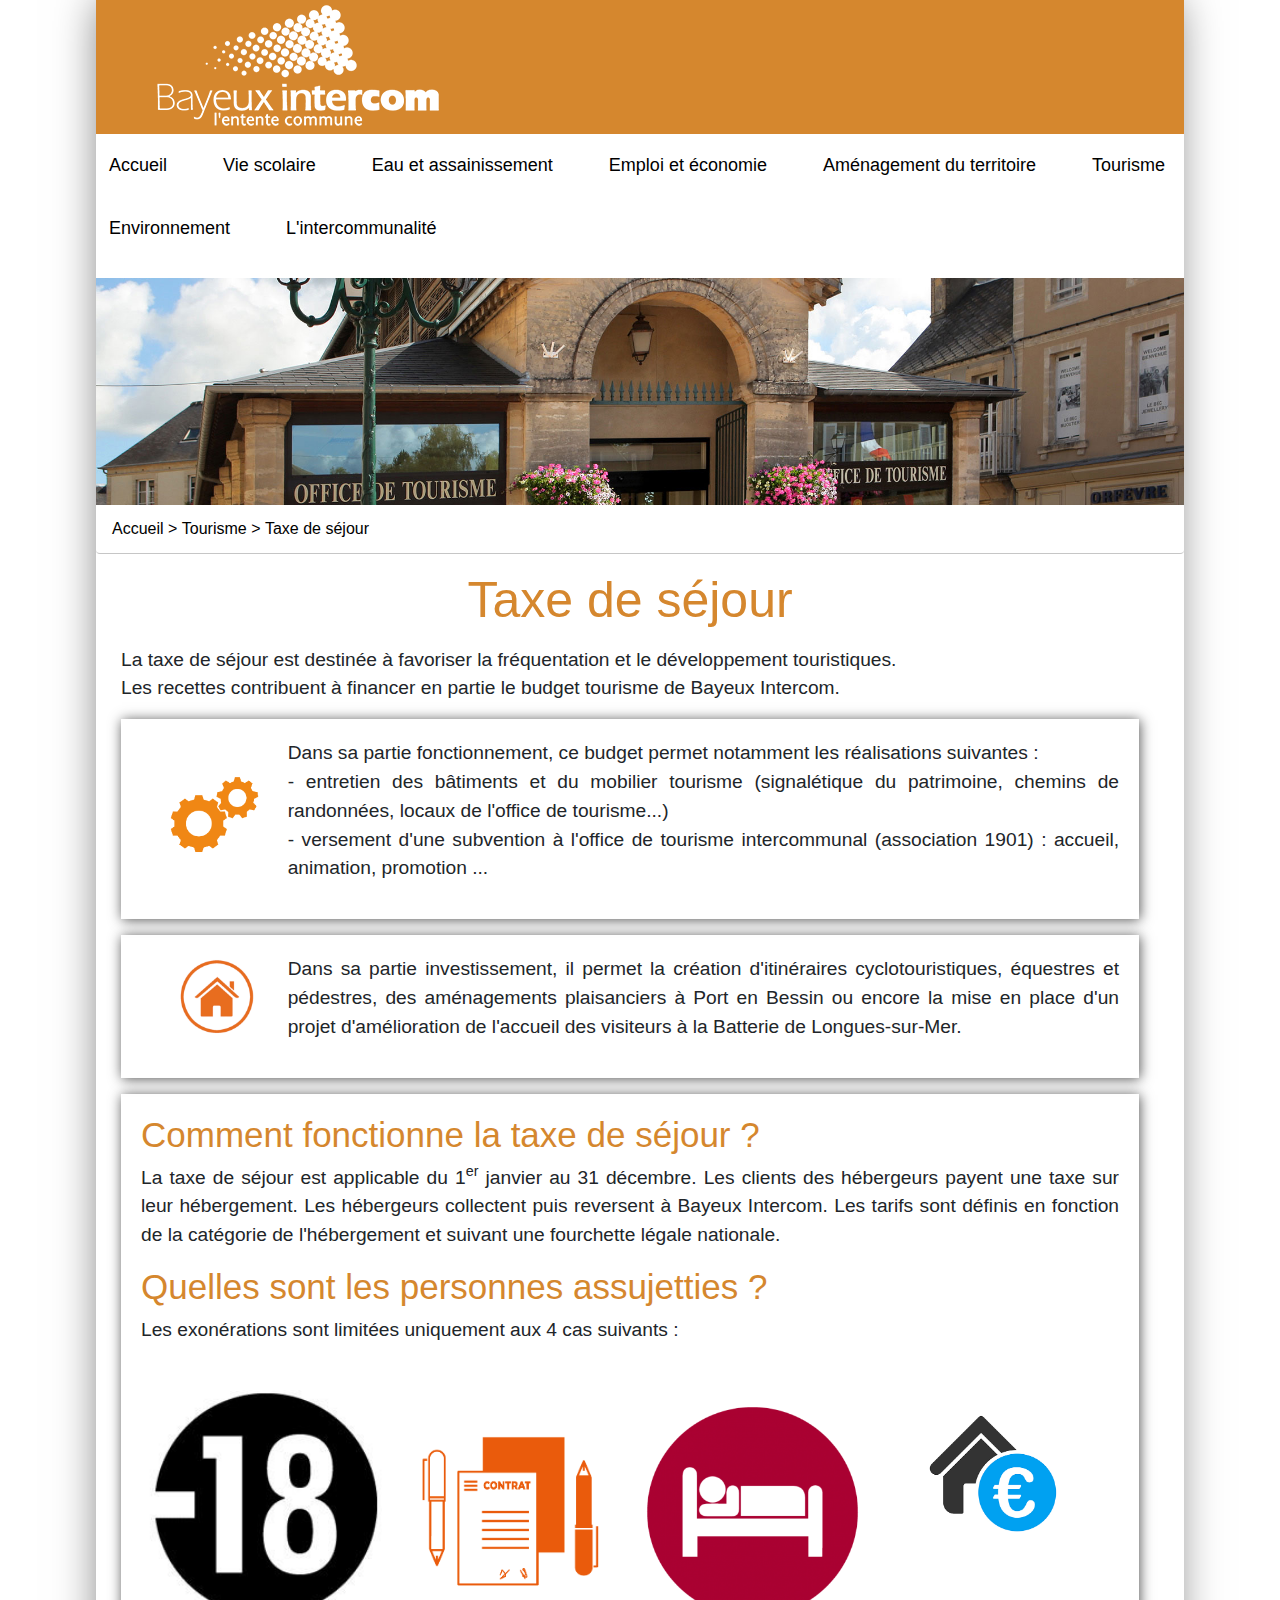
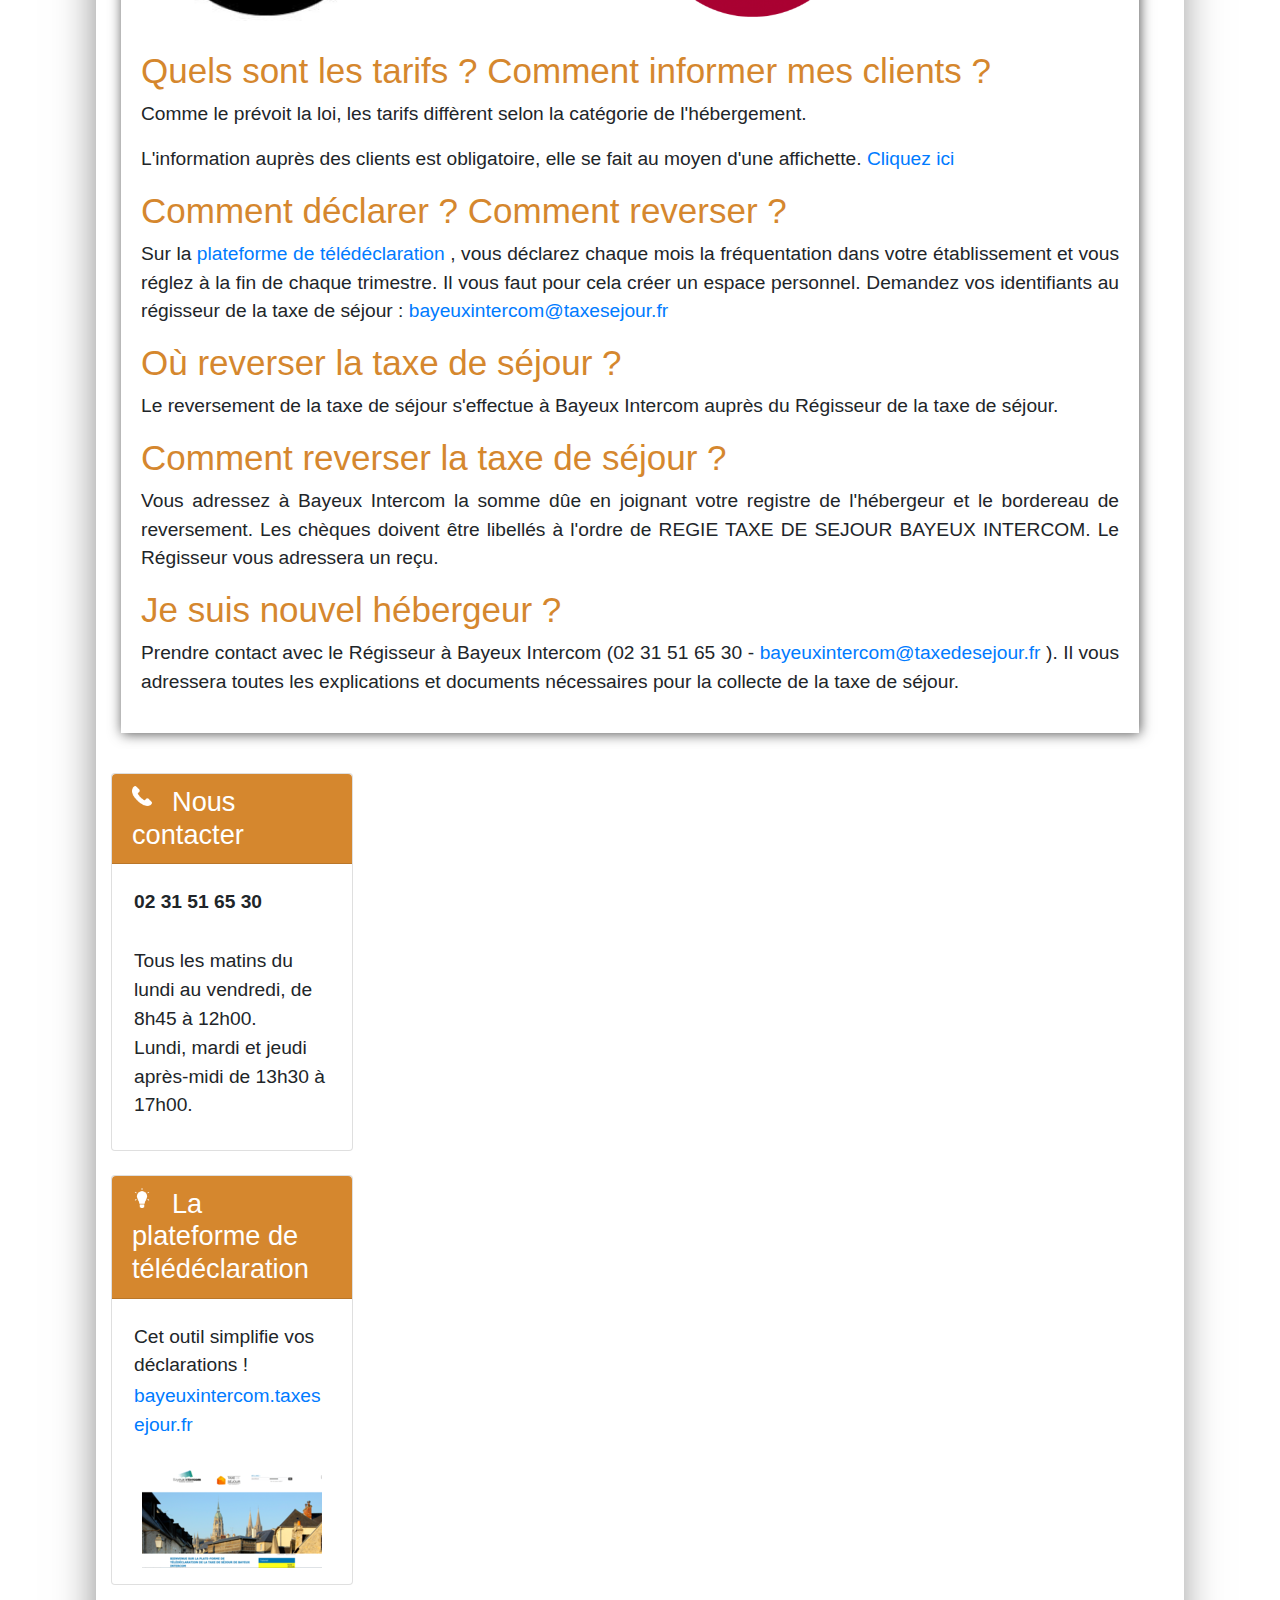
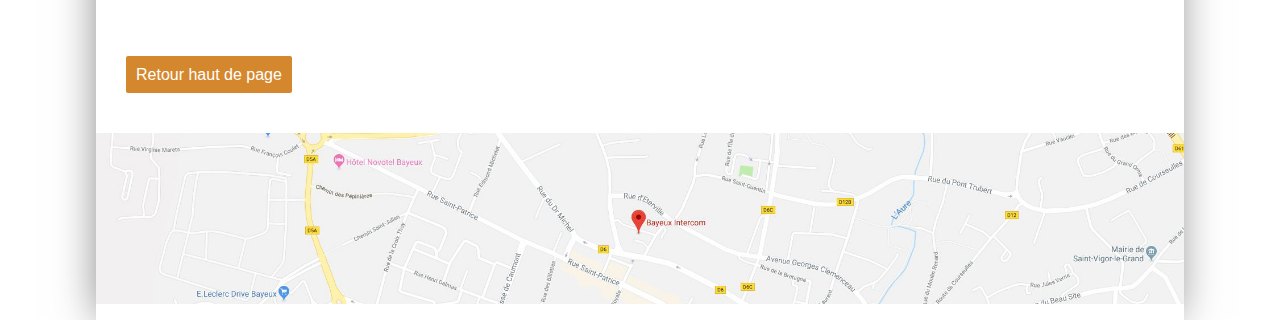
<file: Sources/taxe.html>
<html>

<head>
    <meta http-equiv="Content-Type" content="text/html; charset=UTF-8" />
    <link rel="stylesheet" href="https://stackpath.bootstrapcdn.com/bootstrap/4.3.1/css/bootstrap.min.css"
        integrity="sha384-ggOyR0iXCbMQv3Xipma34MD+dH/1fQ784/j6cY/iJTQUOhcWr7x9JvoRxT2MZw1T" crossorigin="anonymous">





    <link rel="stylesheet" type="text/css" href="css/menu.css" media="all">
    <link rel="stylesheet" type="text/css" href="css/designCommun.css" media="all">
    <link rel="stylesheet" type="text/css" href="css/taxe.css" media="all">
    <link rel="stylesheet" type="text/css" href="css/boutonApparitionCarte.css" media="all">
    <link rel="stylesheet" type="text/css" href="css/google-animation.css" media="all">
    <script src="https://ajax.googleapis.com/ajax/libs/jquery/1.7.2/jquery.min.js"></script>
    <script src="https://maxcdn.bootstrapcdn.com/bootstrap/3.4.0/js/bootstrap.min.js"></script>
</head>

<body class="SoumisBandesBlanches">
    <header class="banderole">
        <div class="intercom_taxe">
            <img id="logo-blanc" src="../Ressources/img/logo-blanc.png" alt="logo Bayeux intercom">
        </div>

    </header>


    <div class="menu row" role="navigation" aria-label="Menu principal">
        <ul>
            <li><a href="/">Accueil</a></li>
            <li class="vie-scolaire menu-dropdown-icon"><a href="/vie-scolaire/"><span class="Overline">Vie
                        scolaire</span></a>
                <ul class="level2">
                    <li class="hightlight-line"></li>
                    <li><a href="/vie-scolaire/espace-famille/">Espace famille</a></li>
                    <li><a href="/vie-scolaire/inscriptions/">Inscriptions</a>
                        <ul class="level3">
                            <li><a href="/vie-scolaire/inscriptions/inscriptions-scolaires/">Inscriptions scolaires</a>
                            </li>
                            <li><a href="/vie-scolaire/inscriptions/inscription-periscolaire/">Inscriptions
                                    périscolaires</a></li>
                        </ul>
                    </li>
                    <li><a href="/vie-scolaire/etablissements-scolaires/">Établissements</a>
                        <ul class="level3">
                            <li><a href="/vie-scolaire/etablissements-scolaires/les-ecoles-elementaires/">Ecoles
                                    publiques</a></li>
                            <li><a href="/vie-scolaire/etablissements-scolaires/les-ecoles-privees/">Ecoles privées</a>
                            </li>
                        </ul>
                    </li>
                    <li><a href="/vie-scolaire/restauration-scolaire/">Restauration</a>
                        <ul class="level3">
                            <li><a href="/vie-scolaire/restauration-scolaire/les-menus/">Menus</a></li>
                            <li><a href="/vie-scolaire/restauration-scolaire/les-produits/">Produits et éveil à la
                                    nutrition</a></li>
                            <li><a href="/vie-scolaire/restauration-scolaire/les-allergies-alimentaires/">Allergies
                                    alimentaires</a></li>
                        </ul>
                    </li>
                    <li><a href="/vie-scolaire/vie-scolaire-et-periscolaire/">Vie scolaire et périscolaire</a>
                        <ul class="level3">
                            <li><a href="/vie-scolaire/vie-scolaire-et-periscolaire/laccueil-periscolaire/">Accueil
                                    périscolaire</a></li>
                            <li><a href="/vie-scolaire/vie-scolaire-et-periscolaire/le-reglement-periscolaire/">Règlement
                                    périscolaire</a></li>
                            <li><a href="/vie-scolaire/vie-scolaire-et-periscolaire/loisirs-et-animations-scolaires/">Loisirs
                                    et animations scolaires</a></li>
                        </ul>
                    </li>
                    <li><a href="/vie-scolaire/tarifs/">Tarifs des accueils périscolaires</a>
                        <ul class="level3">
                            <li><a href="/vie-scolaire/tarifs/tarifs-de-la-restauration-scolaire/">Tarifs de la
                                    restauration
                                    scolaire</a></li>
                            <li><a
                                    href="/vie-scolaire/tarifs/tarifs-des-accueils-matin-et-soir-et-de-letude-surveillee/">Tarifs
                                    des accueils matin et soir et de l'étude surveillée</a></li>
                            <li><a href="/vie-scolaire/tarifs/mode-de-paiement/">Modes de paiement</a></li>
                        </ul>
                    </li>
                    <li><a href="/vie-scolaire/calendrier-2019-2020/">Calendrier 2019-2020</a></li>
                    <li><a href="/vie-scolaire/transports-scolaires/">Transports scolaires</a></li>
                </ul>
            </li>
            <li class="eau"><a href="/eau-et-assainissement/"><span class="Overline">Eau et assainissement</span></a>
                <ul class="level2">
                    <li class="hightlight-line"></li>
                    <li><a href="/eau-et-assainissement/facturation/">Facturation</a>
                        <ul class="level3">
                            <li><a href="/eau-et-assainissement/facturation/comprendre-ma-facture-et-son-paiement/">Comprendre
                                    ma facture et son paiement</a></li>
                            <li><a href="/eau-et-assainissement/facturation/les-prix-et-tarifs/">Les prix et tarifs</a>
                            </li>
                            <li><a href="/eau-et-assainissement/facturation/souscrireresilier-un-contrat/">Souscrire/résilier
                                    un contrat</a></li>
                        </ul>
                    </li>
                    <li><a href="/eau-et-assainissement/eau-potable/">Eau potable</a>
                        <ul class="level3">
                            <li><a href="/eau-et-assainissement/eau-potable/raccordement/">Raccordement</a></li>
                            <li><a href="/eau-et-assainissement/eau-potable/lire-mon-compteur/">Lire mon compteur</a>
                            </li>
                            <li><a href="/eau-et-assainissement/eau-potable/qualite-de-leau/">Qualité de l'eau</a></li>
                            <li><a href="/eau-et-assainissement/eau-potable/preservation-de-la-ressource-en-eau/">Préservation
                                    de la ressource en eau</a></li>
                            <li><a href="/eau-et-assainissement/eau-potable/les-equipements-deau-potable/">Les
                                    équipements
                                    d'eau potable</a></li>
                        </ul>
                    </li>
                    <li><a href="/eau-et-assainissement/assainissement-collectif/">Assainissement collectif</a>
                        <ul class="level3">
                            <li><a
                                    href="/eau-et-assainissement/assainissement-collectif/raccordement0/">Raccordement</a>
                            </li>
                            <li><a href="/eau-et-assainissement/assainissement-collectif/confirmite-des-rejets/">Conformité
                                    des rejets</a></li>
                            <li><a
                                    href="/eau-et-assainissement/assainissement-collectif/les-equipements-dassainissement/">Les
                                    équipements d'assainissement</a></li>
                        </ul>
                    </li>
                    <li><a href="/eau-et-assainissement/assainissement-non-collectif/">Assainissement non collectif</a>
                        <ul class="level3">
                            <li><a href="/eau-et-assainissement/assainissement-non-collectif/mon-projet-dinstallation/">Mon
                                    projet d'installation</a></li>
                            <li><a href="/eau-et-assainissement/assainissement-non-collectif/les-aides-financieres/">Les
                                    aides financières</a></li>
                            <li><a href="/eau-et-assainissement/assainissement-non-collectif/assistance-et-conseils/">Assistance
                                    et conseils</a></li>
                            <li><a
                                    href="/eau-et-assainissement/assainissement-non-collectif/les-controles-dinstallation/">Les
                                    contrôles d'installation</a></li>
                        </ul>
                    </li>
                    <li><a href="/eau-et-assainissement/defense-incendie/">Défense incendie</a></li>
                    <li><a href="/eau-et-assainissement/contact-et-numeros-durgence/">Contact et numéros d'urgence</a>
                    </li>
                    <li><a href="/eau-et-assainissement/formulaires-eau-et-assainissement/">Formulaires eau et
                            assainissement</a></li>
                </ul>
            </li>
            <li class="emploi"><a href="/emploi-et-economie/notre-equipe/"><span class="Overline">Emploi et
                        économie</span></a>
                <ul class="level2">
                    <li class="hightlight-line"></li>
                    <li><a href="/emploi-et-economie/environnement-economique/un-environnement-economique-dynamique/">Environnement
                            économique</a>
                        <ul class="level3">
                            <li><a
                                    href="/emploi-et-economie/environnement-economique/un-environnement-economique-dynamique/">Un
                                    environnement économique dynamique</a></li>
                            <li><a href="/emploi-et-economie/environnement-economique/secteurs-dactivites/">Secteurs
                                    d'activité</a></li>
                        </ul>
                    </li>
                    <li><a href="/emploi-et-economie/creer/">Créer</a>
                        <ul class="level3">
                            <li><a href="/emploi-et-economie/creer/pepiniere-dentreprise-et-espace-de-coworking/">Pépinière
                                    d'entreprise et espace de coworking</a></li>
                            <li><a href="/emploi-et-economie/creer/conseil-et-orientation/">Conseil et orientation</a>
                            </li>
                            <li><a href="/emploi-et-economie/creer/accompagnement-financier/">Accompagnement
                                    financier</a>
                            </li>
                        </ul>
                    </li>
                    <li><a href="/emploi-et-economie/simplanter-et-se-developper/">S'implanter et se développer</a>
                        <ul class="level3">
                            <li><a href="/emploi-et-economie/simplanter-et-se-developper/zones-dactivites/">Zones
                                    d'activités</a></li>
                            <li><a href="/emploi-et-economie/creer/pepiniere-dentreprise-et-espace-de-coworking/">Pépinière
                                    d'entreprise et espace de coworking</a></li>
                            <li><a href="/emploi-et-economie/simplanter-et-se-developper/ateliers-relais/">Ateliers
                                    relais</a></li>
                        </ul>
                    </li>
                    <li><a href="/emploi-et-economie/vie-commerciale/">Vie commerciale</a>
                        <ul class="level3">
                            <li><a href="/emploi-et-economie/vie-commerciale/un-reseau-dacteurs/">Un réseau
                                    d'acteurs</a>
                            </li>
                            <li><a href="/emploi-et-economie/vie-commerciale/legislation-relative-aux-commerces/">Législation
                                    relative aux commerces</a></li>
                        </ul>
                    </li>
                    <li><a href="/emploi-et-economie/emploi/un-bassin-pour-lemploi/">Emploi</a>
                        <ul class="level3">
                            <li><a href="/emploi-et-economie/emploi/un-bassin-pour-lemploi/">Un bassin pour l'emploi</a>
                            </li>
                            <li><a href="/emploi-et-economie/emploi/accompagnateurs-pour-lemploi/">Accompagnateurs pour
                                    l'emploi</a></li>
                        </ul>
                    </li>
                    <li><a href="/emploi-et-economie/notre-equipe/">Notre équipe</a></li>
                </ul>
            </li>
            <li class="amenagement"><a href="/amenagement-du-territoire/plui/"><span class="Overline">Aménagement du
                        territoire</span></a>
                <ul class="level2">
                    <li class="hightlight-line"></li>
                    <li><a href="/amenagement-du-territoire/plui/">Plan local d'urbanisme intercommunal</a>
                        <ul class="level3">
                            <li><a href="/amenagement-du-territoire/plui/quest-ce-quun-plui/">Qu'est-ce qu'un PLUI ?</a>
                            </li>
                            <li><a href="/amenagement-du-territoire/plui/comment-est-il-elabore/">Comment est-il
                                    élaboré
                                    ?</a></li>
                            <li><a href="/amenagement-du-territoire/plui/ou-en-sommes-nous/">Où en sommes-nous ?</a>
                            </li>
                            <li><a href="/amenagement-du-territoire/plui/consulter-le-dossier-denquete-publique/">Consulter
                                    le dossier d'enquête publique</a></li>
                        </ul>
                    </li>
                    <li><a href="/amenagement-du-territoire/reglement-local-de-publicite-intercommunal/">Règlement
                            local de
                            publicité intercommunal</a>
                        <ul class="level3">
                            <li><a
                                    href="/amenagement-du-territoire/reglement-local-de-publicite-intercommunal/quest-ce-quun-rlpi/">Qu'est-ce
                                    qu'un RLPI ?</a></li>
                            <li><a
                                    href="/amenagement-du-territoire/reglement-local-de-publicite-intercommunal/avant-derniere-etape-dans-lelaboration-du-rlpi/">Avant
                                    dernière étape dans l'élaboration du RLPI</a></li>
                            <li><a
                                    href="/amenagement-du-territoire/reglement-local-de-publicite-intercommunal/comment-contribuer-a-lenquete-publique/">Comment
                                    contribuer à l'enquête publique ?</a></li>
                            <li><a
                                    href="/amenagement-du-territoire/reglement-local-de-publicite-intercommunal/consulter-le-dossier-denquete-publique/">Consulter
                                    le dossier d'enquête publique</a></li>
                        </ul>
                    </li>
                    <li><a href="/amenagement-du-territoire/grands-projets/piscine/">Grands équipements</a>
                        <ul class="level3">
                            <li><a href="/amenagement-du-territoire/grands-projets/piscine/">Auréo</a></li>
                            <li><a href="/amenagement-du-territoire/grands-projets/mediatheque/">Les 7 lieux</a></li>
                            <li><a href="/amenagement-du-territoire/grands-projets/vitamines/">Vitamines</a></li>
                        </ul>
                    </li>
                    <li><a href="/amenagement-du-territoire/habitat-et-opah/">Habitat</a>
                        <ul class="level3">
                            <li><a href="/amenagement-du-territoire/habitat-et-opah/opah-de-bayeux-intercom/">Aides
                                    pour
                                    l'amélioration de son logement</a></li>
                            <li><a href="/amenagement-du-territoire/habitat-et-opah/architecte-conseil-du-caue/">Architecte
                                    conseil du CAUE</a></li>
                        </ul>
                    </li>
                </ul>
            </li>
            <li class="tourisme"><a href="/tourisme/"><span class="Overline">Tourisme</span></a>
                <ul class="level2">
                    <li class="hightlight-line"></li>
                    <li><a href="/tourisme/taxe-de-sejour/">Taxe de séjour</a></li>
                    <li><a href="/tourisme/patrimoine-historique/">Patrimoine historique</a></li>
                </ul>
            </li>
            <li class="environnement"><a href="/environnement/"><span class="Overline">Environnement</span></a>
                <ul class="level2">
                    <li class="hightlight-line"></li>
                    <li><a href="/environnement/frelon-asiatique/">Frelon asiatique</a></li>
                    <li><a href="/environnement/jardinage-au-naturel/">Jardinage au naturel</a></li>
                    <li><a href="/environnement/habitat-et-economies-denergie/">Habitat et économies d'énergie</a></li>
                    <li><a href="/environnement/restauration-de-mares/">Restauration de mares</a></li>
                </ul>
            </li>
            <li class="intercommu"><a href="/la-communaute-de-communes/linstitution-communautaire/"><span
                        class="Overline">L'intercommunalité</span></a>
                <ul class="level2">
                    <li class="hightlight-line"></li>
                    <li><a href="/la-communaute-de-communes/linstitution-communautaire/">L'institution communautaire</a>
                        <ul class="level3">
                            <li><a
                                    href="/la-communaute-de-communes/linstitution-communautaire/lorganisation-institutionnelle/">La
                                    gouvervance</a></li>
                            <li><a
                                    href="/la-communaute-de-communes/linstitution-communautaire/les-competences-statuaires/">Les
                                    compétences statuaires</a></li>
                        </ul>
                    </li>
                    <li><a href="/la-communaute-de-communes/le-conseil-communautaire/">Le Conseil communautaire</a>
                        <ul class="level3">
                            <li><a href="/la-communaute-de-communes/le-conseil-communautaire/les-ordres-du-jour/">Les
                                    ordres
                                    du jour</a></li>
                            <li><a href="/la-communaute-de-communes/le-conseil-communautaire/les-comptes-rendus/">Les
                                    comptes-rendus</a></li>
                        </ul>
                    </li>
                    <li><a href="/la-communaute-de-communes/les-36-communes/">Les 36 communes</a></li>
                    <li><a href="/la-communaute-de-communes/les-services/">Les services</a></li>
                    <li><a href="/la-communaute-de-communes/les-finances/">Les budgets</a></li>
                    <li><a href="/la-communaute-de-communes/marches-publics/">Les marchés publics</a></li>
                    <li><a href="/la-communaute-de-communes/recrutements/">Les recrutements</a></li>
                    <li><a href="/la-communaute-de-communes/nous-contacter/">Nous contacter</a></li>
                </ul>
            </li>
            <img class="logoBayeux zoom zoom-out" src="../Ressources/img/logo-blanc-resp.png"
                alt="logo Bayeux intercom"></img>
        </ul>

    </div>
    <div class="espace-btn-minMenu">
        <button class="minMenu" onclick="minMaxMenu()">Réduire le menu</button>
        <script src="../js/script-minMenu.js"></script>
    </div>


    <div id="banner-tourisme">
        <h1></h1>
        <img id="tourisme" src="../Ressources/img/tourisme.jpg" width="100%">
    </div>
    <nav aria-label="breadcrumb" class="fil">
        <ol class="breadcrumb">
            <a class="lien" href="/">Accueil</a>&nbsp;>&nbsp;<a class="lien"
                href="/tourisme/">Tourisme</a>&nbsp;>&nbsp;<a class="lien" href="/Sources/taxe/">Taxe de séjour</a>
        </ol>
    </nav>
    <!--TYPO3SEARCH_begin-->

    <section class="sectionG">
        <section class="section1">
            <div class="texteu">
                <div class="container row tourisme">
                    <!--<div id="content_main" class="col-lg-9">
                <div id="c1088" class="csc-frame csc-frame-default">-->
                    <div id="c1088" class="frame frame-default frame-type-text frame-layout-0">
                        <div class="content">
                            <div id="content_main" class="col-lg-9">

                                <!--  CONTENT ELEMENT, uid:1582/header [begin] -->
                                <div id="c1582" class="csc-frame csc-frame-default csc-space-after-medium">
                                    <!--  Header: [begin] -->
                                    <header>
                                        <h1 class=" ">Taxe de séjour</h1>
                                    </header>
                                    <!--  Header: [end] -->
                                    <p></p>
                                    <p class="pp">
                                        La taxe de séjour est destinée à favoriser la fréquentation et le développement
                                        touristiques.
                                        <br>
                                        Les recettes contribuent à financer en partie le budget tourisme de Bayeux
                                        Intercom.
                                        <br>
                                    </p>

                                    <div class="partieF">
                                        <img src="../Ressources/img/icones/rouages.png" alt="Icone du tourisme"
                                            class="imgg1">
                                        <p>
                                            Dans sa partie fonctionnement, ce budget permet notamment les réalisations
                                            suivantes :
                                            <br>
                                            - entretien des bâtiments et du mobilier tourisme (signalétique du
                                            patrimoine, chemins de randonnées, locaux de l'office de tourisme...)
                                            <br>
                                            - versement d'une subvention à l'office de tourisme intercommunal
                                            (association 1901) : accueil, animation, promotion ...
                                        </p>
                                    </div>
                                    <p> </p>
                                    <div class="partieF">
                                        <img src="../Ressources/img/icones/homeee.png" alt="Icone du tourisme"
                                            class="imgg2">
                                        <p>
                                            Dans sa partie investissement, il permet la création d'itinéraires
                                            cyclotouristiques, équestres et pédestres, des aménagements plaisanciers à
                                            Port en Bessin ou encore la mise en place d'un projet d'amélioration de
                                            l'accueil des visiteurs à la Batterie de Longues-sur-Mer.
                                        </p>
                                    </div>
                                    <p> </p>
                                    <div class="partie partieF">
                                        <h3 class="col-title">Comment fonctionne la taxe de séjour ?</h3>
                                        <p>
                                            La taxe de séjour est applicable du 1<sup>er</sup>
                                            janvier au 31 décembre. Les clients des hébergeurs payent une taxe sur leur
                                            hébergement.
                                            Les hébergeurs collectent puis reversent à Bayeux Intercom.
                                            Les tarifs sont définis en fonction de la catégorie de l'hébergement et
                                            suivant une fourchette légale nationale.
                                        </p>

                                        <p> </p>
                                        <h3 class="col-title">Quelles sont les personnes assujetties ?</h3>
                                        <p>
                                            Les exonérations sont limitées uniquement aux 4 cas suivants :
                                            <br>
                                            <br>
                                            <div class="totaal">
                                                <div class="colonne">
                                                    <a class="bidule" href="#">
                                                        <img class="img-fluid" src="../Ressources/img/icones/mineur.jpg"
                                                            class="imgr1" />
                                                        <span class="s1">
                                                            1) Les personnes mineures (-18 ans)</span>
                                                    </a>

                                                    <a class="bidule" href="#">
                                                        <img class="img-fluid"
                                                            src="../Ressources/img/icones/contrat.png" class="imgr2" />
                                                        <span class="s2">
                                                            2) Les titulaires d'un contrat de travail saisonnier
                                                            employés dans une commune du territoire de Bayeux
                                                            Intercom</span>
                                                    </a>

                                                    <a class="bidule" href="#">
                                                        <img class="img-fluid"
                                                            src="../Ressources/img/icones/hebergement.png"
                                                            class="imgr3" />
                                                        <span class="s3">
                                                            3) Les personnes bénéficiant d'un hébergement d'urgence ou
                                                            d'un relogement temporaire </span>
                                                    </a>

                                                    <a class="bidule" href="#">
                                                        <img class="img-fluid" src="../Ressources/img/icones/loyer.jpg"
                                                            class="imgr4" />
                                                        <span class="s4">
                                                            4) Les personnes qui occupent les locaux dont le loyer est
                                                            inférieur à un montant fixé par une délibération (Bayeux
                                                            Intercom n'a pas fixé de seuil, cette exonération est donc
                                                            sans objet)</span>
                                                    </a>
                                                </div>
                                            </div>
                                        </p>
                                        <h3 class="col-title">Quels sont les tarifs ? Comment informer mes clients ?
                                        </h3>
                                        <p>
                                            Comme le prévoit la loi, les tarifs diffèrent selon la catégorie de
                                            l'hébergement.
                                        </p>
                                        <p>
                                            L'information auprès des clients est obligatoire, elle se fait au moyen
                                            d'une affichette.
                                            <a href=" " target="_blank">Cliquez ici</a>
                                        </p>

                                        <p></p>
                                        <h3 class="col-title">Comment déclarer ? Comment reverser ?</h3>
                                        <p>
                                            Sur la <a href=" " target="_blank">plateforme de télédéclaration</a>
                                            , vous déclarez chaque mois la fréquentation dans votre établissement et
                                            vous réglez à la fin de chaque trimestre.
                                            Il vous faut pour cela créer un espace personnel.
                                            Demandez vos identifiants au régisseur de la taxe de séjour :
                                            <a href=" "> bayeuxintercom@taxesejour.fr</a>
                                        </p>

                                        <p></p>
                                        <h3 class="col-title">Où reverser la taxe de séjour ?</h3>
                                        <p>
                                            Le reversement de la taxe de séjour s'effectue à Bayeux Intercom auprès du
                                            Régisseur de la taxe de séjour.
                                        </p>
                                        <p></p>
                                        <h3 class="col-title">Comment reverser la taxe de séjour ?</h3>
                                        <p>
                                            Vous adressez à Bayeux Intercom la somme dûe en joignant votre registre de
                                            l'hébergeur et le bordereau de reversement.
                                            Les chèques doivent être libellés à l'ordre de REGIE TAXE DE SEJOUR BAYEUX
                                            INTERCOM.
                                            Le Régisseur vous adressera un reçu.
                                        </p>
                                        <p></p>
                                        <h3 class="col-title">Je suis nouvel hébergeur ?</h3>
                                        <p>
                                            Prendre contact avec le Régisseur à Bayeux Intercom (02 31 51 65 30 -
                                            <a href=" " target="_blank">bayeuxintercom@taxedesejour.fr</a>
                                            ). Il vous adressera toutes les explications et documents nécessaires pour
                                            la collecte de la taxe de séjour.
                                        </p>
                                    </div>
                                    <p></p>
                                </div>
                            </div>
                        </div>
                        <!--</div> 
                </div>  -->
                    </div>
                </div>
            </div>
        </section>

        <div id="content_main" class="col-md-3">
            <!--section2-->

            <!--  CONTENT ELEMENT, uid:1082/mask_contact [begin] -->
            <div id="c1082" class="csc-frame csc-frame-default">
                <div class="card my-4 list-group">
                    <h3 class="card-header"><img src="../Ressources/img/icones/call.png" alt="Icone de téléphone" />
                        Nous contacter<br />
                    </h3>
                    <div class="card-body">
                        <p class="my-1">
                            <p><strong>02 31 51 65 30</strong></p>
                            <p><br /> Tous les matins du lundi au vendredi, de 8h45 à 12h00.<br /> Lundi, mardi et jeudi
                                après-midi de 13h30&nbsp;à 17h00.</p><br />
                        </p>

                        <p class="my-1">

                        </p>

                        <p class="my-1">

                        </p>

                        <p class="my-1">

                        </p>

                        <p class="my-1">

                        </p>

                        <p class="my-1">

                        </p>
                    </div>
                </div>
            </div>
            <!--  CONTENT ELEMENT, uid:1082/mask_contact [end] -->

            <!--  CONTENT ELEMENT, uid:1083/mask_contact [begin] -->
            <div id="c1083" class="csc-frame csc-frame-default">
                <div class="card my-4 list-group">
                    <h3 class="card-header"><img src="../Ressources/img/icones/bulb-on.png" alt="Icone de téléphone" />
                        La plateforme de télédéclaration<br />
                    </h3>
                    <div class="card-body">
                        <p class="my-1">
                            <!--  CONTENT ELEMENT, uid:1112/text [begin] -->
                            <div id="c1112" class="csc-frame csc-frame-default">
                                <div id="c1112" class="frame frame-default frame-type-text frame-layout-0">
                                    <p>Cet outil simplifie vos déclarations !&nbsp;</p>
                                    <p><a href="https://bayeuxintercom.taxesejour.fr/"
                                            target="_blank">bayeuxintercom.taxesejour.fr</a>
                                    </p>
                                </div>
                            </div>
                            <!--  CONTENT ELEMENT, uid:1112/text [end] -->
                            <br />
                            <!--  CONTENT ELEMENT, uid:1113/image [begin] -->
                            <div id="c1113" class="csc-frame csc-frame-default">
                                <div id="c1113" class="frame frame-default frame-type-image frame-layout-0">
                                    <div class="ce-image ce-center ce-above">
                                        <div class="ce-gallery" data-ce-columns="1" data-ce-images="1">
                                            <div class="ce-outer">
                                                <div class="ce-inner">
                                                    <div class="ce-row">
                                                        <div class="ce-column">
                                                            <figure class="image">
                                                                <img class="image-embed-item"
                                                                    src="../Ressources/img/icones/petitTruc.png"
                                                                    width="180" height="98" alt="" />
                                                            </figure>
                                                        </div>
                                                    </div>
                                                </div>
                                            </div>
                                        </div>
                                    </div>
                                </div>
                            </div>
                    </div>
                </div>
            </div>
            <!--  CONTENT ELEMENT, uid:1113/image [end] -->
            <br />
        </div>


    </section>

    <div class="centreAncre"><a href="#banner-tourisme" class="ancre">Retour haut de page</a></div>
    <footer>
        <a href="https://www.google.com/maps/place/Bayeux+Intercom/@49.280067,-0.707003,
    16z/data=!4m5!3m4!1s0x0:0x81033eeef083791e!8m2!3d49.280067!4d-0.707003?hl=fr-FR" target="_blank">
            <img class="googlemap" src="../Ressources/img/googlemap-bayeux.jpg"
                alt="Plan d'accès aux bâtiment de Bayeux Intercom">
        </a>
    </footer>

</body>

</html>
</file>
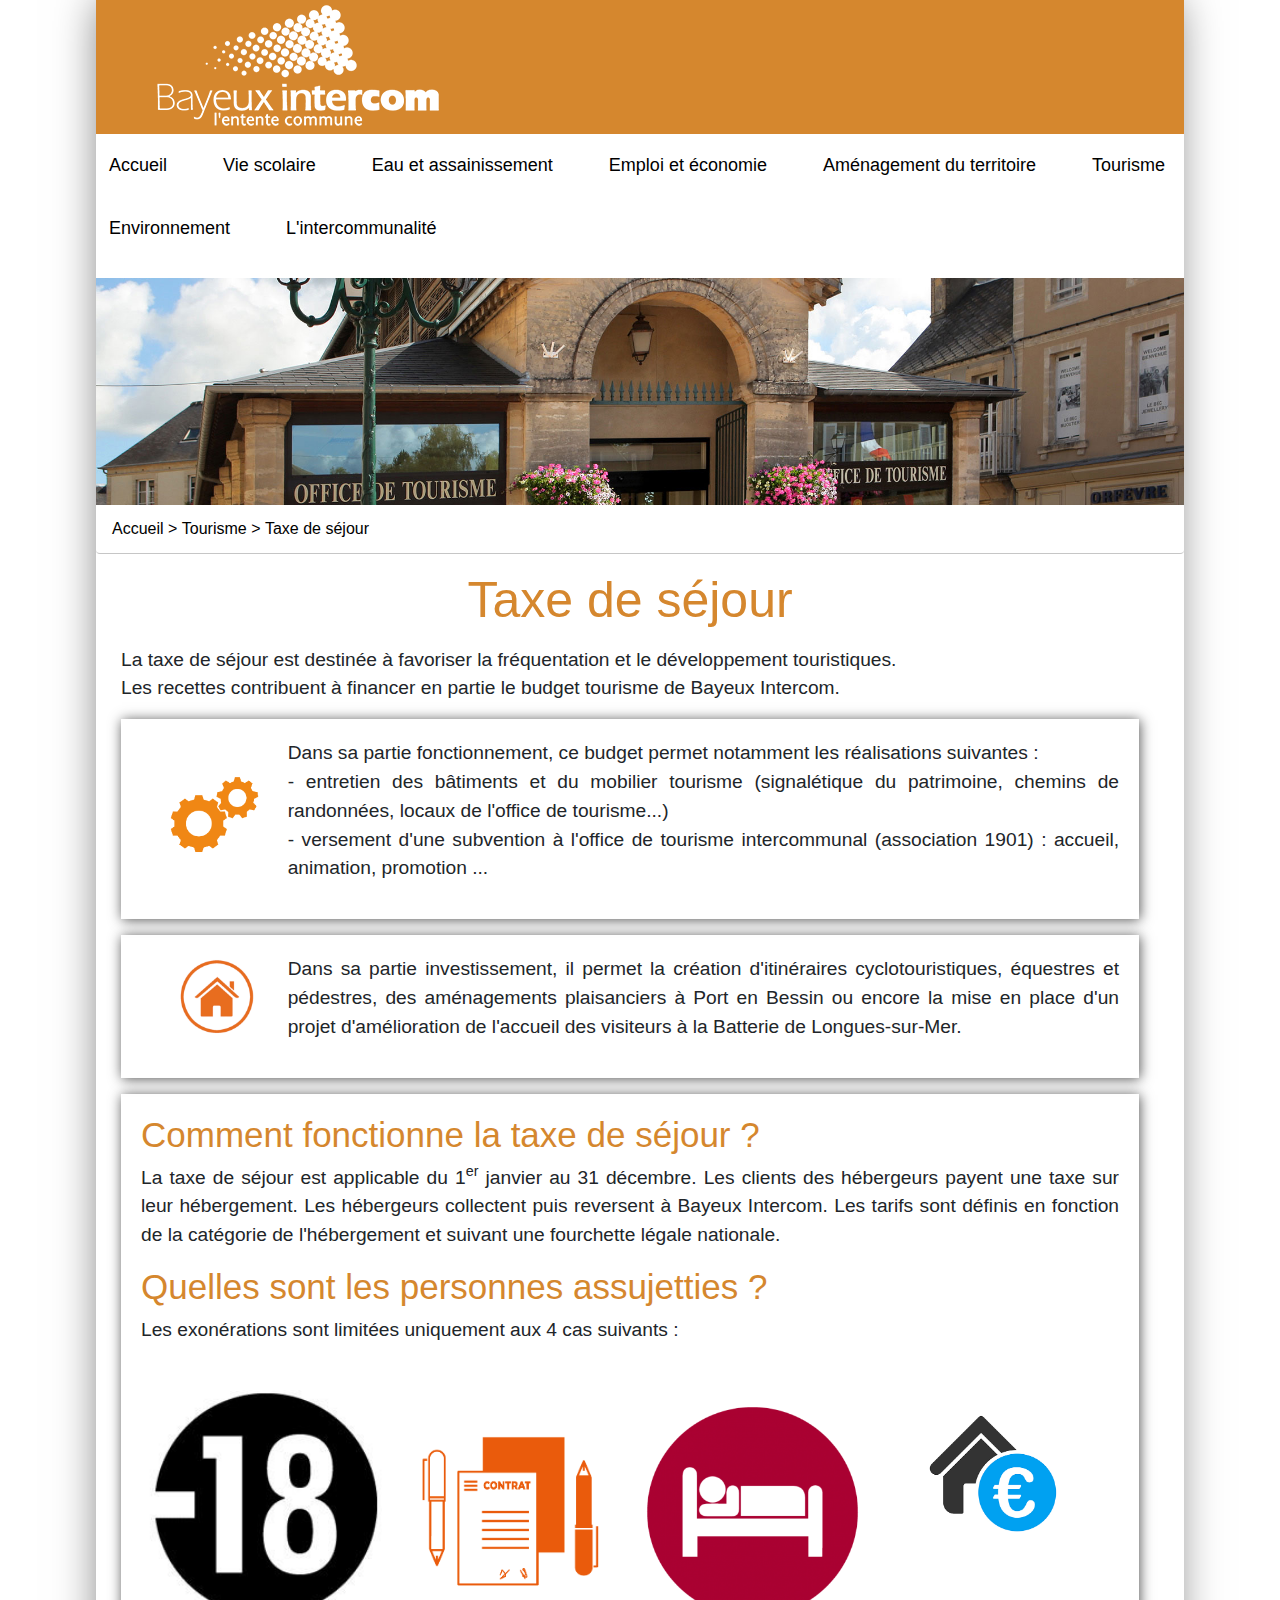
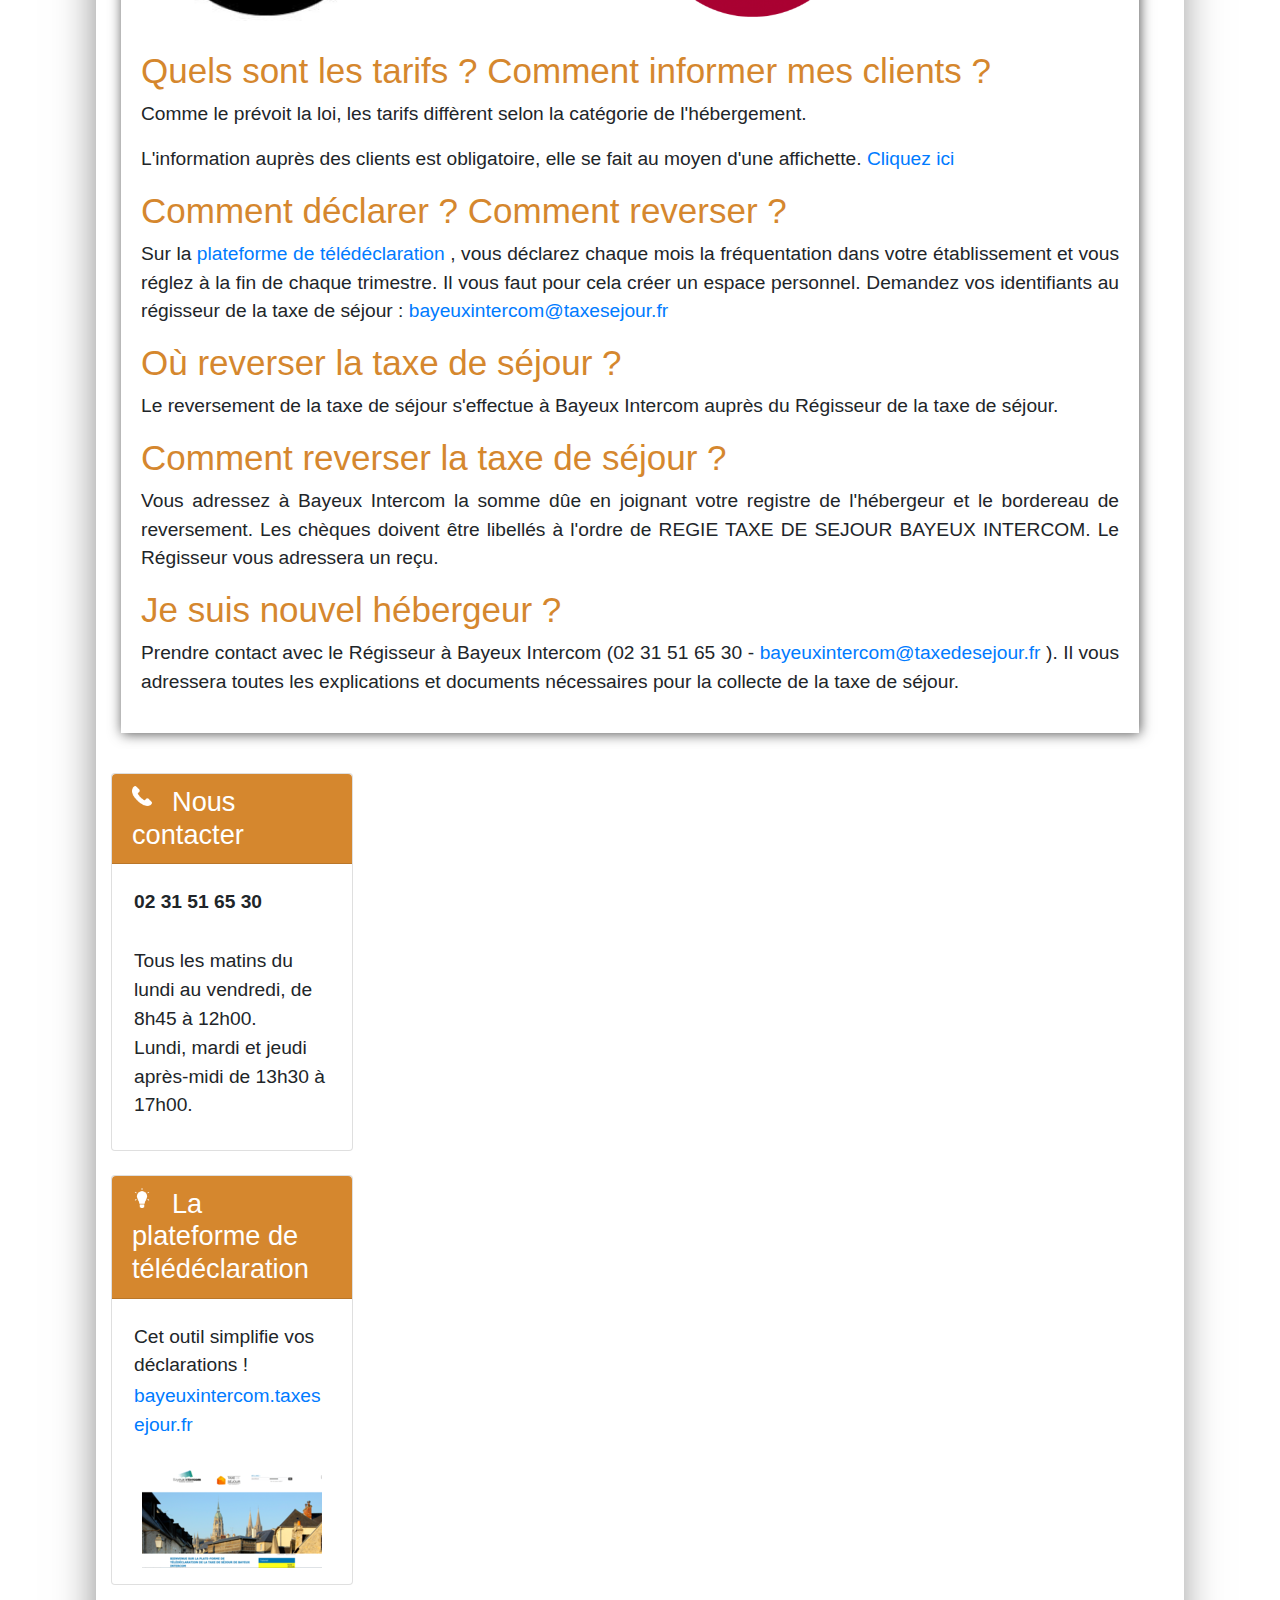
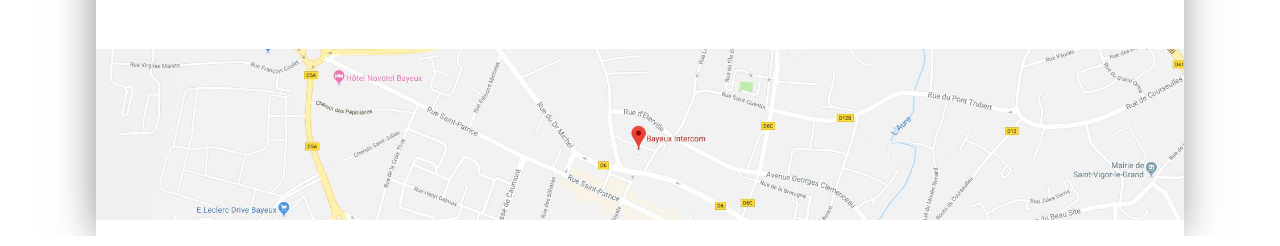
<file: Sources/taxe2.html>
<html>

<head>
    <link rel="stylesheet" href="https://stackpath.bootstrapcdn.com/bootstrap/4.3.1/css/bootstrap.min.css"
        integrity="sha384-ggOyR0iXCbMQv3Xipma34MD+dH/1fQ784/j6cY/iJTQUOhcWr7x9JvoRxT2MZw1T" crossorigin="anonymous">





    <link rel="stylesheet" type="text/css" href="css/menu.css" media="all">
    <link rel="stylesheet" type="text/css" href="css/designCommun.css" media="all">
    <link rel="stylesheet" type="text/css" href="css/taxe.css" media="all">
    <link rel="stylesheet" type="text/css" href="css/boutonApparitionCarte.css" media="all">
    <script src="https://ajax.googleapis.com/ajax/libs/jquery/1.7.2/jquery.min.js"></script>
    <script src="https://maxcdn.bootstrapcdn.com/bootstrap/3.4.0/js/bootstrap.min.js"></script>
</head>

<body class="SoumisBandesBlanches">
    <header class="banderole">
        <div class="intercom_taxe">
            <img id="logo-blanc" src="../Ressources/img/logo-blanc.png" alt="logo Bayeux intercom">
        </div>

    </header>


    <div class="menu row" role="navigation" aria-label="Menu principal">
        <ul>
            <li><a href="/">Accueil</a></li>
            <li class="vie-scolaire menu-dropdown-icon"><a href="/vie-scolaire/"><span class="Overline">Vie
                        scolaire</span></a>
                <ul class="level2">
                    <li class="hightlight-line"></li>
                    <li><a href="/vie-scolaire/espace-famille/">Espace famille</a></li>
                    <li><a href="/vie-scolaire/inscriptions/">Inscriptions</a>
                        <ul class="level3">
                            <li><a href="/vie-scolaire/inscriptions/inscriptions-scolaires/">Inscriptions scolaires</a>
                            </li>
                            <li><a href="/vie-scolaire/inscriptions/inscription-periscolaire/">Inscriptions
                                    périscolaires</a></li>
                        </ul>
                    </li>
                    <li><a href="/vie-scolaire/etablissements-scolaires/">Établissements</a>
                        <ul class="level3">
                            <li><a href="/vie-scolaire/etablissements-scolaires/les-ecoles-elementaires/">Ecoles
                                    publiques</a></li>
                            <li><a href="/vie-scolaire/etablissements-scolaires/les-ecoles-privees/">Ecoles privées</a>
                            </li>
                        </ul>
                    </li>
                    <li><a href="/vie-scolaire/restauration-scolaire/">Restauration</a>
                        <ul class="level3">
                            <li><a href="/vie-scolaire/restauration-scolaire/les-menus/">Menus</a></li>
                            <li><a href="/vie-scolaire/restauration-scolaire/les-produits/">Produits et éveil à la
                                    nutrition</a></li>
                            <li><a href="/vie-scolaire/restauration-scolaire/les-allergies-alimentaires/">Allergies
                                    alimentaires</a></li>
                        </ul>
                    </li>
                    <li><a href="/vie-scolaire/vie-scolaire-et-periscolaire/">Vie scolaire et périscolaire</a>
                        <ul class="level3">
                            <li><a href="/vie-scolaire/vie-scolaire-et-periscolaire/laccueil-periscolaire/">Accueil
                                    périscolaire</a></li>
                            <li><a href="/vie-scolaire/vie-scolaire-et-periscolaire/le-reglement-periscolaire/">Règlement
                                    périscolaire</a></li>
                            <li><a href="/vie-scolaire/vie-scolaire-et-periscolaire/loisirs-et-animations-scolaires/">Loisirs
                                    et animations scolaires</a></li>
                        </ul>
                    </li>
                    <li><a href="/vie-scolaire/tarifs/">Tarifs des accueils périscolaires</a>
                        <ul class="level3">
                            <li><a href="/vie-scolaire/tarifs/tarifs-de-la-restauration-scolaire/">Tarifs de la
                                    restauration
                                    scolaire</a></li>
                            <li><a
                                    href="/vie-scolaire/tarifs/tarifs-des-accueils-matin-et-soir-et-de-letude-surveillee/">Tarifs
                                    des accueils matin et soir et de l'étude surveillée</a></li>
                            <li><a href="/vie-scolaire/tarifs/mode-de-paiement/">Modes de paiement</a></li>
                        </ul>
                    </li>
                    <li><a href="/vie-scolaire/calendrier-2019-2020/">Calendrier 2019-2020</a></li>
                    <li><a href="/vie-scolaire/transports-scolaires/">Transports scolaires</a></li>
                </ul>
            </li>
            <li class="eau"><a href="/eau-et-assainissement/"><span class="Overline">Eau et assainissement</span></a>
                <ul class="level2">
                    <li class="hightlight-line"></li>
                    <li><a href="/eau-et-assainissement/facturation/">Facturation</a>
                        <ul class="level3">
                            <li><a href="/eau-et-assainissement/facturation/comprendre-ma-facture-et-son-paiement/">Comprendre
                                    ma facture et son paiement</a></li>
                            <li><a href="/eau-et-assainissement/facturation/les-prix-et-tarifs/">Les prix et tarifs</a>
                            </li>
                            <li><a href="/eau-et-assainissement/facturation/souscrireresilier-un-contrat/">Souscrire/résilier
                                    un contrat</a></li>
                        </ul>
                    </li>
                    <li><a href="/eau-et-assainissement/eau-potable/">Eau potable</a>
                        <ul class="level3">
                            <li><a href="/eau-et-assainissement/eau-potable/raccordement/">Raccordement</a></li>
                            <li><a href="/eau-et-assainissement/eau-potable/lire-mon-compteur/">Lire mon compteur</a>
                            </li>
                            <li><a href="/eau-et-assainissement/eau-potable/qualite-de-leau/">Qualité de l'eau</a></li>
                            <li><a href="/eau-et-assainissement/eau-potable/preservation-de-la-ressource-en-eau/">Préservation
                                    de la ressource en eau</a></li>
                            <li><a href="/eau-et-assainissement/eau-potable/les-equipements-deau-potable/">Les
                                    équipements
                                    d'eau potable</a></li>
                        </ul>
                    </li>
                    <li><a href="/eau-et-assainissement/assainissement-collectif/">Assainissement collectif</a>
                        <ul class="level3">
                            <li><a
                                    href="/eau-et-assainissement/assainissement-collectif/raccordement0/">Raccordement</a>
                            </li>
                            <li><a href="/eau-et-assainissement/assainissement-collectif/confirmite-des-rejets/">Conformité
                                    des rejets</a></li>
                            <li><a
                                    href="/eau-et-assainissement/assainissement-collectif/les-equipements-dassainissement/">Les
                                    équipements d'assainissement</a></li>
                        </ul>
                    </li>
                    <li><a href="/eau-et-assainissement/assainissement-non-collectif/">Assainissement non collectif</a>
                        <ul class="level3">
                            <li><a href="/eau-et-assainissement/assainissement-non-collectif/mon-projet-dinstallation/">Mon
                                    projet d'installation</a></li>
                            <li><a href="/eau-et-assainissement/assainissement-non-collectif/les-aides-financieres/">Les
                                    aides financières</a></li>
                            <li><a href="/eau-et-assainissement/assainissement-non-collectif/assistance-et-conseils/">Assistance
                                    et conseils</a></li>
                            <li><a
                                    href="/eau-et-assainissement/assainissement-non-collectif/les-controles-dinstallation/">Les
                                    contrôles d'installation</a></li>
                        </ul>
                    </li>
                    <li><a href="/eau-et-assainissement/defense-incendie/">Défense incendie</a></li>
                    <li><a href="/eau-et-assainissement/contact-et-numeros-durgence/">Contact et numéros d'urgence</a>
                    </li>
                    <li><a href="/eau-et-assainissement/formulaires-eau-et-assainissement/">Formulaires eau et
                            assainissement</a></li>
                </ul>
            </li>
            <li class="emploi"><a href="/emploi-et-economie/notre-equipe/"><span class="Overline">Emploi et
                        économie</span></a>
                <ul class="level2">
                    <li class="hightlight-line"></li>
                    <li><a href="/emploi-et-economie/environnement-economique/un-environnement-economique-dynamique/">Environnement
                            économique</a>
                        <ul class="level3">
                            <li><a
                                    href="/emploi-et-economie/environnement-economique/un-environnement-economique-dynamique/">Un
                                    environnement économique dynamique</a></li>
                            <li><a href="/emploi-et-economie/environnement-economique/secteurs-dactivites/">Secteurs
                                    d'activité</a></li>
                        </ul>
                    </li>
                    <li><a href="/emploi-et-economie/creer/">Créer</a>
                        <ul class="level3">
                            <li><a href="/emploi-et-economie/creer/pepiniere-dentreprise-et-espace-de-coworking/">Pépinière
                                    d'entreprise et espace de coworking</a></li>
                            <li><a href="/emploi-et-economie/creer/conseil-et-orientation/">Conseil et orientation</a>
                            </li>
                            <li><a href="/emploi-et-economie/creer/accompagnement-financier/">Accompagnement
                                    financier</a>
                            </li>
                        </ul>
                    </li>
                    <li><a href="/emploi-et-economie/simplanter-et-se-developper/">S'implanter et se développer</a>
                        <ul class="level3">
                            <li><a href="/emploi-et-economie/simplanter-et-se-developper/zones-dactivites/">Zones
                                    d'activités</a></li>
                            <li><a href="/emploi-et-economie/creer/pepiniere-dentreprise-et-espace-de-coworking/">Pépinière
                                    d'entreprise et espace de coworking</a></li>
                            <li><a href="/emploi-et-economie/simplanter-et-se-developper/ateliers-relais/">Ateliers
                                    relais</a></li>
                        </ul>
                    </li>
                    <li><a href="/emploi-et-economie/vie-commerciale/">Vie commerciale</a>
                        <ul class="level3">
                            <li><a href="/emploi-et-economie/vie-commerciale/un-reseau-dacteurs/">Un réseau
                                    d'acteurs</a>
                            </li>
                            <li><a href="/emploi-et-economie/vie-commerciale/legislation-relative-aux-commerces/">Législation
                                    relative aux commerces</a></li>
                        </ul>
                    </li>
                    <li><a href="/emploi-et-economie/emploi/un-bassin-pour-lemploi/">Emploi</a>
                        <ul class="level3">
                            <li><a href="/emploi-et-economie/emploi/un-bassin-pour-lemploi/">Un bassin pour l'emploi</a>
                            </li>
                            <li><a href="/emploi-et-economie/emploi/accompagnateurs-pour-lemploi/">Accompagnateurs pour
                                    l'emploi</a></li>
                        </ul>
                    </li>
                    <li><a href="/emploi-et-economie/notre-equipe/">Notre équipe</a></li>
                </ul>
            </li>
            <li class="amenagement"><a href="/amenagement-du-territoire/plui/"><span class="Overline">Aménagement du
                        territoire</span></a>
                <ul class="level2">
                    <li class="hightlight-line"></li>
                    <li><a href="/amenagement-du-territoire/plui/">Plan local d'urbanisme intercommunal</a>
                        <ul class="level3">
                            <li><a href="/amenagement-du-territoire/plui/quest-ce-quun-plui/">Qu'est-ce qu'un PLUI ?</a>
                            </li>
                            <li><a href="/amenagement-du-territoire/plui/comment-est-il-elabore/">Comment est-il
                                    élaboré
                                    ?</a></li>
                            <li><a href="/amenagement-du-territoire/plui/ou-en-sommes-nous/">Où en sommes-nous ?</a>
                            </li>
                            <li><a href="/amenagement-du-territoire/plui/consulter-le-dossier-denquete-publique/">Consulter
                                    le dossier d'enquête publique</a></li>
                        </ul>
                    </li>
                    <li><a href="/amenagement-du-territoire/reglement-local-de-publicite-intercommunal/">Règlement
                            local de
                            publicité intercommunal</a>
                        <ul class="level3">
                            <li><a
                                    href="/amenagement-du-territoire/reglement-local-de-publicite-intercommunal/quest-ce-quun-rlpi/">Qu'est-ce
                                    qu'un RLPI ?</a></li>
                            <li><a
                                    href="/amenagement-du-territoire/reglement-local-de-publicite-intercommunal/avant-derniere-etape-dans-lelaboration-du-rlpi/">Avant
                                    dernière étape dans l'élaboration du RLPI</a></li>
                            <li><a
                                    href="/amenagement-du-territoire/reglement-local-de-publicite-intercommunal/comment-contribuer-a-lenquete-publique/">Comment
                                    contribuer à l'enquête publique ?</a></li>
                            <li><a
                                    href="/amenagement-du-territoire/reglement-local-de-publicite-intercommunal/consulter-le-dossier-denquete-publique/">Consulter
                                    le dossier d'enquête publique</a></li>
                        </ul>
                    </li>
                    <li><a href="/amenagement-du-territoire/grands-projets/piscine/">Grands équipements</a>
                        <ul class="level3">
                            <li><a href="/amenagement-du-territoire/grands-projets/piscine/">Auréo</a></li>
                            <li><a href="/amenagement-du-territoire/grands-projets/mediatheque/">Les 7 lieux</a></li>
                            <li><a href="/amenagement-du-territoire/grands-projets/vitamines/">Vitamines</a></li>
                        </ul>
                    </li>
                    <li><a href="/amenagement-du-territoire/habitat-et-opah/">Habitat</a>
                        <ul class="level3">
                            <li><a href="/amenagement-du-territoire/habitat-et-opah/opah-de-bayeux-intercom/">Aides
                                    pour
                                    l'amélioration de son logement</a></li>
                            <li><a href="/amenagement-du-territoire/habitat-et-opah/architecte-conseil-du-caue/">Architecte
                                    conseil du CAUE</a></li>
                        </ul>
                    </li>
                </ul>
            </li>
            <li class="tourisme"><a href="/tourisme/"><span class="Overline">Tourisme</span></a>
                <ul class="level2">
                    <li class="hightlight-line"></li>
                    <li><a href="/tourisme/taxe-de-sejour/">Taxe de séjour</a></li>
                    <li><a href="/tourisme/patrimoine-historique/">Patrimoine historique</a></li>
                </ul>
            </li>
            <li class="environnement"><a href="/environnement/"><span class="Overline">Environnement</span></a>
                <ul class="level2">
                    <li class="hightlight-line"></li>
                    <li><a href="/environnement/frelon-asiatique/">Frelon asiatique</a></li>
                    <li><a href="/environnement/jardinage-au-naturel/">Jardinage au naturel</a></li>
                    <li><a href="/environnement/habitat-et-economies-denergie/">Habitat et économies d'énergie</a></li>
                    <li><a href="/environnement/restauration-de-mares/">Restauration de mares</a></li>
                </ul>
            </li>
            <li class="intercommu"><a href="/la-communaute-de-communes/linstitution-communautaire/"><span
                        class="Overline">L'intercommunalité</span></a>
                <ul class="level2">
                    <li class="hightlight-line"></li>
                    <li><a href="/la-communaute-de-communes/linstitution-communautaire/">L'institution communautaire</a>
                        <ul class="level3">
                            <li><a
                                    href="/la-communaute-de-communes/linstitution-communautaire/lorganisation-institutionnelle/">La
                                    gouvervance</a></li>
                            <li><a
                                    href="/la-communaute-de-communes/linstitution-communautaire/les-competences-statuaires/">Les
                                    compétences statuaires</a></li>
                        </ul>
                    </li>
                    <li><a href="/la-communaute-de-communes/le-conseil-communautaire/">Le Conseil communautaire</a>
                        <ul class="level3">
                            <li><a href="/la-communaute-de-communes/le-conseil-communautaire/les-ordres-du-jour/">Les
                                    ordres
                                    du jour</a></li>
                            <li><a href="/la-communaute-de-communes/le-conseil-communautaire/les-comptes-rendus/">Les
                                    comptes-rendus</a></li>
                        </ul>
                    </li>
                    <li><a href="/la-communaute-de-communes/les-36-communes/">Les 36 communes</a></li>
                    <li><a href="/la-communaute-de-communes/les-services/">Les services</a></li>
                    <li><a href="/la-communaute-de-communes/les-finances/">Les budgets</a></li>
                    <li><a href="/la-communaute-de-communes/marches-publics/">Les marchés publics</a></li>
                    <li><a href="/la-communaute-de-communes/recrutements/">Les recrutements</a></li>
                    <li><a href="/la-communaute-de-communes/nous-contacter/">Nous contacter</a></li>
                </ul>
            </li>
            <img class="logoBayeux zoom zoom-out" src="../Ressources/img/logo-blanc-resp.png"
                alt="logo Bayeux intercom"></img>
        </ul>

    </div>
    <div class="espace-btn-minMenu">
        <button class="minMenu" onclick="minMaxMenu()">Réduire le menu</button>
        <script src="../js/script-minMenu.js"></script>
    </div>


    <div id="banner-tourisme">
        <h1></h1>
        <img id="tourisme" src="../Ressources/img/tourisme.jpg" width="100%">
    </div>
    <nav aria-label="breadcrumb" class="fil">
        <ol class="breadcrumb">
            <a class="lien" href="/">Accueil</a>&nbsp;>&nbsp;<a class="lien"
                href="/tourisme/">Tourisme</a>&nbsp;>&nbsp;<a class="lien" href="/Sources/taxe/">Taxe de séjour</a>
        </ol>
    </nav>
    <!--TYPO3SEARCH_begin-->

    <section class="sectionG">
        <section class="section1">
            <div class="texteu">
                <div class="container row tourisme">
                    <!--<div id="content_main" class="col-lg-9">
                <div id="c1088" class="csc-frame csc-frame-default">-->
                    <div id="c1088" class="frame frame-default frame-type-text frame-layout-0">
                        <div class="content">
                            <div id="content_main" class="col-lg-9">

                                <!--  CONTENT ELEMENT, uid:1582/header [begin] -->
                                <div id="c1582" class="csc-frame csc-frame-default csc-space-after-medium">
                                    <!--  Header: [begin] -->
                                    <header>
                                        <h1 class=" ">Taxe de séjour</h1>
                                    </header>
                                    <!--  Header: [end] -->
                                    <p></p>
                                    <p class="pp">
                                        La taxe de séjour est destinée à favoriser la fréquentation et le développement
                                        touristiques.
                                        <br>
                                        Les recettes contribuent à financer en partie le budget tourisme de Bayeux
                                        Intercom.
                                        <br>
                                    </p>

                                    <div class="partieF">
                                        <img src="../Ressources/img/icones/rouages.png" alt="Icone du tourisme"
                                            class="imgg1">
                                        <p>
                                            Dans sa partie fonctionnement, ce budget permet notamment les réalisations
                                            suivantes :
                                            <br>
                                            - entretien des bâtiments et du mobilier tourisme (signalétique du
                                            patrimoine, chemins de randonnées, locaux de l'office de tourisme...)
                                            <br>
                                            - versement d'une subvention à l'office de tourisme intercommunal
                                            (association 1901) : accueil, animation, promotion ...
                                        </p>
                                    </div>
                                    <p> </p>
                                    <div class="partieF">
                                        <img src="../Ressources/img/icones/homeee.png" alt="Icone du tourisme"
                                            class="imgg2">
                                        <p>
                                            Dans sa partie investissement, il permet la création d'itinéraires
                                            cyclotouristiques, équestres et pédestres, des aménagements plaisanciers à
                                            Port en Bessin ou encore la mise en place d'un projet d'amélioration de
                                            l'accueil des visiteurs à la Batterie de Longues-sur-Mer.
                                        </p>
                                    </div>
                                    <p> </p>
                                    <div class="partie partieF">
                                        <h3 class="col-title">Comment fonctionne la taxe de séjour ?</h3>
                                        <p>
                                            La taxe de séjour est applicable du 1<sup>er</sup>
                                            janvier au 31 décembre. Les clients des hébergeurs payent une taxe sur leur
                                            hébergement.
                                            Les hébergeurs collectent puis reversent à Bayeux Intercom.
                                            Les tarifs sont définis en fonction de la catégorie de l'hébergement et
                                            suivant une fourchette légale nationale.
                                        </p>

                                        <p> </p>
                                        <h3 class="col-title">Quelles sont les personnes assujetties ?</h3>
                                        <p>
                                            Les exonérations sont limitées uniquement aux 4 cas suivants :
                                            <br>
                                            <br>
                                            <div class="totaal">
                                                <div class="colonne">
                                                    <a class="bidule" href="#">
                                                        <img class="img-fluid" src="../Ressources/img/icones/mineur.jpg"
                                                            class="imgr1" />
                                                        <span class="s1">
                                                            1) Les personnes mineures (-18 ans)</span>
                                                    </a>

                                                    <a class="bidule" href="#">
                                                        <img class="img-fluid"
                                                            src="../Ressources/img/icones/contrat.png" class="imgr2" />
                                                        <span class="s2">
                                                            2) Les titulaires d'un contrat de travail saisonnier
                                                            employés dans une commune du territoire de Bayeux
                                                            Intercom</span>
                                                    </a>

                                                    <a class="bidule" href="#">
                                                        <img class="img-fluid"
                                                            src="../Ressources/img/icones/hebergement.png"
                                                            class="imgr3" />
                                                        <span class="s3">
                                                            3) Les personnes bénéficiant d'un hébergement d'urgence ou
                                                            d'un relogement temporaire </span>
                                                    </a>

                                                    <a class="bidule" href="#">
                                                        <img class="img-fluid" src="../Ressources/img/icones/loyer.jpg"
                                                            class="imgr4" />
                                                        <span class="s4">
                                                            4) Les personnes qui occupent les locaux dont le loyer est
                                                            inférieur à un montant fixé par une délibération (Bayeux
                                                            Intercom n'a pas fixé de seuil, cette exonération est donc
                                                            sans objet)</span>
                                                    </a>
                                                </div>
                                            </div>
                                        </p>
                                        <h3 class="col-title">Quels sont les tarifs ? Comment informer mes clients ?
                                        </h3>
                                        <p>
                                            Comme le prévoit la loi, les tarifs diffèrent selon la catégorie de
                                            l'hébergement.
                                        </p>
                                        <p>
                                            L'information auprès des clients est obligatoire, elle se fait au moyen
                                            d'une affichette.
                                            <a href=" " target="_blank">Cliquez ici</a>
                                        </p>

                                        <p></p>
                                        <h3 class="col-title">Comment déclarer ? Comment reverser ?</h3>
                                        <p>
                                            Sur la <a href=" " target="_blank">plateforme de télédéclaration</a>
                                            , vous déclarez chaque mois la fréquentation dans votre établissement et
                                            vous réglez à la fin de chaque trimestre.
                                            Il vous faut pour cela créer un espace personnel.
                                            Demandez vos identifiants au régisseur de la taxe de séjour :
                                            <a href=" "> bayeuxintercom@taxesejour.fr</a>
                                        </p>

                                        <p></p>
                                        <h3 class="col-title">Où reverser la taxe de séjour ?</h3>
                                        <p>
                                            Le reversement de la taxe de séjour s'effectue à Bayeux Intercom auprès du
                                            Régisseur de la taxe de séjour.
                                        </p>
                                        <p></p>
                                        <h3 class="col-title">Comment reverser la taxe de séjour ?</h3>
                                        <p>
                                            Vous adressez à Bayeux Intercom la somme dûe en joignant votre registre de
                                            l'hébergeur et le bordereau de reversement.
                                            Les chèques doivent être libellés à l'ordre de REGIE TAXE DE SEJOUR BAYEUX
                                            INTERCOM.
                                            Le Régisseur vous adressera un reçu.
                                        </p>
                                        <p></p>
                                        <h3 class="col-title">Je suis nouvel hébergeur ?</h3>
                                        <p>
                                            Prendre contact avec le Régisseur à Bayeux Intercom (02 31 51 65 30 -
                                            <a href=" " target="_blank">bayeuxintercom@taxedesejour.fr</a>
                                            ). Il vous adressera toutes les explications et documents nécessaires pour
                                            la collecte de la taxe de séjour.
                                        </p>
                                    </div>
                                    <p></p>
                                </div>
                            </div>
                        </div>
                        <!--</div> 
                </div>  -->
                    </div>
                </div>
            </div>
        </section>

        <div id="content_main" class="col-md-3">
            <!--section2-->

            <!--  CONTENT ELEMENT, uid:1082/mask_contact [begin] -->
            <div id="c1082" class="csc-frame csc-frame-default">
                <div class="card my-4 list-group">
                    <h3 class="card-header"><img src="../Ressources/img/icones/call.png" alt="Icone de téléphone" />
                        Nous contacter<br />
                    </h3>
                    <div class="card-body">
                        <p class="my-1">
                            <p><strong>02 31 51 65 30</strong></p>
                            <p><br /> Tous les matins du lundi au vendredi, de 8h45 à 12h00.<br /> Lundi, mardi et jeudi
                                après-midi de 13h30&nbsp;à 17h00.</p><br />
                        </p>

                        <p class="my-1">

                        </p>

                        <p class="my-1">

                        </p>

                        <p class="my-1">

                        </p>

                        <p class="my-1">

                        </p>

                        <p class="my-1">

                        </p>
                    </div>
                </div>
            </div>
            <!--  CONTENT ELEMENT, uid:1082/mask_contact [end] -->

            <!--  CONTENT ELEMENT, uid:1083/mask_contact [begin] -->
            <div id="c1083" class="csc-frame csc-frame-default">
                <div class="card my-4 list-group">
                    <h3 class="card-header"><img src="../Ressources/img/icones/bulb-on.png" alt="Icone de téléphone" />
                        La plateforme de télédéclaration<br />
                    </h3>
                    <div class="card-body">
                        <p class="my-1">
                            <!--  CONTENT ELEMENT, uid:1112/text [begin] -->
                            <div id="c1112" class="csc-frame csc-frame-default">
                                <div id="c1112" class="frame frame-default frame-type-text frame-layout-0">
                                    <p>Cet outil simplifie vos déclarations !&nbsp;</p>
                                    <p><a href="https://bayeuxintercom.taxesejour.fr/"
                                            target="_blank">bayeuxintercom.taxesejour.fr</a>
                                    </p>
                                </div>
                            </div>
                            <!--  CONTENT ELEMENT, uid:1112/text [end] -->
                            <br />
                            <!--  CONTENT ELEMENT, uid:1113/image [begin] -->
                            <div id="c1113" class="csc-frame csc-frame-default">
                                <div id="c1113" class="frame frame-default frame-type-image frame-layout-0">
                                    <div class="ce-image ce-center ce-above">
                                        <div class="ce-gallery" data-ce-columns="1" data-ce-images="1">
                                            <div class="ce-outer">
                                                <div class="ce-inner">
                                                    <div class="ce-row">
                                                        <div class="ce-column">
                                                            <figure class="image">
                                                                <img class="image-embed-item"
                                                                    src="../Ressources/img/icones/petitTruc.png"
                                                                    width="180" height="98" alt="" />
                                                            </figure>
                                                        </div>
                                                    </div>
                                                </div>
                                            </div>
                                        </div>
                                    </div>
                                </div>
                            </div>
                    </div>
                </div>
            </div>
            <!--  CONTENT ELEMENT, uid:1113/image [end] -->
            <br />
        </div>


    </section>


    <footer>
        <a href="https://www.google.com/maps/place/Bayeux+Intercom/@49.280067,-0.707003,
    16z/data=!4m5!3m4!1s0x0:0x81033eeef083791e!8m2!3d49.280067!4d-0.707003?hl=fr-FR" target="_blank">
            <img class="googlemap" src="../Ressources/img/googlemap-bayeux.jpg"
                alt="Plan d'accès aux bâtiment de Bayeux Intercom">
        </a>
    </footer>

</body>

</html>
</file>
<file: Sources/css/accueil.css>
.content *{
    z-index: 1;
}

.content {
	float: left;
}

.content_main{
	float:right;
}

.contenu-gauche{
    padding:0px;
}

.generalContent{

}

a {
    color : #103d82;
}



.intercom {
    background-color: #103d82; /*couleur bleue de la banderole tout en haut*/
    padding: 0 50px; /*créer un espace entre le logo et le début de la banderole bleue*/
}

html {
    height: 100%;
}


body {
    /*width : 85%; */ /*créer les deux bandes blanches verticales de chaque côté de la page*/
    box-shadow: -2px 4px 42px -6px rgba(0, 0, 0, 0.53); /*créer des ombres autour du body*/
    position: relative; /**/

    margin-right: auto; /*servent à placer le body au milieu de la page*/
    margin-left: auto; /*voir commentaire du dessus*/
    margin-bottom: 0;
}

#logo-blanc{
    height: 7.5em; /*taille résonnable du logo*/

}

footer{
    position: relative;
    bottom: 0;
    /*width: 85%;*/
    display: inline-block;
}

header.banderole {
    margin-top: -10px; /*colle la banderole bleue tout en haut de la page et supprime l'espace qui existait entre.*/
}

.googlemap {
    animation-name : ReverseBandesCouleur; /*remets des barres blanches horizontales autour de la maps du footer*/
    animation-duration: 1.25s;
    animation-fill-mode: forwards; /*fait en sorte que l'animation se prolonge (sans loop)*/
    padding-top: 1em;
    padding-bottom: 1em;
    width: 100%;
}

.googlemap:hover {
    animation-duration: 1.25s;
    animation-fill-mode: forwards; /*fait en sorte que l'animation se prolonge (sans loop) tant que le hover est actif*/
    animation-name : BandesCouleur; /*mets des barres bleues horizontales autour de la maps du footer*/
}


@keyframes BandesCouleur { /*mets des barres bleues horizontales autour de la maps du footer*/
    from {background-color : white;}
    to {background-color : #103d82;}
} 


/*remets des barres blanches horizontales autour de la maps du footer*/
@keyframes ReverseBandesCouleur { 
    from {background-color : #103d82;}
    to {background-color : white;}
} 

@media screen and (min-width:1816px) {
    .news-img-wrap img{
        width:900px;
        height:540px;
    }
}

.articletype-0 {
    margin-bottom: 70px;
}


.more {
    color: white;
    text-decoration: none;
    background-color: #103D82;
    padding: 10px;
    text-align: center;
    width: 30%;
    border-radius: 2px;
}


.more:hover, .ancre:hover {
    color: #103D82;
    text-decoration: none;
    background-color: white;
    border: 3px solid #103D82;
}

.centreAncre{
    padding: 30px;
}

.ancre{
    margin: 0 auto;
    width: 100%;
    color: white;
    text-decoration: none;
    background-color: #103D82;
    border-radius: 2px;
    padding: 10px;
    text-align: center;
}


.contenu-gauche {
    margin-bottom: 70px;
}























.table .thead-dark th {
    color: #fff;
    background-color: #103d82;
    border-color: #454d55;
}


#content_main {
    padding-left: 45px;
    padding-right:30px;
    padding-top: 35px;
}







.carousel-control-next:hover, .carousel-control-prev:hover {
    animation-name: lightOpacityIn;
    animation-duration: 0.5s;
    animation-fill-mode: forwards;
}

.carousel-control-next, .carousel-control-prev {
    animation-name : lightOpacityOut;
    animation-duration: 1.5s;
    animation-fill-mode: forwards;
}

@keyframes lightOpacityIn {
    from {background-color: rgba(255, 255, 255, 0);}
    to {background-color: rgba(255, 255, 255, 0.50);}
}


/* CODE CSS DE L'ACCES RAPIDE */

/*DEBUT ACCES RAPIDE */
.card-body{
	overflow:hidden;
	padding-bottom:0rem;
	flex: 1 1 auto;
	padding: 1.25rem;
}


.icons > .column {
    max-width: 30%;
}

.icons {
    display: flex;
    flex-direction: row;
    justify-content: space-around;
    flex-wrap: wrap;
    text-align: center;
}

.icons a {
    text-decoration: none;
}

.card {
    border-top-left-radius: .25rem;
    border-top-right-radius: .25rem;
    border: 1px solid rgba(0,0,0,.125);
}

div {
    display: block;
}

.col-md-3{
	position: relative;
    width: 100%;
    min-height: 1px;
    padding-right: 15px;
    padding-left: 15px;
}

.card h3 {
    background-color: #103d82;
    border-color: #103d82;
}

.card-header:first-child {
    background-color: #103d82;
    color: white;
    border-top-left-radius: .25rem;
    border-top-right-radius: .25rem;
}

.card h3 {
    /* text-align: center; */
    font-size: 1.1em;
    margin: 0;
}

.card-header {
    padding: .75rem 1.25rem;
    margin-bottom: 0;
    background-color: rgba(0,0,0,.03);
    border-bottom: 1px solid rgba(0,0,0,.125);
}

.card-body img {
    margin-right: auto;
    margin-left: auto;
    display: block;
    max-width: 300px;
    height: auto;
    margin-top: 5px;
    margin-bottom: 5px;
}

.content_main .content {
    display: flex;
    flex-wrap: wrap;
    margin-right: auto;
    margin-left: auto;
}


/*Effet sur les images */ 
@media screen and (max-width: 1800px) {
.col-md-4 {
    flex: 0 0 25%;
    max-width: inherit;
}
}

@media screen and (max-width: 991px) and (min-width:775px) {
    .acces-rapide {
        flex: 0 0 25%;
        width: 700px;
    }
    .acces-rapide>*{
        width:700px;
    }
    
}

@media screen and (min-width:775px){
    .py-4>*{
        border-left: 1px solid #fff;
    }
    .premier{
        border-left: none;
    }
    .acces-rapide .column{
        margin-right: 20px;
    }
}

@media screen and (max-width:775px) {
    .acce-rapide {
        width: inherit;
    }
    #content_main {
        padding-left : 30px;
        padding-right: 30px;
    }

    .py-4 {
        display: flex;
        flex-direction: column;
        padding : 0px!important;
    }

    .py-4>*{
        border: 1px solid #fff;
        padding-top: 10px;
    }
}

@media (max-width: 991px) {
    .contenu-gauche{

    }
}


.column div img {
	-webkit-transform: scale(1);
	transform: scale(1);
	-webkit-transition: .3s ease-in-out;
	transition: .3s ease-in-out;
}
.column a:hover img {
	-webkit-transform: scale(1.1);
	transform: scale(1.1);
}
/*FIN ACCES RAPIDE*/

/*DEBUT CONTACT*/
.list-group-item active h3 {
    background-color: #103d82;
    border-color: #103d82;
}

.list-group-item active {
    z-index: 2;
    color: #fff;
	background-color: #007bff;
    border-color: #007bff;
}

h3 img {
    max-width: 40px;
    height: auto;
    padding-right: 20px;
    float: left;
}

.intercom .card h3 {
    background-color: #103d82;
    border-color: #103d82;
}

.list-group-item.active {
    background-color: #103d82;
    border-color: #103d82;
}
/*FIN CONTACT*/

/*DEBUT REVUE BIANNUELLE*/

.ce-uploads li {
    list-style: none outside none;
    margin: 1em 0;
}

a {
    color: inherit;
    text-decoration: underline;
}

.ce-uploads a {
    font-size: 0.9em;
}

.ce-uploads img {
	position:relative;
    padding-right: 0;
    margin-right: 0px;
}

/*FIN REVUE BIANNUELLE*/

/*DEBUT CHATEAU*/

div.csc-textpic .csc-textpic-imagewrap img {
    border: none;
    display: block;
	
}

.csc-textpic-center-inner{
	width:100%;
	height:100%;
}

.card-body {
    overflow: hidden;
    padding-bottom: 0rem;
    flex: 1 1 auto;
    padding: 1.25rem;
}

/*FIN CHATEAU*/
/* FIN DU CODE CSS DE L'ACCES RAPIDE */

@keyframes lightOpacityOut {
    from {background-color: rgba(255, 255, 255, 0.50);}
    to {background-color: rgba(255, 255, 255, 0);}
}




.navbar.navbar-7 .navbar-toggler-icon {
    background-image: url('https://mdbootstrap.com/img/svg/hamburger9.svg?color=FF2C00');
}




.container-fluid {
    padding-right : 0px;
    padding-left: 0px;
}



h2>a {
    text-decoration: none;
    color: #103d82;
}

h2>a:hover {
    text-decoration:none;

}



.py-4 *{
    list-style:none;
    background-color :#103d82;
    text-decoration:none;
    text-align :center;

}

.py-4{
    padding-top: 30px;
    margin:0px;
    background-color: #103d82;

}

.py-4 ul a{
    line-height:50px;
    
}

.py-4 ul a:hover {
    color:white;
}

.bodytext {
    margin-top: 10px;
    font-size: 25px;
}

.acces-rapide .bodytext {
    font-size: 18px;
}

.my-1{
    font-size:30px;
}

.acces-rapide .my-1{
    font-size:23px;
}


.premier{
	list-style: none;
</file>
<file: Sources/css/menu.css>
.menu>ul>li>ul>li>ul>li:hover>a, .menu>ul>li>ul>li:hover>a{
    font-weight: bold;
}

.menu>ul>li>ul>li>ul {  /*Réduit les sous-sous menus*/
    animation-name: subMenuDisappear;
    animation-delay: 0s;
    animation-duration: 0s;
    animation-fill-mode: forwards;
} 

 
.menu>ul {
    z-index:2;
    margin-bottom: 10px;
}




.menu a {
    color : black;
    font-family: 'Quicksand', sans-serif;
    text-decoration: center;
    padding: 5px 10px;
}



.menu>ul>li {
    position: relative;
    text-align: center;
    float : left;
    padding : 18px;
    box-sizing: border-box;
    
}





    .menu>ul>li:hover>ul {
        display:block;
        padding-bottom: 45px;
        width: 175%;
    }

    .menu a {
        text-decoration: center;
    }
    
    .menu>ul>li:hover>ul>li>ul>li {
        width:inherit;
    }
    
    .menu>ul:hover li{
        text-align: center;
    }
    
    .menu>ul>li>ul>li>a{
        text-align: center;
    }
    
    .menu>ul>li>ul>li:hover>ul { /*gere l'animation d'apparition*/
        animation-name: subMenuAppear;
        animation-fill-mode: forwards;
        animation-duration: 0s;
    }
    
    
    .menu>ul>li:hover>ul>li{ /*anime l'apparition des sous menus*/
        display: block;
        opacity: 0;
        animation-name: opacity;
        animation-duration:  1s;
        animation-fill-mode: forwards;
        border-top: 15px solid transparent;
        text-align: center;
    }
    
    .menu>ul>li>ul>li:hover>ul>li   { /*anime l'apparition des sous-sous-menus*/
        /* display: block; */
        opacity: 0;
        animation-name: opacity;
        animation-duration: 1s;
        animation-fill-mode: forwards;
        /*border-left: 15px solid white; */
    }
    
    
    .menu>ul>li:hover>ul>.hightlight-line{
        display: block;
        border : 0;
        height:0px;
        animation-name: linegrow;
        animation-duration:1.5s;
        animation-fill-mode: forwards;
    }

    .menu>ul>li>a{
        font-size: 18;
    }

    .menu>ul>li>ul>li>ul>li>a{
        font-size: 15;
    }

    .menu>ul:hover li{
        text-align: center;
    }
    
    .menu>ul>li>ul>li>a{
        text-align: center;
        font-size: 18;
    }
    .menu>ul>li>ul>li:hover>ul { /*gere l'animation d'apparition*/
        animation-name: subMenuAppear;
        animation-fill-mode: forwards;
        animation-duration: 0s;
    }

    .navbar{
        display : none;
    }







.menu>ul ul {
    padding-inline-start:  0px; /*retire*/
}

.menu li a{
    text-decoration: none;
}

.menu>ul>li>ul>li {
    display : none; /*fais disparaitre les sous menus*/
    
}  

@media only screen and (max-width: 1640px) {
    .menu>ul>li:hover>ul {
        width: 120%;

    }
}


@media only screen and (max-width: 1080px) {
    .menu>ul>li:hover>ul {
        width: 100%;

    }
}

@media screen and (min-width: 700px) {
    .menu>ul>li:hover>ul {
        padding-left : -25px;
        
        position : 2;
    }


    .logoBayeux {
        display:none;
    }
} 



/* CSS pour écran de largeur moyenne */

 @media screen and (max-width: 700px){
    
    .menu>ul {
        /* border-right:  solid red; */
        
        padding-left: 40px;
        padding : 0px;
        width: 179px;
        background-color: rgb(255, 255, 255);
        -webkit-box-shadow: 10px 10px 5px 0px rgba(0,0,0,0.75);
        -moz-box-shadow: 10px 10px 5px 0px rgba(0,0,0,0.75);
        box-shadow: 10px 10px 5px 0px rgba(0,0,0,0.75);
        -webkit-border-top-right-radius: 25px;
        -webkit-border-bottom-right-radius: 25px;
        -moz-border-radius-topright: 25px;
        -moz-border-radius-bottomright: 25px;
        border-top-right-radius: 25px;
        border-bottom-right-radius: 25px;
    }

    

    .menu>ul>li>a {
        font-size:14px;
    }


    .menu ul {
        display : flex;
        flex-direction: column;

    }
    .menu{
        background-color: #103d82;
        /* background-image: url("../../Ressources/img/logo-blanc.png") ; */
        border-bottom:  0px solid #103d82;
    }

    .logoBayeux {
        position: absolute;
        left : 255px;
        display: flex;
    }

    /* .menu>ul>li>ul:hover>li>ul>li , .menu>ul>li>ul:hover>li>ul>li { anime l'apparition des sous-sous-menus
        display: block; 
        opacity: 0;
        animation-name: opacity;
        animation-duration: 1s;
        animation-fill-mode: forwards;
    }

    .menu>ul {
        width: 100%;
    }

    .menu>ul>li {
        text-align: start;
    }

    .menu>ul>li:hover>ul {
        border: 0px;
    } */

    .menu>ul>li.amenagement:hover>ul{
        padding-bottom : 90px;
        padding-top: 15px;
    }


    .menu>ul>li:hover>ul a{
        font-size : 14;
    }

    .menu>ul>li:hover>ul {
        margin-left: 75%;
        padding-right: 30px;
        top: -10px;
        width: 150%;
        left: 38px;
    }
}


@media screen and (max-width: 700px) and (min-width : 600px) {
    .zoom {
        -webkit-transform: scale(1);
        transform: scale(1);
        -webkit-transition: .3s ease-in-out;
        transition: .3s ease-in-out;
    }
    .zoom:hover {
        -webkit-transform: scale(1.3);
        transform: scale(1.3);
    }
}

.menu ul{
    list-style:none;   /*retire les puces des listes du menu*/
}


/* CSS pour smartphone */
@media only screen and (max-width: 600px) {
    .logoBayeux {
        left:170px;
    }
    /* Dézoomer */
    .zoom-out {
        -webkit-transform: scale(1);
        transform: scale(1);
        -webkit-transition: .3s ease-in-out;
        transition: .3s ease-in-out;
    }
    .zoom-out:hover {
        -webkit-transform: scale(0.75);
        transform: scale(0.75);
    }



    ul.level3>li>a {
        font-size: 11px;
    }

    .menu>ul>li.amenagement:hover>ul>li>ul  a{
        font-size : 12;
    }
    
}


.banderole-cachee {
    display: none;
}

.menu>ul>li>ul>li>ul {
    width: auto;
}

.menu>ul>li>ul{
    background-clip: padding-box;
    background-color: white;
    z-index:3;
    border-radius: 10px 40px;
}

.menu>ul>li>ul {
    position: absolute;
}

.menu>ul>li>ul>li>ul>li {
    border-top: 15px solid white;
    font-size: 80%;
    text-align : center;
    width: 150%;
}



.menu>ul>li:hover>a{
    animation-name : fontBold;
    animation-duration: 1.5s;
    animation-fill-mode: forwards;
}


.menu>ul>li>ul>li>ul>li {
    animation-name: opacityReverse;
    animation-duration: 1.s;
    animation-fill-mode: forwards;
    border : red;
}



.menu>ul>li:hover>ul>.hightlight-line{
    display: block;
    border : 0;
    height:0px;
    animation-name: linegrow;
    animation-duration:0.3;
    animation-fill-mode: forwards;
}





@keyframes subMenuDisappear {
    from{
        opacity: 1;
        width: unset;
        height: unset;
    }
    to {
        opacity: 0;
        width: 0%;
        height: 0;
        line-height:0;
    }
}

@keyframes subMenuAppear{
    from{
        opacity: 0;
        width: 0%;
        height: 0%;
    }
    to {
        opacity: 1;
        width: unset;
        height: unset;
    }
}



.menu>ul>li.vie-scolaire:hover>ul{
    border: 2px solid #a20909;
}

.menu>ul>li.emploi:hover>ul  {
    border: 2px solid #c6431b;
}



.menu>ul>li.amenagement:hover>ul  {
    border: 2px solid #5f72b2;
}

.menu>ul>li.eau:hover>ul  {
    border: 2px solid #2596aa;
}

.menu>ul>li.vie-scolaire:hover>ul  {
    border: 2px solid #a20909;
}


.menu>ul>li.tourisme:hover>ul {
    border: 2px solid #d5872e;
}

.menu>ul>li.environnement:hover>ul {
    border: 2px solid #2aa868;
}

.menu>ul>li.intercommu:hover>ul {
    border: 2px solid #103d82;
}

.menu-cache{
    display:none;
}


.espace-btn-minMenu {
    background-color: #103d82;
    height: 4rem;
    text-align: center;
    border-top: 1rem solid #103d82;
    border-bottom: 1rem solid #103d82;
}

@media only screen and (min-width: 700px) {
    .minMenu {
        display: none;
    }
    .espace-btn-minMenu {
        display: none;
    }
}


@media only screen and (max-width: 700px) {
    .minMenu {
        display: inline-block;
    }
    .espace-btn-minMenu {
        display : block;
    }
}

.minMenu {
    background-color:#103d82;
    color : rgb(255, 255, 255);
    border: 2px solid white;
    font-weight: bold;
    padding-top: 6px;
    padding-bottom: 6px;
    padding-left: 10px;
    padding-right: 10px;
    -webkit-border-radius: 5px;
    -moz-border-radius: 5px;
    border-radius: 5px;
    width : 150px;
}


.minMenu:hover {
    color : #103d82;
    background-color : white;

}


@keyframes linegrow{
    from{height: 0px;}
    to {height: 20px;}
}


@keyframes fontBold{
    from{font-weight: unset;}
    to {font-weight: bold;}
}
</file>
<file: Sources/css/designCommun.css>
/* La partie de ce code a été quasi intégralement repris de https://cssfx.dev/ avant d'être customisée */

.Overline {
    position: relative;
  }
  
.Overline::before {
    content: '';
    position: absolute;
    top: -2px;
    left: 50%;
    width: 100%;
    height: 2px;
    opacity: 0;
    transform-origin: center;
    transform: translate(-50%, 0) scaleX(0);
    transition: all 0.3s ease-in-out;
}

li:hover>a>.Overline::before {
    transform: translate(-50%, 0) scaleX(1);
    opacity: 1;
}




/*******************************************************************************/

.vie-scolaire .Overline::before {
    background-color: #a20909;
}

.emploi .Overline::before {
    background-color: #c6431b;
}



.amenagement .Overline::before {
    background-color: #5f72b2;
}

.eau .Overline::before {
    background-color: #2596aa;
}

.vie-scolaire .Overline::before {
    background-color: #a20909;
}


.tourisme .Overline::before{
    background-color: #d5872e;
}

.environnement .Overline::before{
    background-color: #2aa868;
}

.intercommu .Overline::before{
    background-color : #103d82;
}



.vie-scolaire:hover>a {
    color : #a20909
}

.eau:hover>a {
    color : #2596aa;
}



.emploi:hover>a{
    color : #b87865;
}

.amenagement:hover>a{
    color: #5f72b2;
}

.tourisme:hover>a{
    color: #d5872e;
}

.environnement:hover>a{
    color: #2aa868;
}

.intercommu:hover>a {
    color : #103d82;
}


/*restreint la largeur des div pour créer les bandes blanches*/
.SoumisBandesBlanches {
    width: 85%;
}


@media screen and (min-width: 1080px){
    body {
        box-shadow: -2px 4px 42px -6px rgba(0, 0, 0, 0.53); /*créer des ombres autour du body*/
    }
}


/* CSS pour écran de largeur moyenne */

@media screen and (max-width: 1080px){
    .SoumisBandesBlanches { 
        width: 100%; /*supprime les bandes blanches*/
    }
    


}



@keyframes opacity { /*mets des barres bleues horizontales autour de la maps du footer*/
    from {opacity: 0; }
    to {opacity:1;}
} 

@keyframes opacityReverse { /*mets des barres bleues horizontales autour de la maps du footer*/
    from {opacity: 1;}
    to {opacity:0;}
}
</file>
<file: Sources/css/map.css>
.map {
    overflow: hidden; 
    padding-top : 20px;
    padding-bottom: 20px;
}

.mb-5, .my-5 {
    margin-bottom: 0rem!important;
    margin-top: 0rem!important;
    border-bottom: 3rem solid #103d82;
}

.map__image {
    margin-right: auto;
    margin-left: auto;
    display: block;
    float:left;
    width: 50%;
    padding-left : 10%;
}


.map__image path {
    fill: #103D82;
    stroke: #fff;
    stroke-width: 2px;
    transition: fill 0.3s;
}

.map__image.tourisme path {
    fill: #d5872e;
    stroke: #fff;
    stroke-width: 2px;
    transition: fill 0.3s;

}

.map__image .is-active path {
    fill: #efefef;
}

.map__image a:hover {
    cursor: pointer;
}

.map.my-5.tourisme{
    border-bottom: none;
}

.map__list {
    column-count: 2;
    float:right;
    width: 50%;
}

.map__list ul  {
    list-style-type: decimal;
}


.map__list  a{
    text-decoration: none;
    color: inherit;
    transition: color 0.3s;
    
}


.map__list a.is-active {
    color: #103D82;
    font-weight: bold;
    font-size: 120%
}


@media screen and (min-width: 768px) {
    /* .map {
        display: flex;
        flex-direction : column;
        justify-content: center;
    } */

    .map__list {
        font-size : 2vh; 
        
    }
} 

@media screen and (max-width: 768px) {
  .map {
    overflow: hidden;
    display:flex;
    flex-direction: column;
    align-items: center;
      }

   .map__image {
    width: 80%;
   }


   .map__list {
    width: 100%;
    }
}

@media screen and (max-width: 420px) {
 
   .map__list {
     display: none;
    }

    .liste_deroulante {display:block; margin-right:auto; margin-left:auto;}
}


.cachee {
    display : none;
}
</file>
<file: Sources/css/boutonApparitionCarte.css>
@-webkit-keyframes stripe-slide {
    0% {
      background-position: 0% 0;
    }
    100% {
      background-position: 100% 0;
    }
  }
  @keyframes stripe-slide {
    0% {
      background-position: 0% 0;
    }
    100% {
      background-position: 100% 0;
    }
  }

  
  .btnCarte {
    overflow: visible;
    margin: 0 ;
    padding: 0;
    border: 0;
    background: transparent;
    font: inherit;
    line-height: normal;
    cursor: pointer;
    -moz-user-select: text;
    display: block;
    text-decoration: none;
    text-transform: uppercase;
    padding: 16px 36px 22px;
    background-color: rgba(255, 255, 255, 0.897);
    color: #103d82;
    border: 2px solid #666;
    border-radius: 6px;
    margin-bottom: 16px;
    transition: all .5s ease;
  }
  .btnCarte.btn:-moz-focus-inner {
    padding: 0;
    border: 0;
  }
  .btnCarte.btn--stripe {
    overflow: hidden;
    position: relative;
  }
  .btnCarte.btn--stripe:after {
    content: '';
    display: block;
    height: 7px;
    width: 100%;
    background-image: repeating-linear-gradient(45deg, #666, #666 1px, transparent 2px, transparent 5px);
    -webkit-backface-visibility: hidden;
    backface-visibility: hidden;
    border-top: 1px solid #666;
    position: absolute;
    left: 0;
    bottom: 0;
    background-size: 7px 7px;
  }
  .btnCarte.btn--stripe:hover {
    background-color: #103D82;
    color: white;
    border-color: white;
  }
  .btnCarte.btn--stripe:hover:after {
    background-image: repeating-linear-gradient(45deg, #fff, #fff 1px, transparent 2px, transparent 5px);
    border-top: 1px solid #000;
    -webkit-animation: stripe-slide 12s infinite linear forwards;
            animation: stripe-slide 12s infinite linear forwards;
  }
  .btnCarte.btn--large {
    width: 50%;
  }
  .btnCarte.btn--radius {
    border-radius: 36px;
  }
  

 #bandeBouttonCarte{
  background-color : #103d82;
  height : 4rem; 
  text-align: center;
} 

#bandeBouttonCarte a {
  display: block;
  margin : 0 auto;
  
}

.btnCarte {
  margin: 0 auto;
  font-weight: bold;
}
</file>
<file: Sources/css/taxe.css>
.intercom_taxe {
    background-color: #d5872e; /*couleur orange de la banderole tout en haut*/
    padding: 0 50px; /*créer un espace entre le logo et le début de la banderole bleue*/
}

.col-title{
	color: rgb(213,135,46);
	font-size: 35px;
}

h1{
	color: rgb(213,135,46);
	font-size: 50px;
	text-align: center;
}

.fil{
	color: black;
}

.lien{
	color:black;
}

.breadcrumb{
	background-color: white;
	border-bottom: 0.3px solid rgb(198,198,198);
}

.partieF{
	padding-top: 5px;
	padding-right: 5px;
	text-align:justify;
	box-shadow: 1px 1px 12px #555;
	overflow:auto;
  font-size: 1.2em;
}

.pp{
  font-size: 1.2em;
}

/*.partieF img {
	float: left ; 
}*/

.imgg1{
  float:left;
  width: 15%;
}

.imgg2{
  float:left;
  width: 15%;
}

.partie{
	padding-top: 5px;
	padding-right: 5px;
	padding-left: 10px;
	text-align:justify;
	box-shadow: 1px 1px 12px #555;
	overflow:auto;
  font-size: 1.2em;
}

ul {
list-style:none;
margin-left:0;
padding-left:0;
}

.imgr1{
	width: 18%;
	height: 75%;
  padding-left: 10px;
}
.imgr2{
	width: 20%;
	height: 80%;
}
.imgr3{
	width: 18%;
	height: 80%;
  padding-left: 10px;
}
.imgr4{
	width: 18%;
	height: 80%;
  padding-left: 10px;
}


.colonne img {
  z-index: 1;
}

.colonne span{
     position:absolute;  
     margin-top:23px;
     margin-left:-35px;
     color:white;
     font-weight: bold;
     background: /*#d5872e /*rgb(234,194,151)*/rgba(213,135,46,.8);
     padding:15px;
     border-radius:3px;
     box-shadow:0 0 2px rgba(0,0,0,.5);

    transform:scale(0) rotate(-12deg);
    transition:all .25s;    

    z-index : 2;     
}

.bidule:hover span, .bidule:focus span{
     transform:scale(1) rotate(0);    
}
/*
.s1,.s2,.s3,.s4{
 /* display: none;*/
/*	visibility: hidden;
}*/


.col-lg-9 {
    max-width: inherit;
}


/* Image ronde */
/*.rounded div img {
  width: 200px; /* largeur de l'image */
  /*height: auto; /* hauteur de l'image */
  /*-webkit-transition: .3s ease-in-out !important; 
  transition: .3s ease-in-out !important; 
}
.rounded div:hover img:hover {
  width: 150px; /* on affiche l'image au carré */
 /* height: 150px;
  border-radius: 50%; 
}



/*pour les trucs de droite*/

.tourisme .card h3 {
	background-color:#d5872e;
	    border-color: #d5872e;
}

.portfolio-item .card {
  border: none;
  box-shadow: 0px 0px 24px 1px rgba(168,163,168,0.68);
}


.card-body {
  overflow: hidden;
  padding-bottom: 0rem;
}

.card-body button {
  border-radius: 0;
  color: #d5872e;
}

.card-body img {
  margin-right: auto;
  margin-left: auto;
  display: block;
  max-width: 360px;
  height:auto;
  margin-top: 5px;
  margin-bottom: 5px;
}

.image {
  padding: 0;   
}

.card {
  border-top-left-radius: .25rem;
  border-top-right-radius: .25rem;
  border: 1px solid rgba(0,0,0,.125);
}

.card-header:first-child {
  background-color: #d5872e;
  color: white;
  border-top-left-radius: .25rem;
  border-top-right-radius: .25rem;
}

.card h3 {
  /*text-align: center;*/
  font-size: 1.7em;
  margin: 0;

}

.card-title  {
	
  font-size: 1.3rem;
}

 h3 img {
  max-width: 40px;
  height: auto;
  padding-right: 20px;
  float: left;
}

.card-body p {
  margin-bottom: 0.1rem !important;
  margin-left: 2px;
  margin-right: 2px;
  font-size: 1.2em;
}

.ce-gallery img {
  display: block;
  max-width: 100%;
  height: auto;
}

.ce-uploads-filesize {
  font-size: 0.8em; 
}

.ce-row, .ce-gallery {
  margin-bottom: 0;
}

.ce-uploads span {
  font-size: 0.9rem;
}

/*
#content_main{
	float:left; fait flotter à droite
}*/

/*#content_main {
	width:100%;
}*/

.sectionG{
	display: flex;
}


.col-md-3{
/* box-sizing: border-box;*/
}

.section1{
	/*color :black;
	border-style: solid;
 	border-width: 2px 10px 4px 20px;*/
  /*margin-left: inherit;*/
 	text-align: justify;
 }

 .texteu{
 	overflow: auto;
 	padding-left: 80px;
 	margin-left: 100px;/*pour taxe3*/
 }

 .col-md-3{
 	/*display: flex;/*pourtaxe3*/
 }

body {
  margin-right: auto;
  margin-left: auto;
}

@media screen and (max-width: 1080px) {
.SoumisBandesBlanches{
    width:100%;
}
}


footer{
    position: relative;
    bottom: 0;
    /*width: 85%;*/
    display: inline-block;
}

header.banderole {
    margin-top: -10px; /*colle la banderole bleue tout en haut de la page et supprime l'espace qui existait entre.*/
}

.googlemap {
    animation-name : ReverseBandesCouleur; /*remets des barres blanches horizontales autour de la maps du footer*/
    animation-duration: 1.25s;
    animation-fill-mode: forwards; /*fait en sorte que l'animation se prolonge (sans loop)*/
    padding-top: 1em;
    padding-bottom: 1em;
    width: 100%;
}

.googlemap:hover {
    animation-duration: 1.25s;
    animation-fill-mode: forwards; /*fait en sorte que l'animation se prolonge (sans loop) tant que le hover est actif*/
    animation-name : BandesCouleur; /*mets des barres bleues horizontales autour de la maps du footer*/
}


@keyframes BandesCouleur { /*mets des barres bleues horizontales autour de la maps du footer*/
    from {background-color : white;}
    to {background-color : #d5872e;}
} 


/*remets des barres blanches horizontales autour de la maps du footer*/
@keyframes ReverseBandesCouleur { 
    from {background-color : #d5872e;}
    to {background-color : white;}
} 
/*
.{
font-style:oblique;
font-size:35px;
}*/




.totaal>.colonne{
	display : flex;
	flex-direction: row;
}
	
.totaal img {
	width: 250px;
}

.colonne {
	display: flex;
	flex-direction : row;
}

span.s1,span.S2,span.s3,span.s4 {
    z-index: 4;
    display: grid;
}


	.texteu{
		padding-left: 0px;
		margin-left: 10px;
	}


.partieF {
  padding: 20px;
}



.intercom {
  background-color: #d5872e; /*couleur bleue de la banderole tout en haut*/
  padding: 0 50px; /*créer un espace entre le logo et le début de la banderole bleue*/
}


.espace-btn-minMenu{
background-color : #d5872e;
border-color: #d5872e;
}

.minMenu {
background-color: #d5872e;
border-color : white;
}

.minMenu:hover {
background-color: white;
border-color : #d5872e;
color : #d5872e;
}


@media screen and (max-width: 1540px){
  .sectionG{
    flex-direction: column;
  }
}

@media screen and (max-width: 575px){
  .partieF * {
    font-size:14;
  }
  .partieF, #content_main{
    width: 75vw;
  }
}

@media screen and (max-width: 700px) {
  .menu {
      background-color: #d5872e;
  }
}


.ancre {
  margin: 0 auto;
  width: 100%;
  color: white;
  text-decoration: none;
  background-color: #d5872e;
  border-radius: 2px;
  padding: 10px;
  text-align: center;

}

.ancre:hover {
  color: #d5872e;
  text-decoration: none;
  background-color: white;
  border: 3px solid #d5872e;
}

.centreAncre{
  padding: 30px;
}
</file>
<file: Sources/css/google-animation.css>
.googlemap {
    animation-name : ReverseBandesCouleur; /*remets des barres blanches horizontales autour de la maps du footer*/
    animation-duration: 1.25s;
    animation-fill-mode: forwards; /*fait en sorte que l'animation se prolonge (sans loop)*/
    padding-top: 1em;
    padding-bottom: 1em;
    width: 100%;
}

.googlemap:hover {
    animation-duration: 1.25s;
    animation-fill-mode: forwards; /*fait en sorte que l'animation se prolonge (sans loop) tant que le hover est actif*/
    animation-name : BandesCouleur; /*mets des barres bleues horizontales autour de la maps du footer*/
}


@keyframes BandesCouleur { /*mets des barres bleues horizontales autour de la maps du footer*/
    from {background-color : white;}
    to {background-color : #d5872e;}
} 


/*remets des barres blanches horizontales autour de la maps du footer*/
@keyframes ReverseBandesCouleur { 
    from {background-color : #d5872e;}
    to {background-color : white;}
}
</file>
